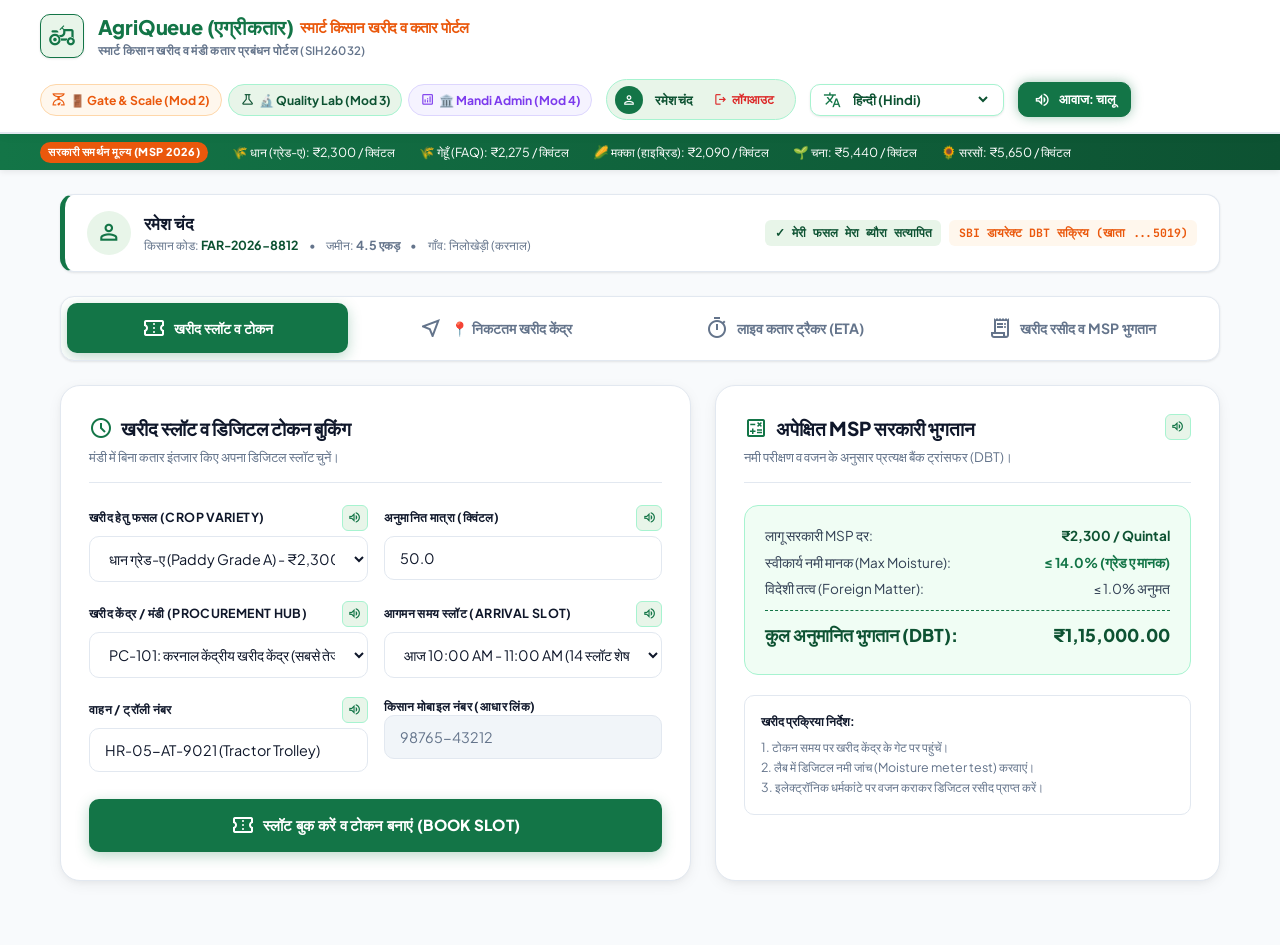
<file: public/index.html>
<!DOCTYPE html>
<html lang="en">
<head>
    <meta charset="UTF-8">
    <meta name="viewport" content="width=device-width, initial-scale=1.0">
    <title>AgriQueue | Smart Farmer Crop Procurement & Queue Management (SIH26032)</title>

    <!-- Google Fonts (Plus Jakarta Sans & JetBrains Mono) -->
    <link rel="preconnect" href="https://fonts.googleapis.com">
    <link rel="preconnect" href="https://fonts.gstatic.com" crossorigin>
    <link href="https://fonts.googleapis.com/css2?family=JetBrains+Mono:wght@500;600;700;800&family=Plus+Jakarta+Sans:wght@400;500;600;700;800&family=Material+Symbols+Outlined:wght,FILL@100..700,0..1&display=swap" rel="stylesheet">

    <!-- AgriQueue Procurement Vanilla CSS (White & Green Theme #137547) -->
    <link rel="stylesheet" href="farmer.css">
</head>
<body>

    <!-- 1. Top Header Navbar -->
    <header class="kisan-header">
        <div class="header-container">
            <div class="brand-wrap">
                <div class="brand-emblem">
                    <span class="material-symbols-outlined" style="font-size: 1.75rem;">agriculture</span>
                </div>
                <div class="brand-titles">
                    <h1>
                        <span data-i18n="portalTitle">AgriQueue</span>
                        <span class="hindi-sub" data-i18n="hindiSub">स्मार्ट किसान खरीद व कतार पोर्टल</span>
                    </h1>
                    <p data-i18n="portalSubtitle">Crop Procurement & Mandi Queue Management Platform (SIH26032)</p>
                </div>
            </div>

            <div class="header-actions">
                <!-- Stakeholder Portal Switchers -->
                <div style="display: flex; gap: 0.4rem; align-items: center; flex-wrap: wrap;">
                    <a href="gate_operator.html" style="text-decoration: none; display: flex; align-items: center; gap: 0.25rem; background: #fff7ed; border: 1px solid #fed7aa; padding: 0.35rem 0.65rem; border-radius: var(--radius-pill); font-size: 0.76rem; font-weight: 700; color: #ea580c;" title="Open Module 2: Gate Entry & Electronic Weighbridge">
                        <span class="material-symbols-outlined" style="font-size: 0.95rem;">scale</span>
                        <span>🚪 Gate & Scale (Mod 2)</span>
                    </a>
                    <a href="quality_inspector.html" style="text-decoration: none; display: flex; align-items: center; gap: 0.25rem; background: var(--color-primary-light); border: 1px solid var(--color-primary-border); padding: 0.35rem 0.65rem; border-radius: var(--radius-pill); font-size: 0.76rem; font-weight: 700; color: var(--color-primary-dark);" title="Open Module 3: Quality Lab & Moisture Testing">
                        <span class="material-symbols-outlined" style="font-size: 0.95rem;">science</span>
                        <span>🔬 Quality Lab (Mod 3)</span>
                    </a>
                    <a href="admin_dashboard.html" style="text-decoration: none; display: flex; align-items: center; gap: 0.25rem; background: #f5f3ff; border: 1px solid #ddd6fe; padding: 0.35rem 0.65rem; border-radius: var(--radius-pill); font-size: 0.76rem; font-weight: 700; color: #7c3aed;" title="Open Module 4: Mandi Admin & Live Queue Analytics">
                        <span class="material-symbols-outlined" style="font-size: 0.95rem;">analytics</span>
                        <span>🏛️ Mandi Admin (Mod 4)</span>
                    </a>
                </div>

                <!-- User Profile Session Badge & Logout -->
                <div class="user-nav-profile">
                    <div class="user-avatar-circle">
                        <span class="material-symbols-outlined" style="font-size: 1rem;">person</span>
                    </div>
                    <span style="font-size: 0.82rem; font-weight: 700; color: var(--color-primary-dark);" data-i18n="farmerName">रमेश चंद</span>
                    <button id="btn-logout-header" type="button" class="btn-logout" title="Sign Out">
                        <span class="material-symbols-outlined" style="font-size: 0.95rem;">logout</span>
                        <span data-i18n="logoutText">लॉगआउट</span>
                    </button>
                </div>

                <!-- Regional Language Dropdown -->
                <div class="lang-badge-box">
                    <span class="material-symbols-outlined" style="color: var(--color-primary); font-size: 1.15rem;">translate</span>
                    <select id="kisan-lang-select" aria-label="Select Regional Language">
                        <option value="en">English</option>
                        <option value="hi" selected>हिन्दी (Hindi)</option>
                        <option value="te">తెలుగు (Telugu)</option>
                        <option value="ta">தமிழ் (Tamil)</option>
                        <option value="pa">ਪੰਜਾਬੀ (Punjabi)</option>
                        <option value="mr">मराठी (Marathi)</option>
                        <option value="kn">ಕನ್ನಡ (Kannada)</option>
                        <option value="bn">বাংলা (Bengali)</option>
                        <option value="gu">ગુજરાતી (Gujarati)</option>
                    </select>
                </div>

                <!-- Master Voice Assistance Button -->
                <button id="master-voice-toggle" type="button" class="voice-master-btn active-voice" title="Toggle audio voice guidance">
                    <span class="material-symbols-outlined" style="font-size: 1.15rem;">volume_up</span>
                    <span data-i18n="voiceOn">आवाज: चालू</span>
                </button>
            </div>
        </div>
    </header>

    <!-- 2. Live Minimum Support Price (MSP) Ticker -->
    <div class="msp-ticker-strip">
        <div class="msp-ticker-content">
            <span class="ticker-tag" data-i18n="govMsp">सरकारी समर्थन मूल्य (MSP 2026)</span>
            <div class="ticker-crop-item" data-i18n="paddyTicker">🌾 धान (ग्रेड-ए): ₹2,300 / क्विंटल</div>
            <div class="ticker-crop-item" data-i18n="wheatTicker">🌾 गेहूँ (FAQ): ₹2,275 / क्विंटल</div>
            <div class="ticker-crop-item" data-i18n="maizeTicker">🌽 मक्का (हाइब्रिड): ₹2,090 / क्विंटल</div>
            <div class="ticker-crop-item" data-i18n="chanaTicker">🌱 चना: ₹5,440 / क्विंटल</div>
            <div class="ticker-crop-item" data-i18n="mustardTicker">🌻 सरसों: ₹5,650 / क्विंटल</div>
        </div>
    </div>

    <!-- 3. Main Application Layout -->
    <main class="main-layout">

        <!-- Farmer Profile Ribbon -->
        <section class="farmer-profile-ribbon">
            <div class="profile-info">
                <div class="profile-avatar">
                    <span class="material-symbols-outlined" style="font-size: 1.6rem;">person</span>
                </div>
                <div>
                    <div class="profile-name" data-i18n="farmerName">रमेश चंद</div>
                    <div class="profile-details">
                        <span><span data-i18n="farmerCode">किसान कोड</span>: <strong style="color: var(--color-primary-dark);">FAR-2026-8812</strong></span>
                        <span>•</span>
                        <span><span data-i18n="land">जमीन</span>: <strong data-i18n="landVal">4.5 एकड़</strong></span>
                        <span>•</span>
                        <span data-i18n="village">गाँव: निलोखेड़ी (करनाल)</span>
                    </div>
                </div>
            </div>
            <div style="display: flex; gap: 0.5rem; align-items: center; flex-wrap: wrap;">
                <span class="profile-badge" data-i18n="verifiedBadge">✓ मेरी फसल मेरा ब्यौरा सत्यापित</span>
                <span class="profile-badge" data-i18n="dbtBadge" style="background: var(--color-secondary-light); color: var(--color-secondary);">SBI डायरेक्ट DBT सक्रिय (खाता ...5019)</span>
            </div>
        </section>

        <!-- Navigation Tabs -->
        <nav class="portal-tabs">
            <button type="button" class="portal-tab-btn active" data-target="tab-proc-booking">
                <span class="material-symbols-outlined tab-icon">confirmation_number</span>
                <span data-i18n="tab1">खरीद स्लॉट व टोकन</span>
            </button>
            <button type="button" class="portal-tab-btn" data-target="tab-nearest-mandis">
                <span class="material-symbols-outlined tab-icon">near_me</span>
                <span data-i18n="tab2">📍 निकटतम खरीद केंद्र</span>
            </button>
            <button type="button" class="portal-tab-btn" data-target="tab-live-queue">
                <span class="material-symbols-outlined tab-icon">timer</span>
                <span data-i18n="tab3">लाइव कतार ट्रैकर (ETA)</span>
            </button>
            <button type="button" class="portal-tab-btn" data-target="tab-proc-records">
                <span class="material-symbols-outlined tab-icon">receipt_long</span>
                <span data-i18n="tab4">खरीद रसीद व MSP भुगतान</span>
            </button>
        </nav>

        <!-- ================================================================= -->
        <!-- TAB 1: MANDI PROCUREMENT SLOT & TOKEN BOOKING                    -->
        <!-- ================================================================= -->
        <section id="tab-proc-booking" class="tab-view active">
            <div class="grid-2-col">
                
                <!-- Left: Procurement Booking Form -->
                <div class="white-card">
                    <div class="card-header-clean">
                        <div>
                            <h2>
                                <span class="material-symbols-outlined">schedule</span>
                                <span data-i18n="bookingTitle">खरीद स्लॉट व डिजिटल टोकन बुकिंग</span>
                            </h2>
                            <p class="card-subtext" data-i18n="bookingSubtitle">मंडी में बिना कतार इंतजार किए अपना डिजिटल स्लॉट चुनें।</p>
                        </div>
                    </div>

                    <form id="kisan-procurement-form" class="form-layout">
                        
                        <!-- Crop Type & Quantity -->
                        <div class="form-row-2">
                            <div class="form-group-clean">
                                <div class="field-header-row">
                                    <label class="clean-label" for="proc-crop-select" data-i18n="cropLabel">खरीद हेतु फसल (Crop Variety)</label>
                                    <button type="button" class="voice-btn" data-voice-key="farmer.cropName" title="Listen / आवाज सुनें">
                                        <span class="material-symbols-outlined" style="font-size: 0.95rem;">volume_up</span>
                                    </button>
                                </div>
                                <select id="proc-crop-select" class="clean-select" required>
                                    <option value="paddy_a">धान ग्रेड-ए (Paddy Grade A) - ₹2,300/q</option>
                                    <option value="wheat">गेहूँ (Wheat FAQ) - ₹2,275/q</option>
                                    <option value="maize">मक्का (Maize Hybrid) - ₹2,090/q</option>
                                    <option value="chana">चना (Gram) - ₹5,440/q</option>
                                    <option value="mustard">सरसों (Mustard) - ₹5,650/q</option>
                                </select>
                            </div>

                            <div class="form-group-clean">
                                <div class="field-header-row">
                                    <label class="clean-label" for="proc-qty-input" data-i18n="qtyLabel">अनुमानित मात्रा (क्विंटल)</label>
                                    <button type="button" class="voice-btn" data-voice-key="farmer.quantity" title="Listen / आवाज सुनें">
                                        <span class="material-symbols-outlined" style="font-size: 0.95rem;">volume_up</span>
                                    </button>
                                </div>
                                <input type="number" id="proc-qty-input" class="clean-input" data-i18n="qtyPlaceholder" placeholder="उदा. 50" min="1" step="0.5" value="50.0" required>
                            </div>
                        </div>

                        <!-- Procurement Hub & Slot Selection -->
                        <div class="form-row-2">
                            <div class="form-group-clean">
                                <div class="field-header-row">
                                    <label class="clean-label" for="proc-hub-select" data-i18n="hubLabel">खरीद केंद्र / मंडी (Procurement Hub)</label>
                                    <button type="button" class="voice-btn" data-voice-key="farmer.hubSelect" title="Listen / आवाज सुनें">
                                        <span class="material-symbols-outlined" style="font-size: 0.95rem;">volume_up</span>
                                    </button>
                                </div>
                                <select id="proc-hub-select" class="clean-select" required>
                                    <option value="Karnal Central Procurement Hub">PC-101: करनाल केंद्रीय खरीद केंद्र (सबसे तेज)</option>
                                    <option value="Gharaunda Agri Mandi Centre">PC-102: घरौंडा अनाज मंडी केंद्र</option>
                                    <option value="Taraori Grain Market Hub">PC-103: तरावड़ी ग्रेन मार्केट हब</option>
                                </select>
                            </div>

                            <div class="form-group-clean">
                                <div class="field-header-row">
                                    <label class="clean-label" for="proc-slot-select" data-i18n="slotLabel">आगमन समय स्लॉट (Arrival Slot)</label>
                                    <button type="button" class="voice-btn" data-voice-key="farmer.sowingDate" title="Listen / आवाज सुनें">
                                        <span class="material-symbols-outlined" style="font-size: 0.95rem;">volume_up</span>
                                    </button>
                                </div>
                                <select id="proc-slot-select" class="clean-select" required>
                                    <option value="Today 09:00 AM - 10:00 AM">आज 09:00 AM - 10:00 AM (8 स्लॉट शेष)</option>
                                    <option value="Today 10:00 AM - 11:00 AM" selected>आज 10:00 AM - 11:00 AM (14 स्लॉट शेष)</option>
                                    <option value="Today 11:00 AM - 12:00 PM">आज 11:00 AM - 12:00 PM (4 स्लॉट शेष)</option>
                                    <option value="Today 02:00 PM - 03:00 PM">आज 02:00 PM - 03:00 PM (18 स्लॉट शेष)</option>
                                </select>
                            </div>
                        </div>

                        <!-- Vehicle & Driver info -->
                        <div class="form-row-2">
                            <div class="form-group-clean">
                                <div class="field-header-row">
                                    <label class="clean-label" for="proc-vehicle-input" data-i18n="vehicleLabel">वाहन / ट्रॉली नंबर</label>
                                    <button type="button" class="voice-btn" data-voice-key="farmer.fertilizers" title="Listen / आवाज सुनें">
                                        <span class="material-symbols-outlined" style="font-size: 0.95rem;">volume_up</span>
                                    </button>
                                </div>
                                <input type="text" id="proc-vehicle-input" class="clean-input" placeholder="HR-05-AT-9021" value="HR-05-AT-9021 (Tractor Trolley)">
                            </div>
                            <div class="form-group-clean">
                                <label class="clean-label" data-i18n="phoneLabel">किसान मोबाइल नंबर (आधार लिंक)</label>
                                <input type="text" id="proc-phone-input" class="clean-input" value="98765-43212" readonly style="background: var(--bg-surface-alt); color: var(--text-muted);">
                            </div>
                        </div>

                        <button type="submit" class="btn-kisan-primary" style="margin-top: 0.5rem;">
                            <span class="material-symbols-outlined">confirmation_number</span>
                            <span data-i18n="bookBtn">स्लॉट बुक करें व टोकन बनाएं (BOOK SLOT)</span>
                        </button>
                    </form>
                </div>

                <!-- Right: Expected MSP Payout & FCI Moisture Standards -->
                <div class="white-card">
                    <div class="card-header-clean">
                        <div style="display: flex; justify-content: space-between; align-items: flex-start; width: 100%;">
                            <div>
                                <h2>
                                    <span class="material-symbols-outlined">calculate</span>
                                    <span data-i18n="calcTitle">अपेक्षित MSP सरकारी भुगतान</span>
                                </h2>
                                <p class="card-subtext" data-i18n="calcSubtitle">नमी परीक्षण व वजन के अनुसार प्रत्यक्ष बैंक ट्रांसफर (DBT)।</p>
                            </div>
                            <button type="button" class="voice-btn" data-voice-key="farmer.cropImage" title="Listen / आवाज सुनें">
                                <span class="material-symbols-outlined" style="font-size: 0.95rem;">volume_up</span>
                            </button>
                        </div>
                    </div>

                    <div class="payout-calc-box">
                        <div class="calc-row">
                            <span data-i18n="mspRateLabel">लागू सरकारी MSP दर:</span>
                            <strong id="calc-rate-display" style="color: var(--color-primary-dark);">₹2,300 / Quintal</strong>
                        </div>
                        <div class="calc-row">
                            <span data-i18n="moistureNormLabel">स्वीकार्य नमी मानक (Max Moisture):</span>
                            <span style="font-weight: 700; color: var(--color-primary);" data-i18n="moistureNormVal">≤ 14.0% (ग्रेड ए मानक)</span>
                        </div>
                        <div class="calc-row">
                            <span data-i18n="foreignMatterLabel">विदेशी तत्व (Foreign Matter):</span>
                            <span data-i18n="foreignMatterVal">≤ 1.0% अनुमत</span>
                        </div>
                        <div class="calc-row total-payout">
                            <span data-i18n="totalPayoutLabel">कुल अनुमानित भुगतान (DBT):</span>
                            <span id="calc-total-display">₹1,15,000.00</span>
                        </div>
                    </div>

                    <div style="margin-top: 1.25rem; padding: 1rem; background: #ffffff; border: 1.5px solid var(--border-subtle); border-radius: var(--radius-md); font-size: 0.78rem; color: var(--text-muted); line-height: 1.6;">
                        <strong style="color: var(--text-main); display: block; margin-bottom: 0.35rem;" data-i18n="instructionTitle">खरीद प्रक्रिया निर्देश:</strong>
                        <div data-i18n="instruction1">1. टोकन समय पर खरीद केंद्र के गेट पर पहुंचें।</div>
                        <div data-i18n="instruction2">2. लैब में डिजिटल नमी जांच (Moisture meter test) करवाएं।</div>
                        <div data-i18n="instruction3">3. इलेक्ट्रॉनिक धर्मकांटे पर वजन कराकर डिजिटल रसीद प्राप्त करें।</div>
                    </div>
                </div>

            </div>
        </section>

        <!-- ================================================================= -->
        <!-- TAB 2: GEOLOCATION-BASED NEAREST PROCUREMENT CENTRES              -->
        <!-- ================================================================= -->
        <section id="tab-nearest-mandis" class="tab-view">
            
            <!-- GPS Location Bar -->
            <div class="gps-banner-card">
                <div class="gps-info-wrap">
                    <div class="gps-radar-icon">
                        <span class="material-symbols-outlined" style="font-size: 1.6rem;">radar</span>
                    </div>
                    <div>
                        <div class="gps-title" data-i18n="gpsBannerTitle">खेत की लोकेशन व निकटतम सरकारी खरीद केंद्र</div>
                        <div id="gps-coords-display" class="gps-subtitle" data-i18n="gpsBannerSubtitle">
                            Farm Location: 29.6857° N, 76.9905° E (Nilokheri, Karnal)
                        </div>
                    </div>
                </div>
                <button type="button" id="btn-gps-detect" class="btn-gps-detect">
                    <span class="material-symbols-outlined" style="font-size: 1.15rem;">my_location</span>
                    <span data-i18n="btnGpsDetect">खेत की लोकेशन खोजें (GPS Detect)</span>
                </button>
            </div>

            <!-- List of Nearby Mandis -->
            <div class="white-card">
                <div class="card-header-clean">
                    <div>
                        <h2>
                            <span class="material-symbols-outlined">near_me</span>
                            <span data-i18n="nearestMandiTitle">आपके निकटतम खरीद केंद्र एवं मंडियां</span>
                        </h2>
                        <p class="card-subtext" data-i18n="nearestMandiSub">स्लॉट बुक करने के लिए किसी भी केंद्र का चयन करें।</p>
                    </div>
                </div>

                <div id="nearest-mandis-container" class="mandi-centres-grid">
                    <!-- Dynamically injected and sorted by distance in farmer_app.js -->
                </div>
            </div>

        </section>

        <!-- ================================================================= -->
        <!-- TAB 3: LIVE QUEUE TRACKER & STAGES                                -->
        <!-- ================================================================= -->
        <section id="tab-live-queue" class="tab-view">
            <div class="grid-2-col">
                
                <!-- Left: Active Queue Ticket -->
                <div class="white-card">
                    <div class="card-header-clean">
                        <div>
                            <h2>
                                <span class="material-symbols-outlined">timer</span>
                                <span data-i18n="ticketCardTitle">आपका डिजिटल कतार टोकन</span>
                            </h2>
                            <p class="card-subtext" data-i18n="ticketCardSubtitle">स्मार्ट AI M/M/c एल्गोरिदम द्वारा लाइव कतार स्थिति।</p>
                        </div>
                    </div>

                    <div id="live-ticket-card" class="queue-ticket">
                        <div class="ticket-header" data-i18n="ticketHeader">🏛️ करनाल केंद्रीय खरीद केंद्र • लेन 2</div>
                        <div id="active-token-hero" class="ticket-number-display">TK-1042</div>
                        <div class="ticket-lane-pill" data-i18n="assignedLane">आवंटित काउंटर: काउंटर 2 (Moisture Lab Ready)</div>

                        <div class="ticket-meta-grid">
                            <div class="ticket-meta-item">
                                <span data-i18n="currServing">वर्तमान सेवारत</span>
                                <strong id="lq-serving" style="color: var(--color-secondary);">TK-1039</strong>
                            </div>
                            <div class="ticket-meta-item">
                                <span data-i18n="estTime">अनुमानित समय</span>
                                <strong id="lq-eta" style="color: var(--color-primary-dark);">~9 मिनट</strong>
                            </div>
                            <div class="ticket-meta-item">
                                <span data-i18n="aheadCount">आगे किसान</span>
                                <strong data-i18n="aheadVal">3 किसान</strong>
                            </div>
                        </div>

                        <!-- Stepper -->
                        <div class="queue-stepper">
                            <div class="step-item step-done">
                                <div class="step-circle">✓</div>
                                <div class="step-label" data-i18n="step1">स्लॉट बुक</div>
                            </div>
                            <div class="step-item step-done">
                                <div class="step-circle">✓</div>
                                <div class="step-label" data-i18n="step2">गेट एंट्री</div>
                            </div>
                            <div class="step-item step-active">
                                <div class="step-circle">3</div>
                                <div class="step-label" data-i18n="step3">नमी परीक्षण</div>
                            </div>
                            <div class="step-item">
                                <div class="step-circle">4</div>
                                <div class="step-label" data-i18n="step4">धर्मकांटा वजन</div>
                            </div>
                            <div class="step-item">
                                <div class="step-circle">5</div>
                                <div class="step-label" data-i18n="step5">बैंक भुगतान</div>
                            </div>
                        </div>

                        <div style="font-size: 0.75rem; color: var(--text-muted); margin-top: 0.5rem;" data-i18n="voiceNotice">
                            📢 जब आपका टोकन काउंटर पर बुलाया जाएगा, लाउडस्पीकर व एसएमएस द्वारा आवाज में सूचना मिलेगी।
                        </div>
                    </div>
                </div>

                <!-- Right: Live Mandi Inspection & Moisture Result Card -->
                <div class="white-card">
                    <div class="card-header-clean">
                        <div style="display: flex; justify-content: space-between; align-items: flex-start; width: 100%;">
                            <div>
                                <h2>
                                    <span class="material-symbols-outlined">biotech</span>
                                    <span data-i18n="qualityTitle">लाइव गुणवत्ता व धर्मकांटा स्थिति</span>
                                </h2>
                                <p class="card-subtext" data-i18n="qualitySubtitle">लैब नमी व इलेक्ट्रॉनिक वेईब्रिज लाइव डेटा।</p>
                            </div>
                            <button type="button" class="voice-btn" data-voice-key="farmer.transferDistributor" title="Listen / आवाज सुनें">
                                <span class="material-symbols-outlined" style="font-size: 0.95rem;">volume_up</span>
                            </button>
                        </div>
                    </div>

                    <div style="display: flex; flex-direction: column; gap: 1rem;">
                        <div style="background: var(--bg-surface-alt); border: 1.5px solid var(--border-subtle); border-radius: var(--radius-md); padding: 1rem;">
                            <div style="display: flex; justify-content: space-between; align-items: center;">
                                <span style="font-size: 0.82rem; font-weight: 700; color: var(--text-main);" data-i18n="moistureTestLabel">डिजिटल नमी मीटर (Moisture Test):</span>
                                <span class="crop-badge-status" data-i18n="gradePassBadge">11.8% (ग्रेड-ए पास)</span>
                            </div>
                            <p style="font-size: 0.75rem; color: var(--text-muted); margin-top: 0.35rem;" data-i18n="moistureDesc">
                                नमी की मात्रा 14.0% से कम है। 100% पूर्ण MSP दर (₹2,300/q) लागू। शून्य कटौती।
                            </p>
                        </div>

                        <div style="background: var(--bg-surface-alt); border: 1.5px solid var(--border-subtle); border-radius: var(--radius-md); padding: 1rem;">
                            <div style="display: flex; justify-content: space-between; align-items: center;">
                                <span style="font-size: 0.82rem; font-weight: 700; color: var(--text-main);" data-i18n="weighmentLabel">इलेक्ट्रॉनिक वेईब्रिज (Weighment):</span>
                                <span id="lq-net" style="font-family: var(--font-mono); font-weight: 800; color: var(--color-primary-dark);">50.00 Quintals</span>
                            </div>
                            <div style="font-size: 0.75rem; color: var(--text-muted); margin-top: 0.35rem; font-family: var(--font-mono);" data-i18n="weighmentDesc">
                                सकल वजन: 58.20 Qtl • खाली ट्रॉली: 8.20 Qtl = शुद्ध: 50.00 Qtl
                            </div>
                        </div>

                        <div style="background: #f0fdf4; border: 1.5px solid var(--color-primary-border); border-radius: var(--radius-md); padding: 1rem;">
                            <div style="display: flex; justify-content: space-between; align-items: center;">
                                <span style="font-size: 0.82rem; font-weight: 800; color: var(--color-primary-dark);" data-i18n="dbtAmountLabel">डीबीटी भुगतान राशि:</span>
                                <strong id="lq-amount" style="font-size: 1.1rem; color: #16a34a; font-family: var(--font-mono);">₹1,15,000.00</strong>
                            </div>
                            <p style="font-size: 0.72rem; color: var(--text-muted); margin-top: 0.25rem;" data-i18n="dbtTransferDesc">
                                पीएफएमएस (PFMS) द्वारा भारतीय स्टेट बैंक खाते (...5019) में अंतरित किया जा रहा है।
                            </p>
                        </div>
                    </div>
                </div>

            </div>
        </section>

        <!-- ================================================================= -->
        <!-- TAB 4: PROCUREMENT J-FORMS & PAYMENT RECEIPTS                     -->
        <!-- ================================================================= -->
        <section id="tab-proc-records" class="tab-view">
            <div class="white-card">
                <div class="card-header-clean">
                    <div>
                        <h2>
                            <span class="material-symbols-outlined">receipt_long</span>
                            <span data-i18n="recordsTitle">सरकारी खरीद जे-फॉर्म व भुगतान रसीदें</span>
                        </h2>
                        <p class="card-subtext" data-i18n="recordsSubtitle">खरीद केंद्र द्वारा प्रमाणित रसीदें व बैंक लेनदेन विवरण।</p>
                    </div>
                </div>

                <div id="procurement-list-container" class="crops-grid-list">
                    <!-- Dynamic Procurement Batches loaded via farmer_app.js -->
                </div>
            </div>
        </section>

    </main>

    <!-- Farmer Procurement Logic & Audio Voice Scripts -->
    <script src="queue_engine.js"></script>
    <script src="ops_store.js"></script>
    <script src="farmer_app.js"></script>

</body>
</html>
</file>
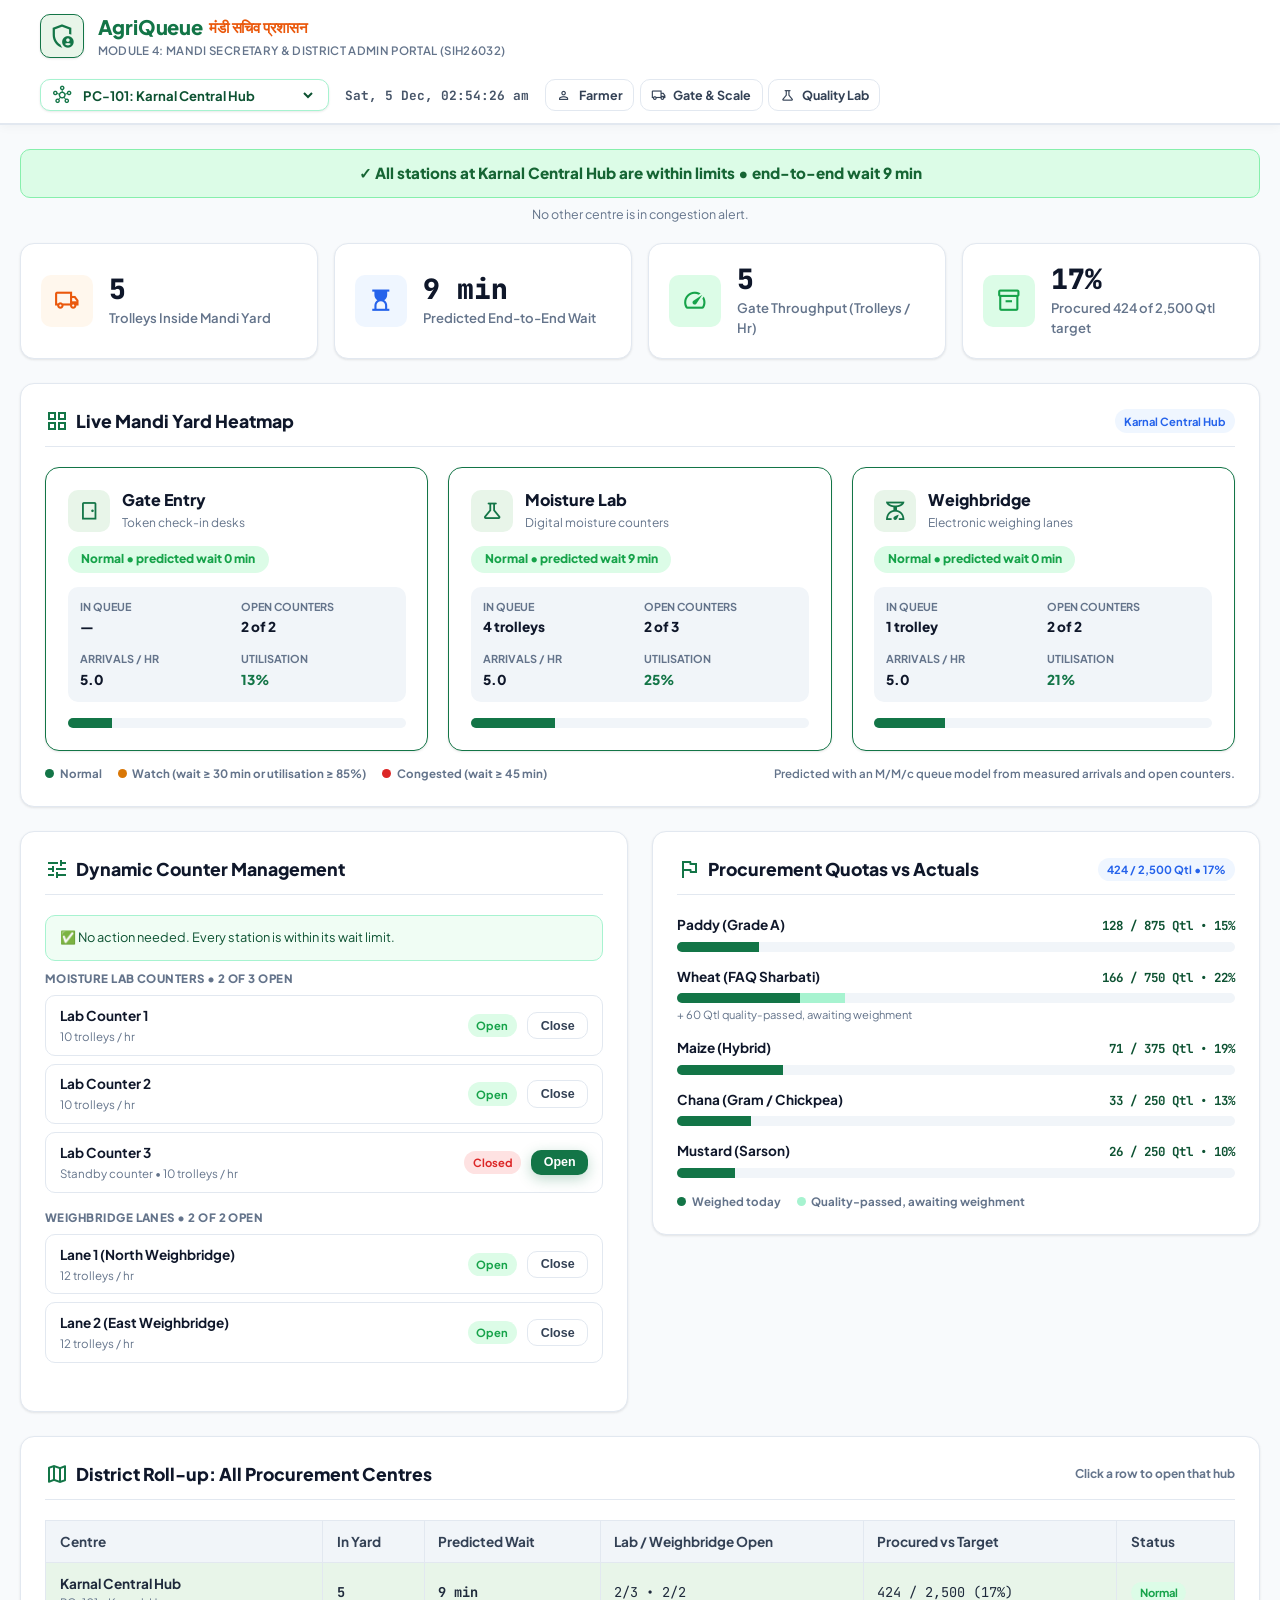
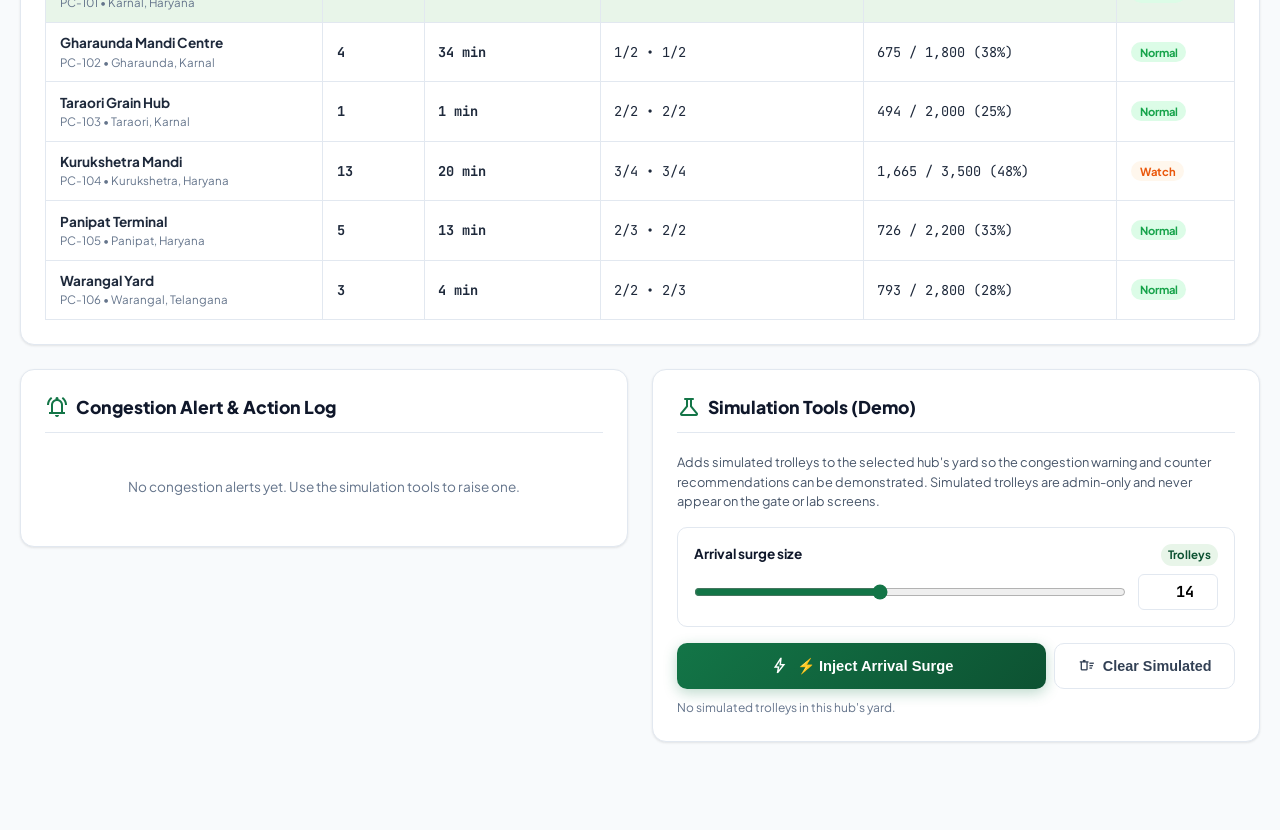
<file: public/admin_dashboard.html>
<!DOCTYPE html>
<html lang="en">
<head>
    <meta charset="UTF-8">
    <meta name="viewport" content="width=device-width, initial-scale=1.0">
    <title>Mandi Secretary Admin Portal | AgriQueue (SIH26032)</title>

    <!-- Google Fonts -->
    <link rel="preconnect" href="https://fonts.googleapis.com">
    <link rel="preconnect" href="https://fonts.gstatic.com" crossorigin>
    <link href="https://fonts.googleapis.com/css2?family=JetBrains+Mono:wght@500;600;700;800&family=Plus+Jakarta+Sans:wght@400;500;600;700;800&family=Material+Symbols+Outlined:wght,FILL@100..700,0..1&display=swap" rel="stylesheet">

    <!-- Shared AgriQueue Vanilla CSS Design System -->
    <link rel="stylesheet" href="farmer.css">

    <!-- Operations portal components (identical to the Quality Lab page styles) -->
    <link rel="stylesheet" href="ops_portal.css">

    <!-- Admin-only layout helpers (design tokens only: no new colours, sizes or radii) -->
    <style>
        .ad-two-col {
            display: grid;
            grid-template-columns: 1fr 1fr;
            gap: 1.5rem;
            margin-bottom: 1.5rem;
            align-items: start;
        }

        @media (max-width: 1024px) {
            .ad-two-col {
                grid-template-columns: 1fr;
            }
        }

        .ad-block {
            margin-bottom: 1.5rem;
        }

        .ad-bar-track {
            height: 10px;
            border-radius: var(--radius-pill);
            background: var(--bg-surface-alt);
            overflow: hidden;
            display: flex;
        }

        .ad-bar-fill {
            height: 100%;
            background: var(--color-primary);
            transition: width var(--transition-smooth);
        }

        .ad-bar-pipeline {
            height: 100%;
            background: var(--color-primary-border);
            transition: width var(--transition-smooth);
        }

        .ad-group-title {
            font-size: 0.72rem;
            font-weight: 800;
            color: var(--text-muted);
            text-transform: uppercase;
            letter-spacing: 0.04em;
            margin: 1rem 0 0.5rem;
        }

        .ad-group-title:first-child {
            margin-top: 0;
        }

        .ad-row {
            display: flex;
            justify-content: space-between;
            align-items: center;
            gap: 0.75rem;
            padding: 0.6rem 0.85rem;
            border: 1px solid var(--border-subtle);
            border-radius: var(--radius-md);
            background: #ffffff;
            margin-bottom: 0.5rem;
        }

        .ad-row-name {
            font-size: 0.85rem;
            font-weight: 700;
            color: var(--text-main);
        }

        .ad-row-sub {
            font-size: 0.72rem;
            color: var(--text-muted);
            margin-top: 0.1rem;
        }

        .ad-rec {
            display: flex;
            justify-content: space-between;
            align-items: center;
            gap: 0.75rem;
            padding: 0.75rem 0.9rem;
            border-radius: var(--radius-md);
            font-size: 0.8rem;
            margin-bottom: 0.6rem;
        }

        .ad-rec-alert { background: #fef2f2; border: 1.5px solid #fca5a5; color: #991b1b; }
        .ad-rec-watch { background: #fef3c7; border: 1.5px solid #fde68a; color: #92400e; }

        .ad-legend {
            display: flex;
            gap: 1rem;
            flex-wrap: wrap;
            font-size: 0.72rem;
            font-weight: 700;
            color: var(--text-muted);
            margin-top: 0.85rem;
        }

        .ad-dot {
            display: inline-block;
            width: 9px;
            height: 9px;
            border-radius: var(--radius-pill);
            margin-right: 0.35rem;
        }

        .ad-hub-row {
            cursor: pointer;
        }

        .ad-hub-row:hover td {
            background: #f8fafc;
        }

        .ad-hub-row.active td {
            background: var(--color-primary-light);
        }

        .ad-log-row {
            display: flex;
            align-items: flex-start;
            gap: 0.6rem;
            padding: 0.6rem 0;
            border-bottom: 1px dashed var(--border-subtle);
            font-size: 0.8rem;
            color: #334155;
        }

        .ad-log-row:last-child {
            border-bottom: none;
        }

        .ad-log-time {
            margin-left: auto;
            font-family: var(--font-mono);
            font-size: 0.72rem;
            color: var(--text-muted);
            white-space: nowrap;
        }
    </style>
</head>
<body>

    <!-- 1. Header Navigation -->
    <header class="kisan-header">
        <div class="header-container">
            <a href="farmer_dashboard.html" style="text-decoration: none; color: inherit;">
                <div class="brand-wrap">
                    <div class="brand-emblem">
                        <span class="material-symbols-outlined" style="font-size: 1.75rem;">admin_panel_settings</span>
                    </div>
                    <div class="brand-titles">
                        <h1>
                            <span>AgriQueue</span>
                            <span class="hindi-sub">मंडी सचिव प्रशासन</span>
                        </h1>
                        <p>Module 4: Mandi Secretary & District Admin Portal (SIH26032)</p>
                    </div>
                </div>
            </a>

            <div class="op-header-meta">
                <!-- Hub switcher -->
                <div class="lang-badge-box">
                    <span class="material-symbols-outlined" style="color: var(--color-primary); font-size: 1.15rem;">hub</span>
                    <select id="ad-hub-select" aria-label="Select procurement hub"></select>
                </div>

                <div style="font-family: var(--font-mono); font-size: 0.8rem; font-weight: 700; color: #475569;" id="ad-live-clock">
                    --:--:--
                </div>

                <div style="display: flex; gap: 0.35rem; align-items: center; flex-wrap: wrap;">
                    <a href="farmer_dashboard.html" class="btn-op-action btn-op-secondary" style="font-size: 0.78rem; padding: 0.35rem 0.65rem; text-decoration: none;">
                        <span class="material-symbols-outlined" style="font-size: 0.95rem;">person</span>
                        <span>Farmer</span>
                    </a>
                    <a href="gate_operator.html" class="btn-op-action btn-op-secondary" style="font-size: 0.78rem; padding: 0.35rem 0.65rem; text-decoration: none;">
                        <span class="material-symbols-outlined" style="font-size: 0.95rem;">local_shipping</span>
                        <span>Gate & Scale</span>
                    </a>
                    <a href="quality_inspector.html" class="btn-op-action btn-op-secondary" style="font-size: 0.78rem; padding: 0.35rem 0.65rem; text-decoration: none;">
                        <span class="material-symbols-outlined" style="font-size: 0.95rem;">science</span>
                        <span>Quality Lab</span>
                    </a>
                </div>
            </div>
        </div>
    </header>

    <div class="op-container">

        <!-- 2. Congestion Alert Banner -->
        <div class="ad-block" style="margin-bottom: 1.25rem;">
            <div id="ad-banner" class="op-decision-badge badge-grade-a" style="margin-bottom: 0.4rem;">—</div>
            <div id="ad-banner-sub" style="font-size: 0.78rem; color: #64748b; text-align: center;"></div>
        </div>

        <!-- 3. Top Metric KPI Row -->
        <div class="op-stats-grid">
            <div class="op-stat-card">
                <div class="op-stat-icon-box stat-icon-deduction">
                    <span class="material-symbols-outlined" style="font-size: 1.6rem;">local_shipping</span>
                </div>
                <div class="op-stat-info">
                    <h3 id="ad-kpi-yard">0</h3>
                    <p>Trolleys Inside Mandi Yard</p>
                </div>
            </div>

            <div class="op-stat-card">
                <div class="op-stat-icon-box stat-icon-pending">
                    <span class="material-symbols-outlined" style="font-size: 1.6rem;">hourglass_top</span>
                </div>
                <div class="op-stat-info">
                    <h3 id="ad-kpi-wait">0</h3>
                    <p>Predicted End-to-End Wait</p>
                </div>
            </div>

            <div class="op-stat-card">
                <div class="op-stat-icon-box stat-icon-passed">
                    <span class="material-symbols-outlined" style="font-size: 1.6rem;">speed</span>
                </div>
                <div class="op-stat-info">
                    <h3 id="ad-kpi-throughput">0</h3>
                    <p>Gate Throughput (Trolleys / Hr)</p>
                </div>
            </div>

            <div class="op-stat-card">
                <div class="op-stat-icon-box stat-icon-passed">
                    <span class="material-symbols-outlined" style="font-size: 1.6rem;">inventory_2</span>
                </div>
                <div class="op-stat-info">
                    <h3 id="ad-kpi-procured">0%</h3>
                    <p id="ad-kpi-procured-sub">Procured vs Daily Target</p>
                </div>
            </div>
        </div>

        <!-- 4. Live Mandi Yard Heatmap -->
        <div class="op-analyzer-card ad-block">
            <div class="op-card-title-row">
                <h3>
                    <span class="material-symbols-outlined" style="color: var(--color-primary);">grid_view</span>
                    <span>Live Mandi Yard Heatmap</span>
                </h3>
                <span id="ad-heat-hub" class="op-badge op-badge-pending">—</span>
            </div>

            <div class="mandi-centres-grid" id="ad-heat-grid" style="margin-top: 0;">
                <!-- Station tiles rendered by admin_app.js -->
            </div>

            <div class="ad-legend">
                <span><span class="ad-dot" style="background: var(--color-primary);"></span>Normal</span>
                <span><span class="ad-dot" style="background: var(--status-warning);"></span>Watch (wait ≥ 30 min or utilisation ≥ 85%)</span>
                <span><span class="ad-dot" style="background: var(--status-danger);"></span>Congested (wait ≥ 45 min)</span>
                <span style="margin-left: auto; font-weight: 600;">Predicted with an M/M/c queue model from measured arrivals and open counters.</span>
            </div>
        </div>

        <!-- 5. Counter Management + Quotas -->
        <div class="ad-two-col">
            <div class="op-analyzer-card">
                <div class="op-card-title-row">
                    <h3>
                        <span class="material-symbols-outlined" style="color: var(--color-primary);">tune</span>
                        <span>Dynamic Counter Management</span>
                    </h3>
                </div>

                <div id="ad-recs"></div>
                <div id="ad-counters"></div>
                <div id="ad-counter-msg" style="font-size: 0.78rem; color: #991b1b; margin-top: 0.5rem; min-height: 1rem;"></div>
            </div>

            <div class="op-analyzer-card">
                <div class="op-card-title-row">
                    <h3>
                        <span class="material-symbols-outlined" style="color: var(--color-primary);">flag</span>
                        <span>Procurement Quotas vs Actuals</span>
                    </h3>
                    <span id="ad-quota-total" class="op-badge op-badge-pending">—</span>
                </div>

                <div id="ad-quotas"></div>

                <div class="ad-legend" style="margin-top: 0.75rem;">
                    <span><span class="ad-dot" style="background: var(--color-primary);"></span>Weighed today</span>
                    <span><span class="ad-dot" style="background: var(--color-primary-border);"></span>Quality-passed, awaiting weighment</span>
                </div>
            </div>
        </div>

        <!-- 6. District Roll-up -->
        <div class="op-analyzer-card ad-block">
            <div class="op-card-title-row">
                <h3>
                    <span class="material-symbols-outlined" style="color: var(--color-primary);">map</span>
                    <span>District Roll-up: All Procurement Centres</span>
                </h3>
                <span style="font-size: 0.75rem; color: #64748b; font-weight: 700;">Click a row to open that hub</span>
            </div>

            <div style="overflow-x: auto;">
                <table class="cert-table" style="margin-bottom: 0;">
                    <thead>
                        <tr>
                            <th>Centre</th>
                            <th>In Yard</th>
                            <th>Predicted Wait</th>
                            <th>Lab / Weighbridge Open</th>
                            <th>Procured vs Target</th>
                            <th>Status</th>
                        </tr>
                    </thead>
                    <tbody id="ad-district-body"></tbody>
                </table>
            </div>
        </div>

        <!-- 7. Alert Log + Demo Tools -->
        <div class="ad-two-col">
            <div class="op-analyzer-card">
                <div class="op-card-title-row">
                    <h3>
                        <span class="material-symbols-outlined" style="color: var(--color-primary);">notifications_active</span>
                        <span>Congestion Alert & Action Log</span>
                    </h3>
                </div>
                <div id="ad-alert-log"></div>
            </div>

            <div class="op-analyzer-card">
                <div class="op-card-title-row">
                    <h3>
                        <span class="material-symbols-outlined" style="color: var(--color-primary);">science</span>
                        <span>Simulation Tools (Demo)</span>
                    </h3>
                </div>

                <p style="font-size: 0.8rem; color: #475569; margin-bottom: 1rem;">
                    Adds simulated trolleys to the selected hub's yard so the congestion warning and counter recommendations can be demonstrated.
                    Simulated trolleys are admin-only and never appear on the gate or lab screens.
                </p>

                <div class="op-input-group" style="margin-bottom: 1rem;">
                    <label>
                        <span>Arrival surge size</span>
                        <span class="norm-tag">Trolleys</span>
                    </label>
                    <div class="slider-with-number">
                        <input type="range" id="ad-surge-slider" min="2" max="30" step="1" value="14">
                        <input type="number" id="ad-surge-input" min="1" max="60" step="1" value="14">
                    </div>
                </div>

                <div style="display: flex; gap: 0.5rem; flex-wrap: wrap;">
                    <button type="button" id="btn-surge" class="btn-probe-scan" style="flex: 1 1 auto; white-space: nowrap;">
                        <span class="material-symbols-outlined" style="font-size: 1.2rem;">bolt</span>
                        <span>⚡ Inject Arrival Surge</span>
                    </button>
                    <button type="button" id="btn-clear-sim" class="btn-op-action btn-op-secondary" style="white-space: nowrap;">
                        <span class="material-symbols-outlined" style="font-size: 1.1rem;">delete_sweep</span>
                        <span>Clear Simulated</span>
                    </button>
                </div>
                <div id="ad-sim-note" style="font-size: 0.75rem; color: #64748b; margin-top: 0.6rem;"></div>
            </div>
        </div>

    </div>

    <!-- Mandi Admin Controller Scripts -->
    <script src="queue_engine.js"></script>
    <script src="ops_store.js"></script>
    <script src="admin_app.js"></script>
</body>
</html>
</file>
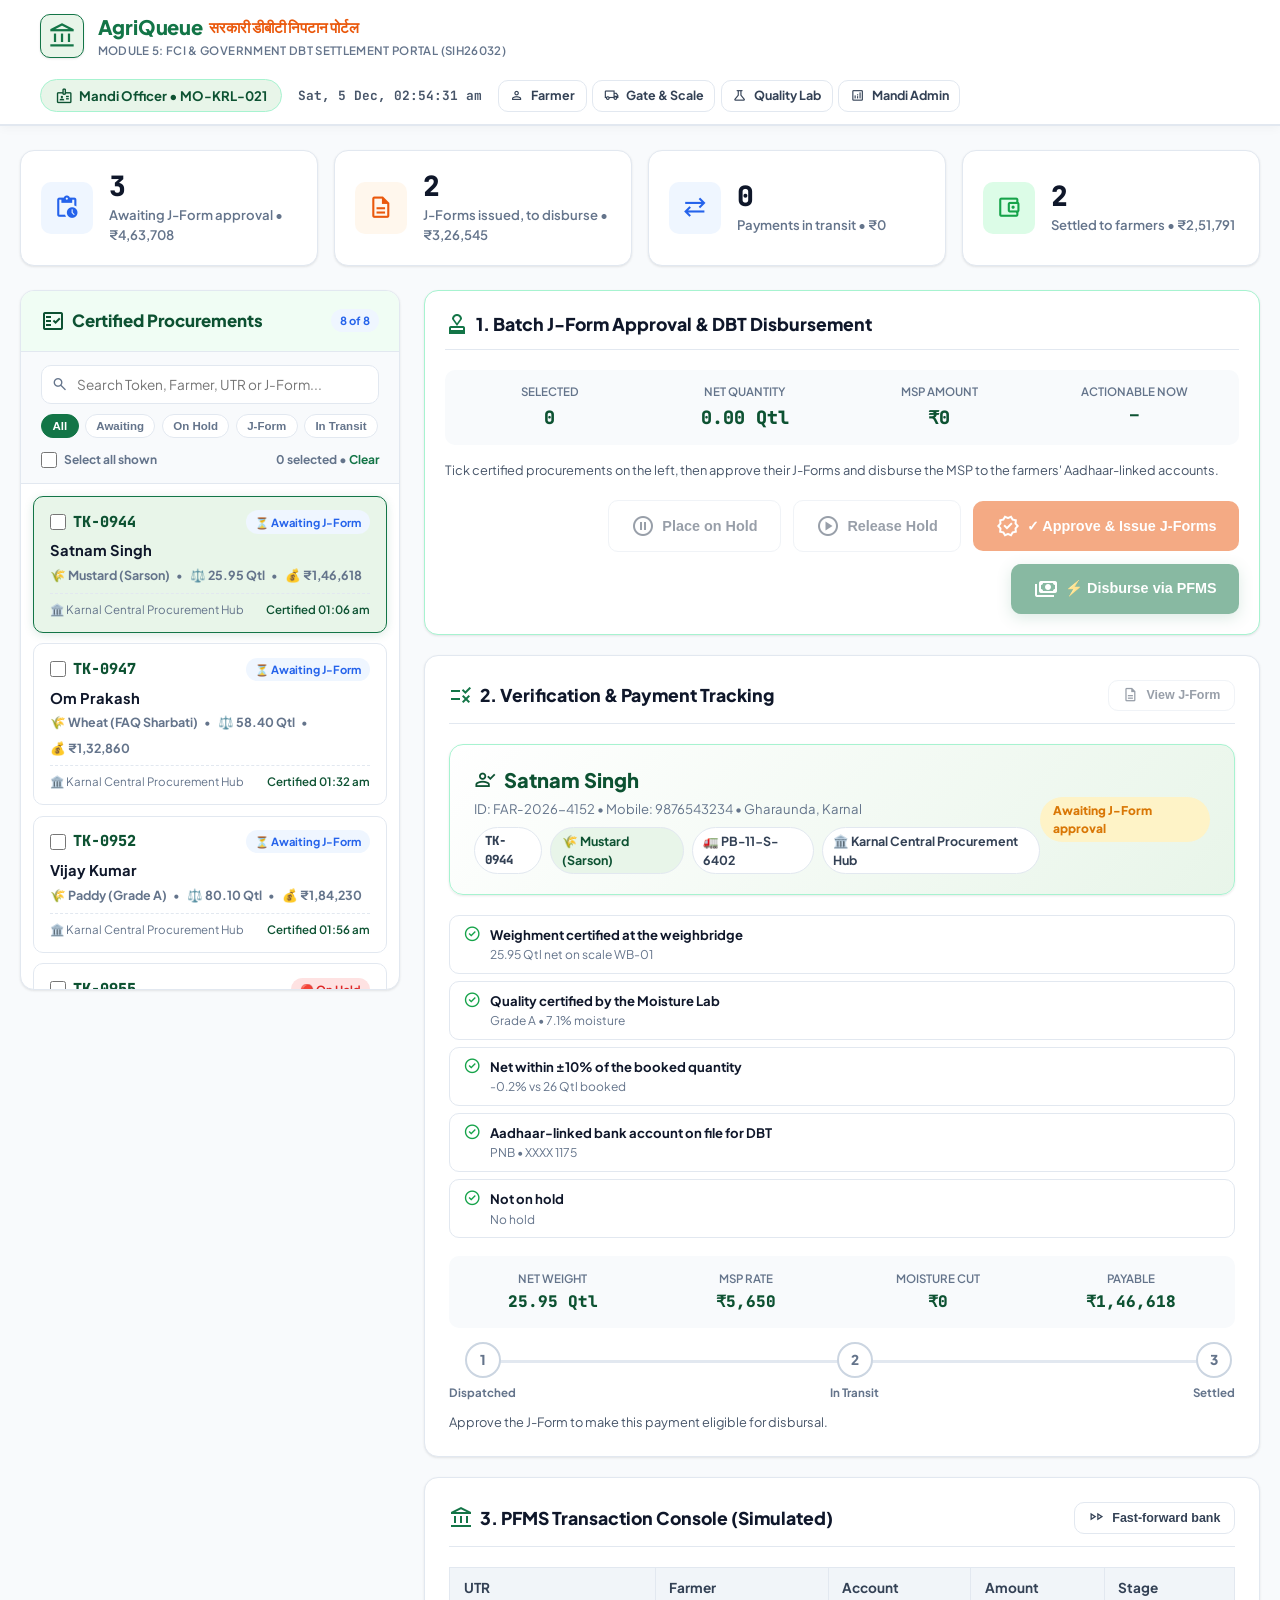
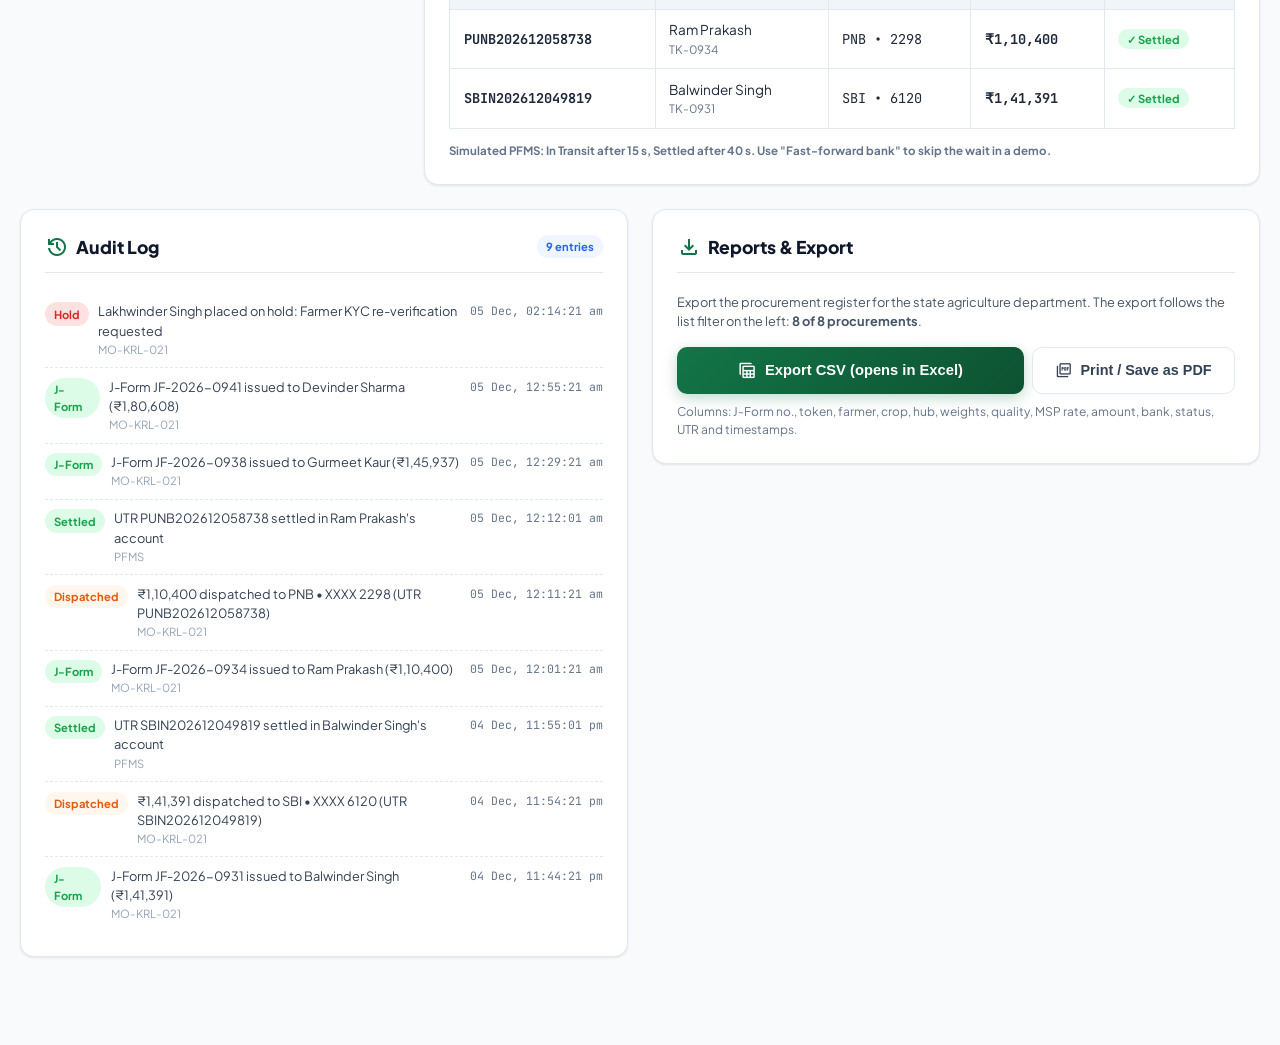
<file: public/dbt_portal.html>
<!DOCTYPE html>
<html lang="en">
<head>
    <meta charset="UTF-8">
    <meta name="viewport" content="width=device-width, initial-scale=1.0">
    <title>DBT Settlement Portal | AgriQueue (SIH26032)</title>

    <!-- Google Fonts -->
    <link rel="preconnect" href="https://fonts.googleapis.com">
    <link rel="preconnect" href="https://fonts.gstatic.com" crossorigin>
    <link href="https://fonts.googleapis.com/css2?family=JetBrains+Mono:wght@500;600;700;800&family=Plus+Jakarta+Sans:wght@400;500;600;700;800&family=Material+Symbols+Outlined:wght,FILL@100..700,0..1&display=swap" rel="stylesheet">

    <!-- Shared AgriQueue Vanilla CSS Design System -->
    <link rel="stylesheet" href="farmer.css">

    <!-- Operations portal components (identical to the Quality Lab page styles) -->
    <link rel="stylesheet" href="ops_portal.css">

    <!-- DBT-only layout helpers (design tokens only: no new colours, sizes or radii) -->
    <style>
        .db-two-col {
            display: grid;
            grid-template-columns: 1fr 1fr;
            gap: 1.5rem;
            margin-bottom: 1.5rem;
            align-items: start;
        }

        @media (max-width: 1024px) {
            .db-two-col {
                grid-template-columns: 1fr;
            }
        }

        .db-block {
            margin-bottom: 1.5rem;
        }

        .btn-op-action:disabled {
            opacity: 0.5;
            cursor: not-allowed;
            transform: none;
        }

        .db-bar-track {
            height: 10px;
            border-radius: var(--radius-pill);
            background: var(--bg-surface-alt);
            overflow: hidden;
            display: flex;
        }

        .db-bar-fill {
            height: 100%;
            background: var(--color-primary);
            transition: width var(--transition-smooth);
        }

        .db-sel {
            display: flex;
            align-items: center;
            gap: 0.45rem;
            cursor: pointer;
        }

        .db-sel input {
            accent-color: var(--color-primary);
            width: 16px;
            height: 16px;
            cursor: pointer;
        }

        .db-check {
            display: flex;
            align-items: flex-start;
            gap: 0.6rem;
            padding: 0.55rem 0.8rem;
            border: 1px solid var(--border-subtle);
            border-radius: var(--radius-md);
            background: #ffffff;
            margin-bottom: 0.45rem;
            font-size: 0.82rem;
            color: var(--text-main);
        }

        .db-check-warn { background: #fef3c7; border-color: #fde68a; color: #92400e; }
        .db-check-fail { background: #fef2f2; border-color: #fca5a5; color: #991b1b; }
        .db-check-ok .material-symbols-outlined { color: var(--status-success); }

        .db-check-sub {
            font-size: 0.75rem;
            color: var(--text-muted);
            margin-top: 0.1rem;
        }

        .db-check-warn .db-check-sub { color: #92400e; }
        .db-check-fail .db-check-sub { color: #991b1b; }

        .db-legend {
            display: flex;
            gap: 1rem;
            flex-wrap: wrap;
            font-size: 0.72rem;
            font-weight: 700;
            color: var(--text-muted);
            margin-top: 0.85rem;
        }

        .db-tx-row {
            cursor: pointer;
        }

        .db-tx-row:hover td {
            background: #f8fafc;
        }

        .db-log-row {
            display: flex;
            align-items: flex-start;
            gap: 0.6rem;
            padding: 0.6rem 0;
            border-bottom: 1px dashed var(--border-subtle);
            font-size: 0.8rem;
            color: #334155;
        }

        .db-log-row:last-child {
            border-bottom: none;
        }

        .db-log-time {
            margin-left: auto;
            font-family: var(--font-mono);
            font-size: 0.72rem;
            color: var(--text-muted);
            white-space: nowrap;
        }
    </style>
</head>
<body>

    <!-- 1. Header Navigation -->
    <header class="kisan-header">
        <div class="header-container">
            <a href="farmer_dashboard.html" style="text-decoration: none; color: inherit;">
                <div class="brand-wrap">
                    <div class="brand-emblem">
                        <span class="material-symbols-outlined" style="font-size: 1.75rem;">account_balance</span>
                    </div>
                    <div class="brand-titles">
                        <h1>
                            <span>AgriQueue</span>
                            <span class="hindi-sub">सरकारी डीबीटी निपटान पोर्टल</span>
                        </h1>
                        <p>Module 5: FCI & Government DBT Settlement Portal (SIH26032)</p>
                    </div>
                </div>
            </a>

            <div class="op-header-meta">
                <div class="op-counter-pill">
                    <span class="material-symbols-outlined" style="font-size: 1.15rem;">badge</span>
                    <span id="db-officer">Mandi Officer • —</span>
                </div>

                <div style="font-family: var(--font-mono); font-size: 0.8rem; font-weight: 700; color: #475569;" id="db-live-clock">
                    --:--:--
                </div>

                <div style="display: flex; gap: 0.35rem; align-items: center; flex-wrap: wrap;">
                    <a href="farmer_dashboard.html" class="btn-op-action btn-op-secondary" style="font-size: 0.78rem; padding: 0.35rem 0.65rem; text-decoration: none;">
                        <span class="material-symbols-outlined" style="font-size: 0.95rem;">person</span>
                        <span>Farmer</span>
                    </a>
                    <a href="gate_operator.html" class="btn-op-action btn-op-secondary" style="font-size: 0.78rem; padding: 0.35rem 0.65rem; text-decoration: none;">
                        <span class="material-symbols-outlined" style="font-size: 0.95rem;">local_shipping</span>
                        <span>Gate & Scale</span>
                    </a>
                    <a href="quality_inspector.html" class="btn-op-action btn-op-secondary" style="font-size: 0.78rem; padding: 0.35rem 0.65rem; text-decoration: none;">
                        <span class="material-symbols-outlined" style="font-size: 0.95rem;">science</span>
                        <span>Quality Lab</span>
                    </a>
                    <a href="admin_dashboard.html" class="btn-op-action btn-op-secondary" style="font-size: 0.78rem; padding: 0.35rem 0.65rem; text-decoration: none;">
                        <span class="material-symbols-outlined" style="font-size: 0.95rem;">analytics</span>
                        <span>Mandi Admin</span>
                    </a>
                </div>
            </div>
        </div>
    </header>

    <div class="op-container">

        <!-- 2. Top Metric KPI Row -->
        <div class="op-stats-grid">
            <div class="op-stat-card">
                <div class="op-stat-icon-box stat-icon-pending">
                    <span class="material-symbols-outlined" style="font-size: 1.6rem;">pending_actions</span>
                </div>
                <div class="op-stat-info">
                    <h3 id="db-kpi-awaiting">0</h3>
                    <p id="db-kpi-awaiting-sub">Awaiting J-Form approval</p>
                </div>
            </div>

            <div class="op-stat-card">
                <div class="op-stat-icon-box stat-icon-deduction">
                    <span class="material-symbols-outlined" style="font-size: 1.6rem;">description</span>
                </div>
                <div class="op-stat-info">
                    <h3 id="db-kpi-issued">0</h3>
                    <p id="db-kpi-issued-sub">J-Forms issued • awaiting disbursal</p>
                </div>
            </div>

            <div class="op-stat-card">
                <div class="op-stat-icon-box stat-icon-pending">
                    <span class="material-symbols-outlined" style="font-size: 1.6rem;">sync_alt</span>
                </div>
                <div class="op-stat-info">
                    <h3 id="db-kpi-transit">0</h3>
                    <p id="db-kpi-transit-sub">Payments in transit</p>
                </div>
            </div>

            <div class="op-stat-card">
                <div class="op-stat-icon-box stat-icon-passed">
                    <span class="material-symbols-outlined" style="font-size: 1.6rem;">account_balance_wallet</span>
                </div>
                <div class="op-stat-info">
                    <h3 id="db-kpi-settled">0</h3>
                    <p id="db-kpi-settled-sub">Settled to farmers</p>
                </div>
            </div>
        </div>

        <!-- 3. Main Workbench 2-Column Grid -->
        <div class="op-workbench-grid db-block">

            <!-- LEFT COLUMN: Certified procurements -->
            <div class="op-queue-panel">
                <div class="op-panel-header">
                    <h2>
                        <span class="material-symbols-outlined">fact_check</span>
                        <span>Certified Procurements</span>
                    </h2>
                    <span id="db-queue-count" class="op-badge op-badge-pending">0</span>
                </div>

                <div class="op-search-filter-box">
                    <div class="op-search-input-wrap">
                        <span class="material-symbols-outlined">search</span>
                        <input type="text" id="db-search-input" placeholder="Search Token, Farmer, UTR or J-Form...">
                    </div>
                    <div class="op-filter-chips-row">
                        <button type="button" class="op-filter-chip active" data-filter="ALL">All</button>
                        <button type="button" class="op-filter-chip" data-filter="AWAITING">Awaiting</button>
                        <button type="button" class="op-filter-chip" data-filter="HELD">On Hold</button>
                        <button type="button" class="op-filter-chip" data-filter="ISSUED">J-Form</button>
                        <button type="button" class="op-filter-chip" data-filter="TRANSIT">In Transit</button>
                        <button type="button" class="op-filter-chip" data-filter="SETTLED">Settled</button>
                    </div>
                    <div style="display: flex; align-items: center; justify-content: space-between; margin-top: 0.65rem; font-size: 0.75rem; font-weight: 700; color: #64748b;">
                        <label class="db-sel">
                            <input type="checkbox" id="db-select-all">
                            <span>Select all shown</span>
                        </label>
                        <span><span id="db-sel-count">0 selected</span> •
                            <a href="#" id="db-clear-sel" style="color: var(--color-primary); text-decoration: none;">Clear</a>
                        </span>
                    </div>
                </div>

                <div class="op-samples-list" id="db-list">
                    <!-- Populated dynamically via dbt_app.js -->
                </div>
            </div>

            <!-- RIGHT COLUMN: Batch actions, verification, PFMS -->
            <div class="op-testing-terminal">

                <!-- Batch approval & disbursal -->
                <div class="op-decision-summary-card">
                    <div class="op-card-title-row">
                        <h3>
                            <span class="material-symbols-outlined" style="color: var(--color-primary);">approval</span>
                            <span>1. Batch J-Form Approval & DBT Disbursement</span>
                        </h3>
                    </div>

                    <div class="op-calc-grid">
                        <div class="op-calc-item">
                            <div class="lbl">Selected</div>
                            <div class="val" id="db-batch-count">0</div>
                        </div>
                        <div class="op-calc-item">
                            <div class="lbl">Net Quantity</div>
                            <div class="val" id="db-batch-qty">0 Qtl</div>
                        </div>
                        <div class="op-calc-item">
                            <div class="lbl">MSP Amount</div>
                            <div class="val" id="db-batch-amount" style="color: var(--color-primary-dark);">₹0</div>
                        </div>
                        <div class="op-calc-item">
                            <div class="lbl">Actionable Now</div>
                            <div class="val" id="db-batch-actionable" style="font-size: 0.9rem;">—</div>
                        </div>
                    </div>

                    <p id="db-batch-notice" style="font-size: 0.8rem; color: #475569; margin-bottom: 1.25rem;">
                        Tick certified procurements on the left, then approve their J-Forms and disburse the MSP to the farmers' Aadhaar-linked accounts.
                    </p>

                    <div class="op-actions-row" style="flex-wrap: wrap;">
                        <button type="button" id="btn-hold" class="btn-op-action btn-op-secondary" disabled>
                            <span class="material-symbols-outlined">pause_circle</span>
                            <span>Place on Hold</span>
                        </button>
                        <button type="button" id="btn-release" class="btn-op-action btn-op-secondary" disabled>
                            <span class="material-symbols-outlined">play_circle</span>
                            <span>Release Hold</span>
                        </button>
                        <button type="button" id="btn-approve" class="btn-op-action btn-op-deduction" disabled>
                            <span class="material-symbols-outlined">verified</span>
                            <span>✓ Approve & Issue J-Forms</span>
                        </button>
                        <button type="button" id="btn-disburse" class="btn-op-action btn-op-pass" disabled>
                            <span class="material-symbols-outlined">payments</span>
                            <span>⚡ Disburse via PFMS</span>
                        </button>
                    </div>
                </div>

                <!-- Selected procurement: verification + payment tracking -->
                <div class="op-analyzer-card">
                    <div class="op-card-title-row">
                        <h3>
                            <span class="material-symbols-outlined" style="color: var(--color-primary);">rule</span>
                            <span>2. Verification & Payment Tracking</span>
                        </h3>
                        <button type="button" id="btn-view-jform" class="btn-op-action btn-op-secondary" style="font-size: 0.78rem; padding: 0.4rem 0.85rem;" disabled>
                            <span class="material-symbols-outlined" style="font-size: 1.05rem;">description</span>
                            <span>View J-Form</span>
                        </button>
                    </div>

                    <div class="op-active-banner" style="margin-bottom: 1.25rem;">
                        <div class="op-banner-left">
                            <h3>
                                <span class="material-symbols-outlined" style="font-size: 1.4rem;">person_check</span>
                                <span id="db-farmer-name">Select a procurement</span>
                            </h3>
                            <p id="db-farmer-meta">Choose a certified procurement from the list to verify it and track its payment.</p>
                            <div class="op-banner-tags">
                                <span class="tag-pill" style="font-family: var(--font-mono); font-weight: 800;" id="db-token-tag">TK-—</span>
                                <span class="tag-pill" style="color: var(--color-primary-dark); background: var(--color-primary-light);" id="db-crop-tag">🌾 —</span>
                                <span class="tag-pill">🚛 <span id="db-vehicle-tag">—</span></span>
                                <span class="tag-pill">🏛️ <span id="db-hub-tag">—</span></span>
                            </div>
                        </div>
                        <div>
                            <span id="db-stage-pill" class="gauge-pill status-pill-warning" style="margin-top: 0;">—</span>
                        </div>
                    </div>

                    <div id="db-checklist"></div>

                    <div id="db-tracker" style="margin-top: 1.1rem;"></div>
                </div>

                <!-- PFMS console -->
                <div class="op-analyzer-card">
                    <div class="op-card-title-row">
                        <h3>
                            <span class="material-symbols-outlined" style="color: var(--color-primary);">account_balance</span>
                            <span>3. PFMS Transaction Console (Simulated)</span>
                        </h3>
                        <button type="button" id="btn-fast-forward" class="btn-op-action btn-op-secondary" style="font-size: 0.78rem; padding: 0.4rem 0.85rem;">
                            <span class="material-symbols-outlined" style="font-size: 1.05rem;">fast_forward</span>
                            <span>Fast-forward bank</span>
                        </button>
                    </div>

                    <div style="overflow-x: auto;">
                        <table class="cert-table" style="margin-bottom: 0;">
                            <thead>
                                <tr>
                                    <th>UTR</th>
                                    <th>Farmer</th>
                                    <th>Account</th>
                                    <th>Amount</th>
                                    <th>Stage</th>
                                </tr>
                            </thead>
                            <tbody id="db-tx-body"></tbody>
                        </table>
                    </div>

                    <div class="db-legend">
                        <span id="db-timing-note">Simulated bank processing.</span>
                    </div>
                </div>

            </div>
        </div>

        <!-- 4. Audit log + export -->
        <div class="db-two-col">
            <div class="op-analyzer-card">
                <div class="op-card-title-row">
                    <h3>
                        <span class="material-symbols-outlined" style="color: var(--color-primary);">history</span>
                        <span>Audit Log</span>
                    </h3>
                    <span id="db-audit-count" class="op-badge op-badge-pending">0 entries</span>
                </div>
                <div id="db-audit-log"></div>
            </div>

            <div class="op-analyzer-card">
                <div class="op-card-title-row">
                    <h3>
                        <span class="material-symbols-outlined" style="color: var(--color-primary);">download</span>
                        <span>Reports & Export</span>
                    </h3>
                </div>

                <p style="font-size: 0.8rem; color: #475569; margin-bottom: 1rem;">
                    Export the procurement register for the state agriculture department. The export follows the list filter on the left:
                    <strong id="db-export-scope">all procurements</strong>.
                </p>

                <div style="display: flex; gap: 0.5rem; flex-wrap: wrap;">
                    <button type="button" id="btn-export-csv" class="btn-probe-scan" style="flex: 1 1 auto; white-space: nowrap;">
                        <span class="material-symbols-outlined" style="font-size: 1.2rem;">table_view</span>
                        <span>Export CSV (opens in Excel)</span>
                    </button>
                    <button type="button" id="btn-export-pdf" class="btn-op-action btn-op-secondary" style="white-space: nowrap;">
                        <span class="material-symbols-outlined" style="font-size: 1.1rem;">picture_as_pdf</span>
                        <span>Print / Save as PDF</span>
                    </button>
                </div>
                <div id="db-export-note" style="font-size: 0.75rem; color: #64748b; margin-top: 0.6rem;">
                    Columns: J-Form no., token, farmer, crop, hub, weights, quality, MSP rate, amount, bank, status, UTR and timestamps.
                </div>
            </div>
        </div>

    </div>

    <!-- 5. J-Form / report modal -->
    <div id="db-doc-modal" class="modal-overlay">
        <div class="cert-modal-box">
            <div class="cert-modal-top">
                <div style="font-weight: 800; color: var(--color-primary-dark); display: flex; align-items: center; gap: 0.45rem;">
                    <span class="material-symbols-outlined">description</span>
                    <span id="db-doc-title">Document</span>
                </div>
                <button type="button" id="db-doc-close" class="btn-op-action btn-op-secondary" style="padding: 0.3rem 0.6rem; font-size: 0.8rem;">
                    <span class="material-symbols-outlined">close</span>
                </button>
            </div>

            <div id="certificate-print-area">
                <!-- Document rendered dynamically -->
            </div>

            <div style="padding: 1rem 1.5rem; background: #f8fafc; border-top: 1px solid var(--border-subtle); display: flex; justify-content: space-between; align-items: center;">
                <span style="font-size: 0.78rem; color: #64748b;">Demo environment: PFMS and bank integration are simulated.</span>
                <div style="display: flex; gap: 0.5rem;">
                    <button type="button" id="db-doc-print" class="btn-op-action btn-op-pass" style="font-size: 0.85rem; padding: 0.5rem 1rem;">
                        <span class="material-symbols-outlined" style="font-size: 1.1rem;">print</span>
                        <span>Print / Save as PDF</span>
                    </button>
                </div>
            </div>
        </div>
    </div>

    <!-- DBT Settlement Controller Scripts -->
    <script src="ops_store.js"></script>
    <script src="dbt_app.js"></script>
</body>
</html>
</file>
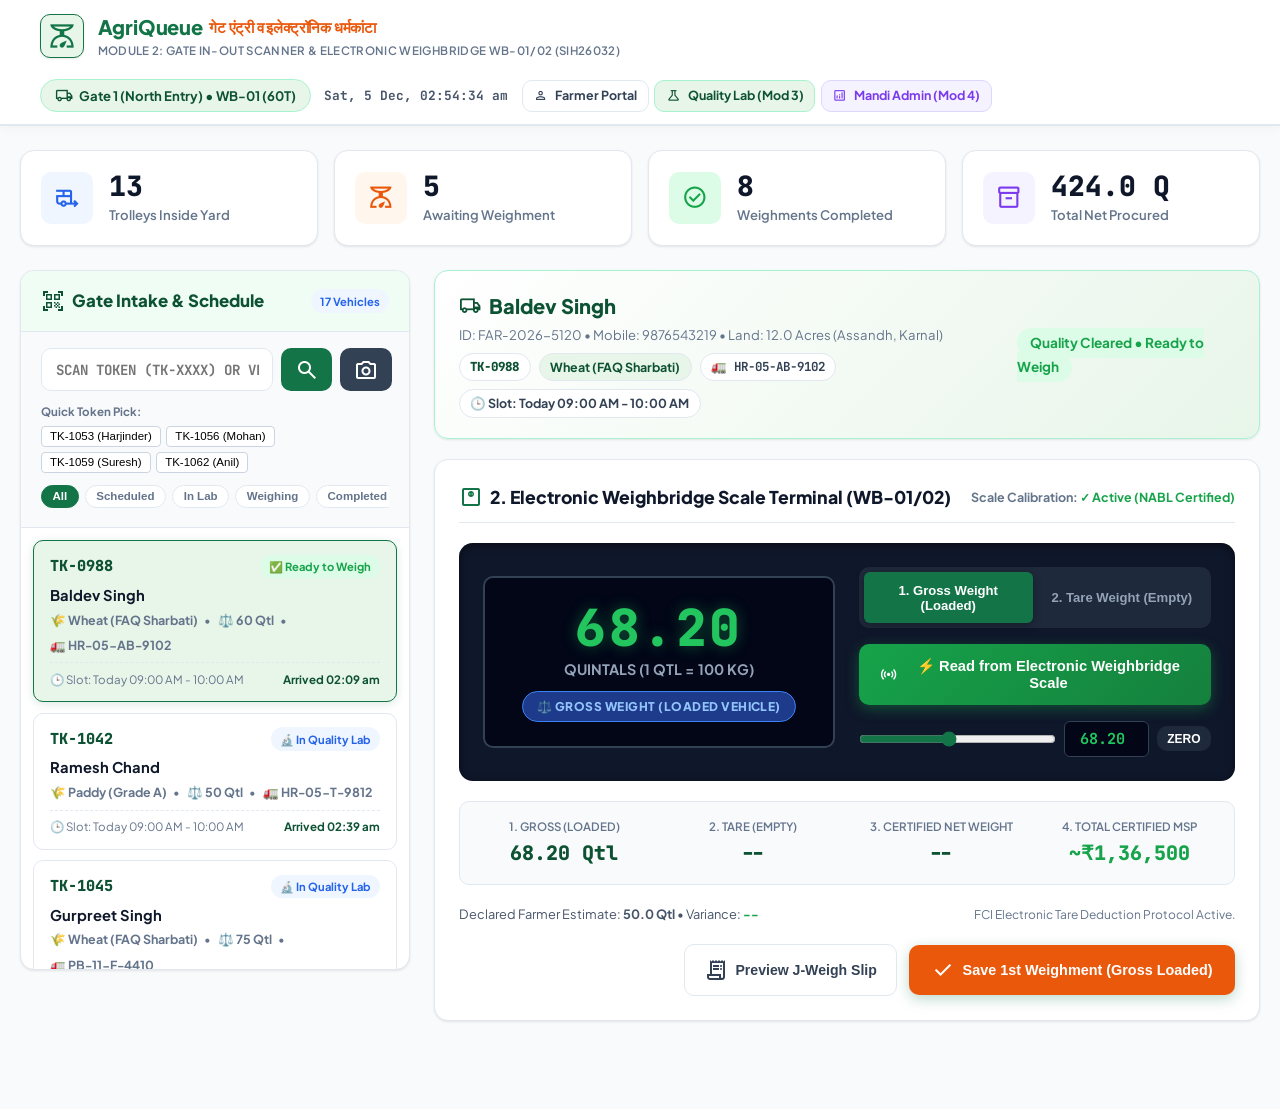
<file: public/gate_operator.html>
<!DOCTYPE html>
<html lang="en">
<head>
    <meta charset="UTF-8">
    <meta name="viewport" content="width=device-width, initial-scale=1.0">
    <title>Gate Entry & Electronic Weighbridge | AgriQueue (SIH26032)</title>

    <!-- Google Fonts -->
    <link rel="preconnect" href="https://fonts.googleapis.com">
    <link rel="preconnect" href="https://fonts.gstatic.com" crossorigin>
    <link href="https://fonts.googleapis.com/css2?family=JetBrains+Mono:wght@500;600;700;800&family=Plus+Jakarta+Sans:wght@400;500;600;700;800&family=Material+Symbols+Outlined:wght,FILL@100..700,0..1&display=swap" rel="stylesheet">

    <!-- Shared AgriQueue Vanilla CSS Design System -->
    <link rel="stylesheet" href="farmer.css">

    <!-- Gate Operator Module Styles -->
    <style>
        .gate-container {
            max-width: 1400px;
            margin: 1.5rem auto;
            padding: 0 1.25rem;
        }

        /* Top Header Meta */
        .gate-header-meta {
            display: flex;
            align-items: center;
            gap: 0.85rem;
        }

        .gate-counter-pill {
            background: var(--color-primary-light);
            border: 1px solid var(--color-primary-border);
            padding: 0.35rem 0.85rem;
            border-radius: var(--radius-pill);
            font-size: 0.82rem;
            font-weight: 700;
            color: var(--color-primary-dark);
            display: flex;
            align-items: center;
            gap: 0.4rem;
        }

        /* 4 Key Metric Stat Cards */
        .gate-stats-grid {
            display: grid;
            grid-template-columns: repeat(auto-fit, minmax(240px, 1fr));
            gap: 1rem;
            margin-bottom: 1.5rem;
        }

        .gate-stat-card {
            background: #ffffff;
            border-radius: var(--radius-lg);
            border: 1px solid var(--border-subtle);
            padding: 1.25rem;
            display: flex;
            align-items: center;
            gap: 1rem;
            box-shadow: var(--shadow-sm);
            transition: var(--transition-fast);
        }

        .gate-stat-card:hover {
            transform: translateY(-2px);
            box-shadow: var(--shadow-md);
        }

        .gate-stat-icon-box {
            width: 52px;
            height: 52px;
            border-radius: var(--radius-md);
            display: flex;
            align-items: center;
            justify-content: center;
            flex-shrink: 0;
        }

        .stat-icon-arrived { background: #eff6ff; color: #2563eb; }
        .stat-icon-weighing { background: #fff7ed; color: #ea580c; }
        .stat-icon-completed { background: #dcfce7; color: #16a34a; }
        .stat-icon-quintals { background: #f5f3ff; color: #7c3aed; }

        .gate-stat-info h3 {
            font-size: 1.75rem;
            font-family: var(--font-mono);
            font-weight: 800;
            line-height: 1.1;
            color: var(--text-main);
        }

        .gate-stat-info p {
            font-size: 0.82rem;
            color: var(--text-muted);
            font-weight: 600;
            margin-top: 0.2rem;
        }

        /* Main Workbench 2-Column Grid */
        .gate-workbench-grid {
            display: grid;
            grid-template-columns: 390px 1fr;
            gap: 1.5rem;
            align-items: start;
        }

        @media (max-width: 1024px) {
            .gate-workbench-grid {
                grid-template-columns: 1fr;
            }
        }

        /* Left Panel: QR Scanner & Vehicle Queue */
        .gate-queue-panel {
            background: #ffffff;
            border-radius: var(--radius-lg);
            border: 1px solid var(--border-subtle);
            box-shadow: var(--shadow-sm);
            overflow: hidden;
            display: flex;
            flex-direction: column;
            max-height: calc(100vh - 200px);
        }

        .gate-panel-header {
            padding: 1.1rem 1.25rem;
            background: var(--bg-card-header);
            border-bottom: 1px solid var(--border-subtle);
            display: flex;
            justify-content: space-between;
            align-items: center;
        }

        .gate-panel-header h2 {
            font-size: 1.05rem;
            font-weight: 800;
            color: var(--color-primary-dark);
            display: flex;
            align-items: center;
            gap: 0.45rem;
        }

        /* Scanner Station */
        .gate-scanner-box {
            padding: 1rem 1.25rem;
            background: #f8fafc;
            border-bottom: 1px solid var(--border-subtle);
        }

        .scanner-input-row {
            display: flex;
            gap: 0.5rem;
            margin-bottom: 0.75rem;
        }

        .scanner-input-row input {
            flex: 1;
            padding: 0.6rem 0.85rem;
            border-radius: var(--radius-md);
            border: 1px solid var(--border-subtle);
            font-size: 0.88rem;
            font-family: var(--font-mono);
            font-weight: 700;
            outline: none;
            text-transform: uppercase;
        }

        .scanner-input-row input:focus {
            border-color: var(--color-primary);
            box-shadow: 0 0 0 3px rgba(19, 117, 71, 0.12);
        }

        .btn-scan-action {
            background: var(--color-primary);
            color: #ffffff;
            border: none;
            border-radius: var(--radius-md);
            padding: 0.6rem 0.85rem;
            font-weight: 700;
            cursor: pointer;
            display: inline-flex;
            align-items: center;
            gap: 0.35rem;
            transition: var(--transition-fast);
        }

        .btn-scan-action:hover {
            background: var(--color-primary-hover);
        }

        /* Camera Viewfinder Simulation */
        .camera-viewfinder {
            position: relative;
            width: 100%;
            height: 140px;
            background: #0f172a;
            border-radius: var(--radius-md);
            margin-bottom: 0.75rem;
            display: none;
            overflow: hidden;
            border: 2px solid var(--color-primary);
        }

        .camera-laser-scanline {
            position: absolute;
            left: 0;
            right: 0;
            height: 2px;
            background: #22c55e;
            box-shadow: 0 0 12px 3px #22c55e;
            animation: scanAnimation 1.5s ease-in-out infinite alternate;
        }

        @keyframes scanAnimation {
            0% { top: 10%; }
            100% { top: 90%; }
        }

        .camera-overlay-text {
            position: absolute;
            bottom: 0.5rem;
            left: 0;
            right: 0;
            text-align: center;
            color: #86efac;
            font-size: 0.72rem;
            font-family: var(--font-mono);
            font-weight: 700;
        }

        .gate-filter-chips-row {
            display: flex;
            gap: 0.4rem;
            overflow-x: auto;
            padding-bottom: 0.2rem;
        }

        .gate-filter-chip {
            padding: 0.3rem 0.65rem;
            border-radius: var(--radius-pill);
            border: 1px solid var(--border-subtle);
            background: #ffffff;
            font-size: 0.72rem;
            font-weight: 700;
            color: var(--text-muted);
            cursor: pointer;
            white-space: nowrap;
            transition: var(--transition-fast);
        }

        .gate-filter-chip.active, .gate-filter-chip:hover {
            background: var(--color-primary);
            color: #ffffff;
            border-color: var(--color-primary);
        }

        .gate-queue-list {
            padding: 0.75rem;
            overflow-y: auto;
            flex: 1;
            display: flex;
            flex-direction: column;
            gap: 0.65rem;
        }

        .gate-queue-card {
            background: #ffffff;
            border: 1.5px solid var(--border-subtle);
            border-radius: var(--radius-md);
            padding: 0.85rem 1rem;
            cursor: pointer;
            transition: var(--transition-fast);
        }

        .gate-queue-card:hover {
            border-color: var(--color-primary-border);
            background: #f8fafc;
            transform: translateX(3px);
        }

        .gate-queue-card.active {
            border-color: var(--color-primary);
            background: var(--color-primary-light);
            box-shadow: 0 2px 10px rgba(19, 117, 71, 0.15);
        }

        .gate-card-top {
            display: flex;
            justify-content: space-between;
            align-items: center;
            margin-bottom: 0.35rem;
        }

        .gate-card-token {
            font-family: var(--font-mono);
            font-weight: 800;
            color: var(--color-primary-dark);
            font-size: 0.95rem;
        }

        .gate-badge {
            font-size: 0.7rem;
            font-weight: 700;
            padding: 0.2rem 0.55rem;
            border-radius: var(--radius-pill);
        }

        .badge-scheduled { background: #f1f5f9; color: #475569; }
        .badge-lab { background: #eff6ff; color: #2563eb; }
        .badge-weighing { background: #fff7ed; color: #ea580c; }
        .badge-pass { background: #dcfce7; color: #16a34a; }

        .gate-card-farmer {
            font-weight: 700;
            font-size: 0.92rem;
            color: var(--text-main);
        }

        .gate-card-details {
            font-size: 0.78rem;
            color: var(--text-muted);
            margin-top: 0.3rem;
            display: flex;
            flex-wrap: wrap;
            gap: 0.4rem;
        }

        .gate-card-footer {
            margin-top: 0.5rem;
            padding-top: 0.45rem;
            border-top: 1px dashed var(--border-subtle);
            font-size: 0.72rem;
            color: #64748b;
            display: flex;
            justify-content: space-between;
        }

        /* Right Panel: Active Vehicle & Weighbridge Terminal */
        .gate-terminal-panel {
            display: flex;
            flex-direction: column;
            gap: 1.25rem;
        }

        .gate-active-banner {
            background: #ffffff;
            border-radius: var(--radius-lg);
            border: 1.5px solid var(--color-primary-border);
            padding: 1.25rem 1.5rem;
            box-shadow: var(--shadow-sm);
            display: flex;
            justify-content: space-between;
            align-items: center;
            background: linear-gradient(135deg, #ffffff 0%, var(--color-primary-light) 100%);
        }

        .gate-banner-left h3 {
            font-size: 1.25rem;
            font-weight: 800;
            color: var(--color-primary-dark);
            display: flex;
            align-items: center;
            gap: 0.5rem;
        }

        .gate-banner-left p {
            font-size: 0.82rem;
            color: var(--text-muted);
            margin-top: 0.25rem;
        }

        .gate-banner-tags {
            display: flex;
            gap: 0.5rem;
            margin-top: 0.5rem;
            flex-wrap: wrap;
        }

        .tag-pill {
            background: #ffffff;
            border: 1px solid var(--border-subtle);
            padding: 0.25rem 0.65rem;
            border-radius: var(--radius-pill);
            font-size: 0.78rem;
            font-weight: 700;
            color: #334155;
        }

        /* Section Cards */
        .gate-card {
            background: #ffffff;
            border-radius: var(--radius-lg);
            border: 1px solid var(--border-subtle);
            padding: 1.5rem;
            box-shadow: var(--shadow-sm);
        }

        .gate-card-title-row {
            display: flex;
            justify-content: space-between;
            align-items: center;
            margin-bottom: 1.25rem;
            padding-bottom: 0.75rem;
            border-bottom: 1px solid var(--border-subtle);
        }

        .gate-card-title-row h3 {
            font-size: 1.1rem;
            font-weight: 800;
            color: var(--text-main);
            display: flex;
            align-items: center;
            gap: 0.45rem;
        }

        /* Electronic Weighbridge Terminal */
        .scale-terminal-box {
            background: #0f172a;
            border-radius: var(--radius-lg);
            padding: 1.5rem;
            color: #ffffff;
            box-shadow: inset 0 2px 10px rgba(0, 0, 0, 0.5);
            margin-bottom: 1.25rem;
            display: grid;
            grid-template-columns: 1fr 1fr;
            gap: 1.5rem;
            align-items: center;
        }

        @media (max-width: 768px) {
            .scale-terminal-box {
                grid-template-columns: 1fr;
            }
        }

        .scale-display-unit {
            text-align: center;
            background: #020617;
            padding: 1.5rem;
            border-radius: var(--radius-md);
            border: 2px solid #334155;
        }

        .scale-digital-number {
            font-family: var(--font-mono);
            font-size: 3.2rem;
            font-weight: 800;
            color: #22c55e;
            letter-spacing: 0.05em;
            text-shadow: 0 0 15px rgba(34, 197, 94, 0.4);
            line-height: 1;
        }

        .scale-digital-unit {
            font-size: 0.9rem;
            color: #94a3b8;
            font-weight: 700;
            text-transform: uppercase;
            margin-top: 0.4rem;
        }

        .scale-pill {
            display: inline-block;
            margin-top: 0.65rem;
            padding: 0.35rem 0.85rem;
            border-radius: var(--radius-pill);
            font-size: 0.75rem;
            font-weight: 800;
            letter-spacing: 0.04em;
        }

        .scale-pill-gross { background: #1e3a8a; color: #93c5fd; border: 1px solid #3b82f6; }
        .scale-pill-tare { background: #7c2d12; color: #fdba74; border: 1px solid #f97316; }

        .scale-controls-unit {
            display: flex;
            flex-direction: column;
            gap: 1rem;
        }

        .scale-mode-switch {
            display: flex;
            background: #1e293b;
            padding: 0.3rem;
            border-radius: var(--radius-md);
            gap: 0.3rem;
        }

        .btn-scale-mode {
            flex: 1;
            padding: 0.65rem;
            border: none;
            background: transparent;
            color: #94a3b8;
            font-weight: 700;
            border-radius: var(--radius-sm);
            cursor: pointer;
            transition: var(--transition-fast);
            font-size: 0.82rem;
        }

        .btn-scale-mode.active {
            background: var(--color-primary);
            color: #ffffff;
            box-shadow: 0 2px 8px rgba(0, 0, 0, 0.3);
        }

        .btn-sensor-capture {
            background: linear-gradient(135deg, #16a34a 0%, #15803d 100%);
            color: #ffffff;
            border: none;
            border-radius: var(--radius-md);
            padding: 0.85rem 1.25rem;
            font-size: 0.92rem;
            font-weight: 700;
            cursor: pointer;
            box-shadow: 0 4px 14px rgba(22, 163, 74, 0.4);
            display: inline-flex;
            align-items: center;
            justify-content: center;
            gap: 0.5rem;
            transition: var(--transition-fast);
        }

        .btn-sensor-capture:hover {
            transform: translateY(-2px);
            box-shadow: 0 6px 20px rgba(22, 163, 74, 0.55);
        }

        .btn-sensor-capture:disabled {
            opacity: 0.65;
            cursor: not-allowed;
        }

        /* Calculation 4-Box Summary */
        .gate-calc-grid {
            display: grid;
            grid-template-columns: repeat(4, 1fr);
            gap: 0.75rem;
            background: #f8fafc;
            border-radius: var(--radius-md);
            padding: 1rem;
            margin-bottom: 1.25rem;
            text-align: center;
            border: 1px solid var(--border-subtle);
        }

        @media (max-width: 640px) {
            .gate-calc-grid {
                grid-template-columns: repeat(2, 1fr);
            }
        }

        .gate-calc-item .lbl {
            font-size: 0.72rem;
            color: var(--text-muted);
            font-weight: 600;
            text-transform: uppercase;
        }

        .gate-calc-item .val {
            font-size: 1.25rem;
            font-family: var(--font-mono);
            font-weight: 800;
            color: var(--color-primary-dark);
            margin-top: 0.2rem;
        }

        /* Action Buttons */
        .gate-actions-row {
            display: flex;
            gap: 0.75rem;
            justify-content: flex-end;
            align-items: center;
            flex-wrap: wrap;
        }

        .btn-gate-primary {
            background: var(--color-primary);
            color: #ffffff;
            border: none;
            border-radius: var(--radius-md);
            padding: 0.8rem 1.4rem;
            font-size: 0.9rem;
            font-weight: 700;
            cursor: pointer;
            display: inline-flex;
            align-items: center;
            gap: 0.45rem;
            box-shadow: var(--shadow-btn);
            transition: var(--transition-fast);
        }

        .btn-gate-primary:hover {
            background: var(--color-primary-hover);
            transform: translateY(-2px);
        }

        .btn-gate-secondary {
            background: #ffffff;
            border: 1px solid var(--border-subtle);
            color: #334155;
            border-radius: var(--radius-md);
            padding: 0.8rem 1.2rem;
            font-size: 0.88rem;
            font-weight: 700;
            cursor: pointer;
            display: inline-flex;
            align-items: center;
            gap: 0.45rem;
            transition: var(--transition-fast);
        }

        .btn-gate-secondary:hover {
            background: #f1f5f9;
        }

        /* Weight Slip Modal */
        .modal-overlay {
            position: fixed;
            top: 0;
            left: 0;
            right: 0;
            bottom: 0;
            background: rgba(15, 23, 42, 0.65);
            backdrop-filter: blur(4px);
            z-index: 999;
            display: none;
            align-items: center;
            justify-content: center;
            padding: 1rem;
        }

        .slip-modal-box {
            background: #ffffff;
            border-radius: var(--radius-xl);
            max-width: 780px;
            width: 100%;
            max-height: 90vh;
            overflow-y: auto;
            box-shadow: 0 25px 50px -12px rgba(0, 0, 0, 0.25);
            border: 2px solid var(--color-primary-border);
        }

        .slip-modal-top {
            padding: 1rem 1.5rem;
            background: var(--bg-card-header);
            border-bottom: 1px solid var(--border-subtle);
            display: flex;
            justify-content: space-between;
            align-items: center;
        }

        .slip-box {
            padding: 2rem;
            background: #ffffff;
        }

        .slip-header {
            text-align: center;
            padding-bottom: 1.25rem;
            border-bottom: 2px solid var(--color-primary);
            margin-bottom: 1.25rem;
        }

        .slip-meta-grid {
            display: grid;
            grid-template-columns: repeat(2, 1fr);
            gap: 0.85rem;
            background: #f8fafc;
            padding: 1rem;
            border-radius: var(--radius-md);
            margin-bottom: 1.25rem;
            font-size: 0.85rem;
        }

        .slip-label { color: #64748b; font-size: 0.8rem; }
        .slip-val { color: var(--text-main); font-weight: 700; margin-left: 0.35rem; }

        .slip-table {
            width: 100%;
            border-collapse: collapse;
            font-size: 0.85rem;
            margin-bottom: 1.25rem;
        }

        .slip-table th {
            background: #f1f5f9;
            padding: 0.65rem 0.85rem;
            text-align: left;
            font-weight: 700;
            color: #334155;
            border: 1px solid #e2e8f0;
        }

        .slip-table td {
            padding: 0.65rem 0.85rem;
            border: 1px solid #e2e8f0;
            color: #1e293b;
        }

        .slip-financial-box {
            background: #f0fdf4;
            border: 1.5px solid #86efac;
            padding: 1.15rem;
            border-radius: var(--radius-md);
            margin-bottom: 1.5rem;
        }

        .slip-footer {
            display: flex;
            justify-content: space-between;
            align-items: flex-end;
            padding-top: 1.25rem;
            border-top: 1px solid #e2e8f0;
        }

        .spin-animation {
            animation: spin 1s linear infinite;
        }
        @keyframes spin { 100% { transform: rotate(360deg); } }

        @media print {
            body * { visibility: hidden; }
            #weight-slip-print-area, #weight-slip-print-area * { visibility: visible; }
            #weight-slip-print-area { position: absolute; left: 0; top: 0; width: 100%; }
        }
    </style>
</head>
<body>

    <!-- 1. Top Header Navbar -->
    <header class="kisan-header">
        <div class="header-container">
            <a href="farmer_dashboard.html" style="text-decoration: none; color: inherit;">
                <div class="brand-wrap">
                    <div class="brand-emblem">
                        <span class="material-symbols-outlined" style="font-size: 1.75rem;">scale</span>
                    </div>
                    <div class="brand-titles">
                        <h1>
                            <span>AgriQueue</span>
                            <span class="hindi-sub">गेट एंट्री व इलेक्ट्रॉनिक धर्मकांटा</span>
                        </h1>
                        <p>Module 2: Gate In-Out Scanner & Electronic Weighbridge WB-01/02 (SIH26032)</p>
                    </div>
                </div>
            </a>

            <div class="gate-header-meta">
                <div class="gate-counter-pill">
                    <span class="material-symbols-outlined" style="font-size: 1.15rem;">local_shipping</span>
                    <span>Gate 1 (North Entry) • WB-01 (60T)</span>
                </div>

                <div style="font-family: var(--font-mono); font-size: 0.8rem; font-weight: 700; color: #475569;" id="gate-live-clock">
                    --:--:--
                </div>

                <!-- Navigation Switchers -->
                <div style="display: flex; gap: 0.35rem; align-items: center; flex-wrap: wrap;">
                    <a href="farmer_dashboard.html" class="btn-gate-secondary" style="font-size: 0.78rem; padding: 0.35rem 0.65rem; text-decoration: none;">
                        <span class="material-symbols-outlined" style="font-size: 0.95rem;">person</span>
                        <span>Farmer Portal</span>
                    </a>
                    <a href="quality_inspector.html" class="btn-gate-secondary" style="font-size: 0.78rem; padding: 0.35rem 0.65rem; text-decoration: none; color: var(--color-primary-dark); border-color: var(--color-primary-border); background: var(--color-primary-light);">
                        <span class="material-symbols-outlined" style="font-size: 0.95rem;">science</span>
                        <span>Quality Lab (Mod 3)</span>
                    </a>
                    <a href="admin_dashboard.html" class="btn-gate-secondary" style="font-size: 0.78rem; padding: 0.35rem 0.65rem; text-decoration: none; color: #7c3aed; border-color: #ddd6fe; background: #f5f3ff;">
                        <span class="material-symbols-outlined" style="font-size: 0.95rem;">analytics</span>
                        <span>Mandi Admin (Mod 4)</span>
                    </a>
                </div>
            </div>
        </div>
    </header>

    <div class="gate-container">

        <!-- 2. Top Metric KPI Row -->
        <div class="gate-stats-grid">
            <div class="gate-stat-card">
                <div class="gate-stat-icon-box stat-icon-arrived">
                    <span class="material-symbols-outlined" style="font-size: 1.6rem;">rv_hookup</span>
                </div>
                <div class="gate-stat-info">
                    <h3 id="stat-arrived-count">3</h3>
                    <p>Trolleys Inside Yard</p>
                </div>
            </div>

            <div class="gate-stat-card">
                <div class="gate-stat-icon-box stat-icon-weighing">
                    <span class="material-symbols-outlined" style="font-size: 1.6rem;">scale</span>
                </div>
                <div class="gate-stat-info">
                    <h3 id="stat-awaiting-weigh">2</h3>
                    <p>Awaiting Weighment</p>
                </div>
            </div>

            <div class="gate-stat-card">
                <div class="gate-stat-icon-box stat-icon-completed">
                    <span class="material-symbols-outlined" style="font-size: 1.6rem;">check_circle</span>
                </div>
                <div class="gate-stat-info">
                    <h3 id="stat-completed-weigh">1</h3>
                    <p>Weighments Completed</p>
                </div>
            </div>

            <div class="gate-stat-card">
                <div class="gate-stat-icon-box stat-icon-quintals">
                    <span class="material-symbols-outlined" style="font-size: 1.6rem;">inventory_2</span>
                </div>
                <div class="gate-stat-info">
                    <h3 id="stat-net-quintals">60.0 Q</h3>
                    <p>Total Net Procured</p>
                </div>
            </div>
        </div>

        <!-- 3. Main Workbench 2-Column Grid -->
        <div class="gate-workbench-grid">

            <!-- LEFT COLUMN: QR Scanner & Arrived Queue -->
            <div class="gate-queue-panel">
                <div class="gate-panel-header">
                    <h2>
                        <span class="material-symbols-outlined">qr_code_scanner</span>
                        <span>Gate Intake & Schedule</span>
                    </h2>
                    <span id="gate-queue-count" class="gate-badge badge-lab">5 Vehicles</span>
                </div>

                <!-- Scanner Station -->
                <div class="gate-scanner-box">
                    <div class="scanner-input-row">
                        <input type="text" id="scan-token-input" placeholder="Scan Token (TK-XXXX) or Vehicle Plate...">
                        <button type="button" id="btn-lookup-token" class="btn-scan-action">
                            <span class="material-symbols-outlined">search</span>
                        </button>
                        <button type="button" id="btn-toggle-camera" class="btn-scan-action" style="background: #334155;" title="Simulate Camera QR Scanner">
                            <span class="material-symbols-outlined">photo_camera</span>
                        </button>
                    </div>

                    <!-- Camera Viewfinder Box -->
                    <div class="camera-viewfinder" id="camera-viewfinder-box">
                        <div class="camera-laser-scanline"></div>
                        <div class="camera-overlay-text">📷 Scanning QR Code on Farmer Mobile...</div>
                    </div>

                    <!-- Quick 1-Click Test Presets -->
                    <div style="font-size: 0.72rem; color: #64748b; font-weight: 700; margin-bottom: 0.35rem;">Quick Token Pick:</div>
                    <div style="display: flex; gap: 0.35rem; flex-wrap: wrap;">
                        <button type="button" class="btn-filter-chip btn-quick-scan" data-token="TK-1042" style="font-size: 0.72rem; padding: 0.2rem 0.5rem; background: #ffffff; border: 1px solid #cbd5e1; border-radius: 4px; cursor: pointer;">TK-1042 (Ramesh)</button>
                        <button type="button" class="btn-filter-chip btn-quick-scan" data-token="TK-1045" style="font-size: 0.72rem; padding: 0.2rem 0.5rem; background: #ffffff; border: 1px solid #cbd5e1; border-radius: 4px; cursor: pointer;">TK-1045 (Gurpreet)</button>
                        <button type="button" class="btn-filter-chip btn-quick-scan" data-token="TK-1048" style="font-size: 0.72rem; padding: 0.2rem 0.5rem; background: #ffffff; border: 1px solid #cbd5e1; border-radius: 4px; cursor: pointer;">TK-1048 (Jagdish)</button>
                        <button type="button" class="btn-filter-chip btn-quick-scan" data-token="TK-1051" style="font-size: 0.72rem; padding: 0.2rem 0.5rem; background: #ffffff; border: 1px solid #cbd5e1; border-radius: 4px; cursor: pointer;">TK-1051 (Rajeshwar)</button>
                    </div>

                    <div class="gate-filter-chips-row" style="margin-top: 0.75rem;">
                        <button type="button" class="gate-filter-chip active" data-filter="ALL">All</button>
                        <button type="button" class="gate-filter-chip" data-filter="SCHEDULED">Scheduled</button>
                        <button type="button" class="gate-filter-chip" data-filter="IN_LAB">In Lab</button>
                        <button type="button" class="gate-filter-chip" data-filter="WEIGHING">Weighing</button>
                        <button type="button" class="gate-filter-chip" data-filter="COMPLETED">Completed</button>
                    </div>
                </div>

                <div class="gate-queue-list" id="gate-queue-list">
                    <!-- Populated dynamically via gate_app.js -->
                </div>
            </div>

            <!-- RIGHT COLUMN: Active Vehicle & Weighbridge Terminal -->
            <div class="gate-terminal-panel">

                <!-- Active Vehicle Banner -->
                <div class="gate-active-banner" id="active-vehicle-banner">
                    <div class="gate-banner-left">
                        <h3>
                            <span class="material-symbols-outlined" style="font-size: 1.4rem;">local_shipping</span>
                            <span id="gate-farmer-name">Ramesh Chand</span>
                        </h3>
                        <p id="gate-farmer-meta">ID: FAR-2026-8812 • Mobile: 9876543212 • Land: 4.5 Acres (Nilokheri, Karnal)</p>
                        <div class="gate-banner-tags">
                            <span class="tag-pill" style="font-family: var(--font-mono); font-weight: 800; color: var(--color-primary-dark);" id="gate-token-tag">TK-1042</span>
                            <span class="tag-pill" style="color: var(--color-primary-dark); background: var(--color-primary-light);" id="gate-crop-tag">🌾 Paddy (Grade A)</span>
                            <span class="tag-pill" style="font-family: var(--font-mono); font-weight: 700;">🚛 <span id="gate-vehicle-tag">HR-05-T-9812</span></span>
                            <span class="tag-pill">🕒 Slot: <span id="gate-slot-display">Today 10:00 AM - 11:00 AM</span></span>
                        </div>
                    </div>

                    <div>
                        <span id="gate-status-badge" class="gate-badge badge-weighing" style="font-size: 0.85rem; padding: 0.4rem 0.85rem;">Inside Yard</span>
                    </div>
                </div>

                <!-- Gate-In Entry Check-in Form Card (If Scheduled) -->
                <div class="gate-card" id="gate-checkin-controls-card" style="display: none;">
                    <div class="gate-card-title-row">
                        <h3>
                            <span class="material-symbols-outlined" style="color: var(--color-primary);">sensor_door</span>
                            <span>1. Mandi Gate Intake & Arrival Verification</span>
                        </h3>
                    </div>

                    <div style="display: grid; grid-template-columns: 1fr 1fr; gap: 1rem; margin-bottom: 1rem;">
                        <div>
                            <label style="font-size: 0.82rem; font-weight: 700; color: var(--text-main); display: block; margin-bottom: 0.35rem;">Assigned Entry Gate</label>
                            <select id="select-entry-gate" style="width: 100%; padding: 0.6rem; border-radius: var(--radius-md); border: 1px solid var(--border-subtle); font-size: 0.85rem;">
                                <option value="Gate 1 (North Entrance)">Gate 1 (North Entrance - Fastest)</option>
                                <option value="Gate 2 (East Entrance)">Gate 2 (East Entrance - Heavy Vehicles)</option>
                            </select>
                        </div>
                        <div>
                            <label style="font-size: 0.82rem; font-weight: 700; color: var(--text-main); display: block; margin-bottom: 0.35rem;">Designated Weighbridge Scale</label>
                            <select id="select-weighbridge-scale" style="width: 100%; padding: 0.6rem; border-radius: var(--radius-md); border: 1px solid var(--border-subtle); font-size: 0.85rem;">
                                <option value="WB-01 (Electronic 60T Platform)">WB-01 (Electronic 60T Platform)</option>
                                <option value="WB-02 (Electronic 80T Platform)">WB-02 (Electronic 80T Platform)</option>
                            </select>
                        </div>
                    </div>

                    <div style="display: flex; justify-content: flex-end;">
                        <button type="button" id="btn-confirm-gate-in" class="btn-gate-primary">
                            <span class="material-symbols-outlined">check_circle</span>
                            <span>✓ Confirm Gate-In & Route to Quality Lab</span>
                        </button>
                    </div>
                </div>

                <!-- Electronic Weighbridge Terminal Card -->
                <div class="gate-card">
                    <div class="gate-card-title-row">
                        <h3>
                            <span class="material-symbols-outlined" style="color: var(--color-primary);">monitor_weight</span>
                            <span>2. Electronic Weighbridge Scale Terminal (WB-01/02)</span>
                        </h3>
                        <div style="font-size: 0.78rem; font-weight: 700; color: #64748b;">
                            Scale Calibration: <span style="color: #16a34a;">✓ Active (NABL Certified)</span>
                        </div>
                    </div>

                    <!-- Digital LED Scale Display & Controls -->
                    <div class="scale-terminal-box">
                        <div class="scale-display-unit">
                            <div class="scale-digital-number" id="scale-digital-display-val">58.20</div>
                            <div class="scale-digital-unit">QUINTALS (1 Qtl = 100 Kg)</div>
                            <div id="scale-status-pill" class="scale-pill scale-pill-gross">⚖️ GROSS WEIGHT (LOADED VEHICLE)</div>
                        </div>

                        <div class="scale-controls-unit">
                            <div class="scale-mode-switch">
                                <button type="button" id="btn-mode-gross" class="btn-scale-mode active">1. Gross Weight (Loaded)</button>
                                <button type="button" id="btn-mode-tare" class="btn-scale-mode">2. Tare Weight (Empty)</button>
                            </div>

                            <button type="button" id="btn-capture-scale-reading" class="btn-sensor-capture">
                                <span class="material-symbols-outlined" style="font-size: 1.2rem;">sensors</span>
                                <span>⚡ Read from Electronic Weighbridge Scale</span>
                            </button>

                            <div style="display: flex; gap: 0.5rem; align-items: center;">
                                <input type="range" id="scale-weight-slider" min="0.0" max="150.0" step="0.1" value="58.20" style="flex: 1; accent-color: var(--color-primary); cursor: pointer;">
                                <input type="number" id="scale-weight-input" min="0.0" max="150.0" step="0.1" value="58.20" style="width: 85px; padding: 0.4rem 0.5rem; font-family: var(--font-mono); font-weight: 700; font-size: 0.95rem; text-align: right; border-radius: var(--radius-sm); border: 1px solid #334155; background: #020617; color: #22c55e;">
                                <button type="button" id="btn-zero-scale" class="btn-gate-secondary" style="padding: 0.35rem 0.65rem; font-size: 0.75rem; background: #1e293b; color: #ffffff; border: none;">ZERO</button>
                            </div>
                        </div>
                    </div>

                    <!-- Weighment Calculation Summary 4-Box -->
                    <div class="gate-calc-grid">
                        <div class="gate-calc-item">
                            <div class="lbl">1. Gross (Loaded)</div>
                            <div class="val" id="calc-gross-weight">58.20 Qtl</div>
                        </div>
                        <div class="gate-calc-item">
                            <div class="lbl">2. Tare (Empty)</div>
                            <div class="val" id="calc-tare-weight">8.20 Qtl</div>
                        </div>
                        <div class="gate-calc-item">
                            <div class="lbl">3. Certified Net Weight</div>
                            <div class="val" id="calc-net-weight" style="color: var(--color-primary-dark);">50.00 Qtl</div>
                        </div>
                        <div class="gate-calc-item">
                            <div class="lbl">4. Total Certified MSP</div>
                            <div class="val" id="calc-total-payout-amount" style="color: #16a34a;">₹1,15,000</div>
                        </div>
                    </div>

                    <div style="display: flex; justify-content: space-between; align-items: center; font-size: 0.8rem; color: #475569; margin-bottom: 1.25rem;">
                        <span>Declared Farmer Estimate: <strong>50.0 Qtl</strong> • Variance: <strong id="calc-weight-variance" style="color: var(--status-success);">+0.00 Qtl (✓ Match)</strong></span>
                        <span style="font-size: 0.75rem; color: #64748b;">FCI Electronic Tare Deduction Protocol Active.</span>
                    </div>

                    <!-- Action Certification Buttons -->
                    <div class="gate-actions-row">
                        <button type="button" id="btn-view-weight-slip" class="btn-gate-secondary">
                            <span class="material-symbols-outlined">receipt_long</span>
                            <span>Preview J-Weigh Slip</span>
                        </button>

                        <button type="button" id="btn-save-gross-weighment" class="btn-gate-primary" style="background: #ea580c;">
                            <span class="material-symbols-outlined">done</span>
                            <span>Save 1st Weighment (Gross Loaded)</span>
                        </button>

                        <button type="button" id="btn-certify-tare-weighment" class="btn-gate-primary" style="display: none;">
                            <span class="material-symbols-outlined">verified</span>
                            <span>✓ Certify Final Net Weight & Issue Weight Slip</span>
                        </button>
                    </div>
                </div>

            </div>
        </div>

    </div>

    <!-- 4. Electronic Weighment Slip (J-Weigh Certificate) Modal -->
    <div id="weight-slip-modal" class="modal-overlay">
        <div class="slip-modal-box">
            <div class="slip-modal-top">
                <div style="font-weight: 800; color: var(--color-primary-dark); display: flex; align-items: center; gap: 0.45rem;">
                    <span class="material-symbols-outlined">verified</span>
                    <span>Official Electronic Weighment Certificate</span>
                </div>
                <button type="button" id="slip-modal-close-btn" class="btn-gate-secondary" style="padding: 0.3rem 0.6rem; font-size: 0.8rem;">
                    <span class="material-symbols-outlined">close</span>
                </button>
            </div>

            <div id="weight-slip-print-area">
                <!-- Weighment Slip dynamically populated -->
            </div>

            <div style="padding: 1rem 1.5rem; background: #f8fafc; border-top: 1px solid var(--border-subtle); display: flex; justify-content: space-between; align-items: center;">
                <span style="font-size: 0.78rem; color: #64748b;">Digitally synchronized with Mandi J-Form Ledger & PFMS DBT Portal.</span>
                <div style="display: flex; gap: 0.5rem;">
                    <button type="button" id="btn-print-weight-slip" class="btn-gate-primary" style="font-size: 0.85rem; padding: 0.5rem 1rem;">
                        <span class="material-symbols-outlined" style="font-size: 1.1rem;">print</span>
                        <span>Print Official Weight Slip</span>
                    </button>
                </div>
            </div>
        </div>
    </div>

    <!-- Gate & Shared Ops Controller Scripts -->
    <script src="ops_store.js"></script>
    <script src="gate_app.js"></script>
</body>
</html>
</file>
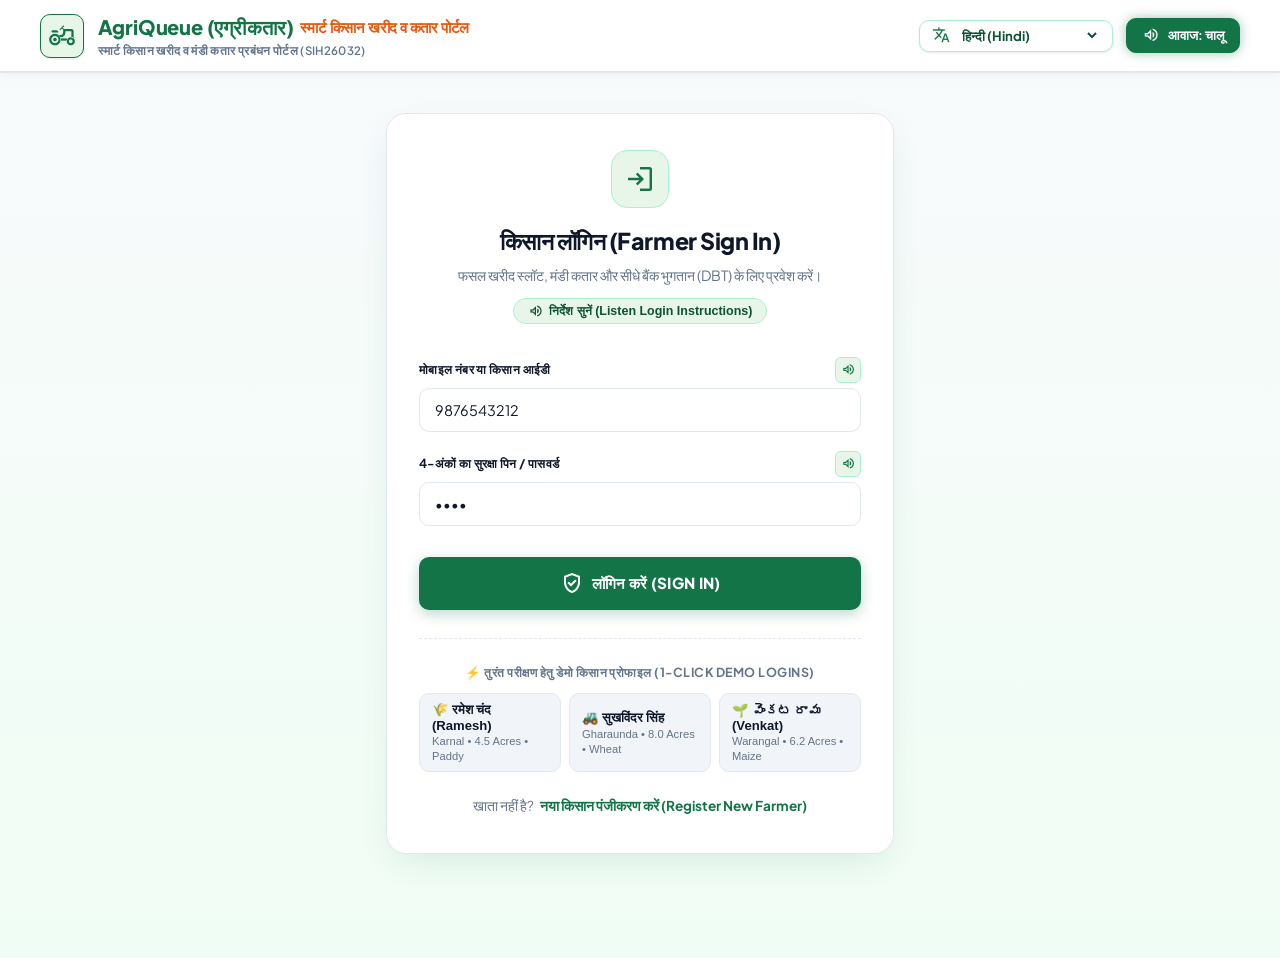
<file: public/login.html>
<!DOCTYPE html>
<html lang="en">
<head>
    <meta charset="UTF-8">
    <meta name="viewport" content="width=device-width, initial-scale=1.0">
    <title>Farmer Login | AgriQueue Smart Procurement Portal (SIH26032)</title>

    <!-- Google Fonts -->
    <link rel="preconnect" href="https://fonts.googleapis.com">
    <link rel="preconnect" href="https://fonts.gstatic.com" crossorigin>
    <link href="https://fonts.googleapis.com/css2?family=JetBrains+Mono:wght@500;600;700;800&family=Plus+Jakarta+Sans:wght@400;500;600;700;800&family=Material+Symbols+Outlined:wght,FILL@100..700,0..1&display=swap" rel="stylesheet">

    <!-- AgriQueue Vanilla CSS -->
    <link rel="stylesheet" href="farmer.css">
</head>
<body class="auth-page-wrapper">

    <!-- Top Navigation Header -->
    <header class="kisan-header">
        <div class="header-container">
            <a href="farmer_dashboard.html" style="text-decoration: none; color: inherit;">
                <div class="brand-wrap">
                    <div class="brand-emblem">
                        <span class="material-symbols-outlined" style="font-size: 1.75rem;">agriculture</span>
                    </div>
                    <div class="brand-titles">
                        <h1>
                            <span data-i18n="portalTitle">AgriQueue</span>
                            <span class="hindi-sub" data-i18n="hindiSub">स्मार्ट किसान खरीद व कतार पोर्टल</span>
                        </h1>
                        <p data-i18n="portalSubtitle">Crop Procurement & Mandi Queue Management Platform (SIH26032)</p>
                    </div>
                </div>
            </a>

            <div class="header-actions">
                <!-- Regional Language Dropdown -->
                <div class="lang-badge-box">
                    <span class="material-symbols-outlined" style="color: var(--color-primary); font-size: 1.15rem;">translate</span>
                    <select id="kisan-lang-select" aria-label="Select Regional Language">
                        <option value="en">English</option>
                        <option value="hi" selected>हिन्दी (Hindi)</option>
                        <option value="te">తెలుగు (Telugu)</option>
                        <option value="ta">தமிழ் (Tamil)</option>
                        <option value="pa">ਪੰਜਾਬੀ (Punjabi)</option>
                        <option value="mr">मराठी (Marathi)</option>
                        <option value="kn">ಕನ್ನಡ (Kannada)</option>
                        <option value="bn">বাংলা (Bengali)</option>
                        <option value="gu">ગુજરાતી (Gujarati)</option>
                    </select>
                </div>

                <!-- Master Voice Assistance Button -->
                <button id="master-voice-toggle" type="button" class="voice-master-btn active-voice" title="Toggle audio voice guidance">
                    <span class="material-symbols-outlined" style="font-size: 1.15rem;">volume_up</span>
                    <span data-i18n="voiceOn">आवाज: चालू</span>
                </button>
            </div>
        </div>
    </header>

    <!-- Main Auth Content -->
    <main class="auth-container">
        <div class="auth-card">
            <div class="auth-card-header">
                <div class="auth-icon-badge">
                    <span class="material-symbols-outlined" style="font-size: 2rem;">login</span>
                </div>
                <h2 data-i18n="loginTitle">किसान लॉगिन (Farmer Sign In)</h2>
                <p data-i18n="loginSubtitle">फसल खरीद स्लॉट, मंडी कतार और सीधे बैंक भुगतान (DBT) के लिए प्रवेश करें।</p>
                <div style="margin-top: 0.75rem;">
                    <button type="button" class="voice-btn" data-voice-key="auth.loginWelcome" style="display: inline-flex; align-items: center; gap: 0.35rem; width: auto; padding: 0.35rem 0.85rem; border-radius: var(--radius-pill); font-size: 0.78rem; font-weight: 700; color: var(--color-primary-dark); background: var(--color-primary-light); border: 1px solid var(--color-primary-border);" title="Listen instructions">
                        <span class="material-symbols-outlined" style="font-size: 1rem;">volume_up</span>
                        <span>निर्देश सुनें (Listen Login Instructions)</span>
                    </button>
                </div>
            </div>

            <!-- Login Form -->
            <form id="kisan-login-form" class="form-layout">
                <div class="form-group-clean">
                    <div class="field-header-row">
                        <label class="clean-label" for="login-identifier" data-i18n="loginUserLabel">मोबाइल नंबर या किसान आईडी (Farmer ID / Mobile)</label>
                        <button type="button" class="voice-btn" data-voice-key="auth.loginUser" title="Listen / आवाज सुनें">
                            <span class="material-symbols-outlined" style="font-size: 0.95rem;">volume_up</span>
                        </button>
                    </div>
                    <input type="text" id="login-identifier" data-voice-key="auth.loginUser" class="clean-input voice-interactive-input" placeholder="e.g. 9876543210 or FAR-2026-8812" value="9876543212" required>
                </div>

                <div class="form-group-clean">
                    <div class="field-header-row">
                        <label class="clean-label" for="login-pin" data-i18n="loginPinLabel">4-अंकों का सुरक्षा पिन (Security PIN / Password)</label>
                        <button type="button" class="voice-btn" data-voice-key="auth.loginPin" title="Listen / आवाज सुनें">
                            <span class="material-symbols-outlined" style="font-size: 0.95rem;">volume_up</span>
                        </button>
                    </div>
                    <input type="password" id="login-pin" data-voice-key="auth.loginPin" class="clean-input voice-interactive-input" placeholder="••••" maxlength="6" value="1234" required>
                </div>

                <button type="submit" class="btn-kisan-primary" style="margin-top: 0.75rem;">
                    <span class="material-symbols-outlined">verified_user</span>
                    <span data-i18n="loginBtn">लॉगिन करें (SIGN IN TO PORTAL)</span>
                </button>
            </form>

            <!-- Quick Demo Credentials for Evaluation -->
            <div class="demo-farmers-box">
                <div class="demo-title" data-i18n="demoTitle">⚡ तुरंत परीक्षण हेतु डेमो किसान प्रोफाइल (1-Click Demo Logins)</div>
                <div class="demo-chips-grid">
                    <button type="button" class="demo-chip-btn" data-demo-farmer="ramesh">
                        <span class="demo-chip-name">🌾 रमेश चंद (Ramesh)</span>
                        <span class="demo-chip-sub">Karnal • 4.5 Acres • Paddy</span>
                    </button>
                    <button type="button" class="demo-chip-btn" data-demo-farmer="sukhwinder">
                        <span class="demo-chip-name">🚜 सुखविंदर सिंह</span>
                        <span class="demo-chip-sub">Gharaunda • 8.0 Acres • Wheat</span>
                    </button>
                    <button type="button" class="demo-chip-btn" data-demo-farmer="venkat">
                        <span class="demo-chip-name">🌱 వెంకట రావు (Venkat)</span>
                        <span class="demo-chip-sub">Warangal • 6.2 Acres • Maize</span>
                    </button>
                </div>
            </div>

            <!-- Footer Switch -->
            <div class="auth-switch-footer">
                <span data-i18n="noAccountText">खाता नहीं है?</span>
                <a href="signup.html" class="auth-switch-link" data-i18n="registerLinkText">नया किसान पंजीकरण करें (Register New Farmer)</a>
            </div>
        </div>
    </main>

    <!-- Shared AgriQueue Logic & Multilingual Engine -->
    <script src="farmer_app.js"></script>
</body>
</html>
</file>
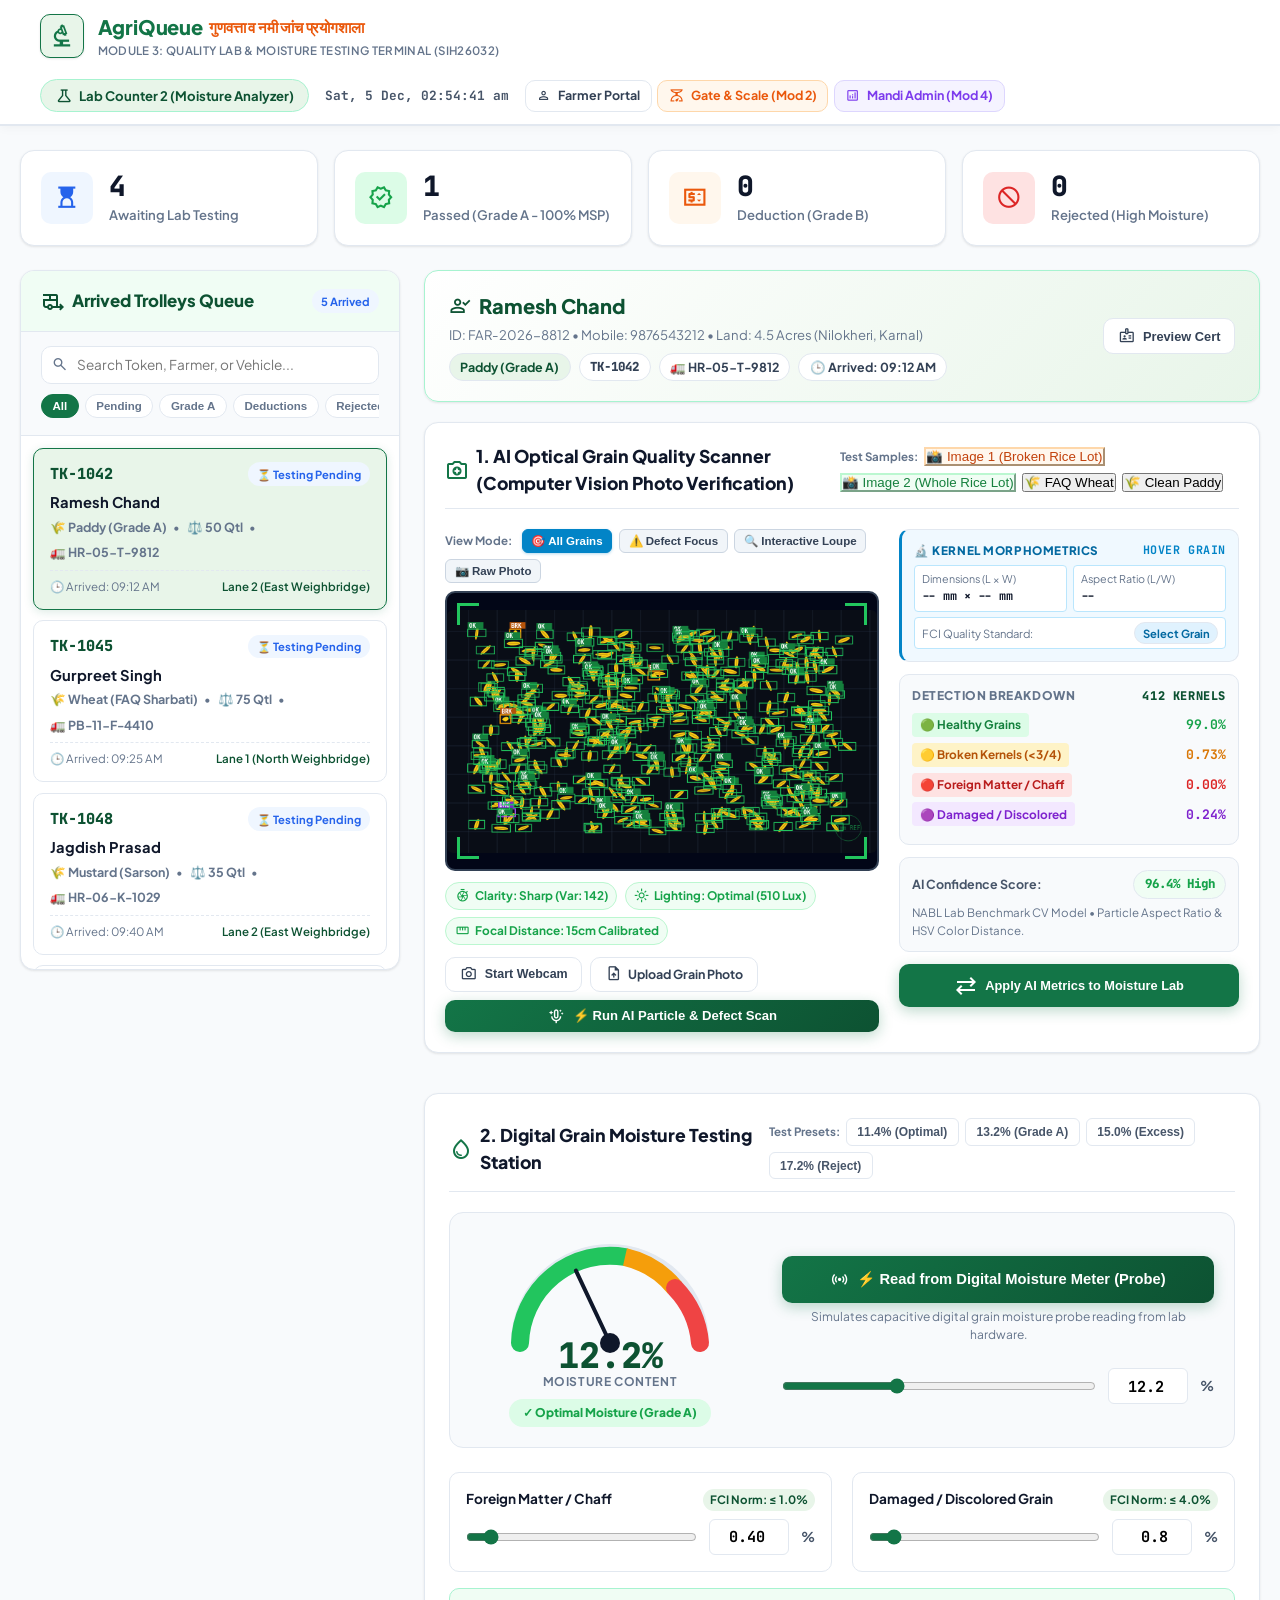
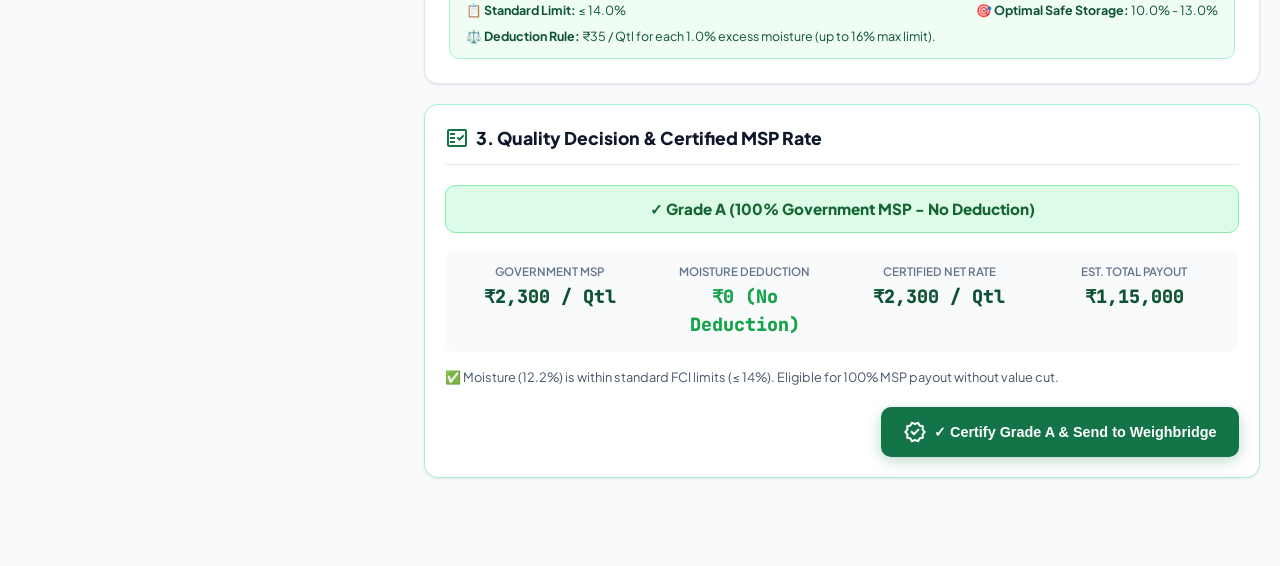
<file: public/quality_inspector.html>
<!DOCTYPE html>
<html lang="en">
<head>
    <meta charset="UTF-8">
    <meta name="viewport" content="width=device-width, initial-scale=1.0">
    <title>Quality Testing & Moisture Lab | AgriQueue (SIH26032)</title>

    <!-- Google Fonts -->
    <link rel="preconnect" href="https://fonts.googleapis.com">
    <link rel="preconnect" href="https://fonts.gstatic.com" crossorigin>
    <link href="https://fonts.googleapis.com/css2?family=JetBrains+Mono:wght@500;600;700;800&family=Plus+Jakarta+Sans:wght@400;500;600;700;800&family=Material+Symbols+Outlined:wght,FILL@100..700,0..1&display=swap" rel="stylesheet">

    <!-- Shared AgriQueue Vanilla CSS Design System -->
    <link rel="stylesheet" href="farmer.css">

    <!-- Quality Inspector Module Styles -->
    <style>
        .qc-container {
            max-width: 1400px;
            margin: 1.5rem auto;
            padding: 0 1.25rem;
        }

        /* Top Header Meta */
        .qc-header-meta {
            display: flex;
            align-items: center;
            gap: 1rem;
        }

        .qc-counter-pill {
            background: var(--color-primary-light);
            border: 1px solid var(--color-primary-border);
            padding: 0.35rem 0.85rem;
            border-radius: var(--radius-pill);
            font-size: 0.82rem;
            font-weight: 700;
            color: var(--color-primary-dark);
            display: flex;
            align-items: center;
            gap: 0.4rem;
        }

        /* 4 Key Metric Stat Cards */
        .qc-stats-grid {
            display: grid;
            grid-template-columns: repeat(auto-fit, minmax(240px, 1fr));
            gap: 1rem;
            margin-bottom: 1.5rem;
        }

        .qc-stat-card {
            background: #ffffff;
            border-radius: var(--radius-lg);
            border: 1px solid var(--border-subtle);
            padding: 1.25rem;
            display: flex;
            align-items: center;
            gap: 1rem;
            box-shadow: var(--shadow-sm);
            transition: var(--transition-fast);
        }

        .qc-stat-card:hover {
            transform: translateY(-2px);
            box-shadow: var(--shadow-md);
        }

        .qc-stat-icon-box {
            width: 52px;
            height: 52px;
            border-radius: var(--radius-md);
            display: flex;
            align-items: center;
            justify-content: center;
            flex-shrink: 0;
        }

        .stat-icon-pending { background: #eff6ff; color: #2563eb; }
        .stat-icon-passed { background: #dcfce7; color: #16a34a; }
        .stat-icon-deduction { background: #fff7ed; color: #ea580c; }
        .stat-icon-rejected { background: #fee2e2; color: #dc2626; }

        .qc-stat-info h3 {
            font-size: 1.75rem;
            font-family: var(--font-mono);
            font-weight: 800;
            line-height: 1.1;
            color: var(--text-main);
        }

        .qc-stat-info p {
            font-size: 0.82rem;
            color: var(--text-muted);
            font-weight: 600;
            margin-top: 0.2rem;
        }

        /* Main Workbench 2-Column Grid */
        .qc-workbench-grid {
            display: grid;
            grid-template-columns: 380px 1fr;
            gap: 1.5rem;
            align-items: start;
        }

        @media (max-width: 1024px) {
            .qc-workbench-grid {
                grid-template-columns: 1fr;
            }
        }

        /* Left Panel: Arrived Trolley Queue */
        .qc-queue-panel {
            background: #ffffff;
            border-radius: var(--radius-lg);
            border: 1px solid var(--border-subtle);
            box-shadow: var(--shadow-sm);
            overflow: hidden;
            display: flex;
            flex-direction: column;
            max-height: calc(100vh - 200px);
        }

        .qc-panel-header {
            padding: 1.1rem 1.25rem;
            background: var(--bg-card-header);
            border-bottom: 1px solid var(--border-subtle);
            display: flex;
            justify-content: space-between;
            align-items: center;
        }

        .qc-panel-header h2 {
            font-size: 1.05rem;
            font-weight: 800;
            color: var(--color-primary-dark);
            display: flex;
            align-items: center;
            gap: 0.45rem;
        }

        .qc-search-filter-box {
            padding: 0.85rem 1.25rem;
            background: #f8fafc;
            border-bottom: 1px solid var(--border-subtle);
        }

        .qc-search-input-wrap {
            position: relative;
            margin-bottom: 0.65rem;
        }

        .qc-search-input-wrap input {
            width: 100%;
            padding: 0.6rem 0.85rem 0.6rem 2.2rem;
            border-radius: var(--radius-md);
            border: 1px solid var(--border-subtle);
            font-size: 0.85rem;
            font-family: var(--font-sans);
            outline: none;
            transition: var(--transition-fast);
        }

        .qc-search-input-wrap input:focus {
            border-color: var(--color-primary);
            box-shadow: 0 0 0 3px rgba(19, 117, 71, 0.12);
        }

        .qc-search-input-wrap .material-symbols-outlined {
            position: absolute;
            left: 0.65rem;
            top: 50%;
            transform: translateY(-50%);
            color: var(--text-muted);
            font-size: 1.1rem;
        }

        .qc-filter-chips-row {
            display: flex;
            gap: 0.4rem;
            overflow-x: auto;
            padding-bottom: 0.2rem;
        }

        .qc-filter-chip {
            padding: 0.3rem 0.65rem;
            border-radius: var(--radius-pill);
            border: 1px solid var(--border-subtle);
            background: #ffffff;
            font-size: 0.72rem;
            font-weight: 700;
            color: var(--text-muted);
            cursor: pointer;
            white-space: nowrap;
            transition: var(--transition-fast);
        }

        .qc-filter-chip.active, .qc-filter-chip:hover {
            background: var(--color-primary);
            color: #ffffff;
            border-color: var(--color-primary);
        }

        .qc-samples-list {
            padding: 0.75rem;
            overflow-y: auto;
            flex: 1;
            display: flex;
            flex-direction: column;
            gap: 0.65rem;
        }

        .qc-queue-card {
            background: #ffffff;
            border: 1.5px solid var(--border-subtle);
            border-radius: var(--radius-md);
            padding: 0.85rem 1rem;
            cursor: pointer;
            transition: var(--transition-fast);
        }

        .qc-queue-card:hover {
            border-color: var(--color-primary-border);
            background: #f8fafc;
            transform: translateX(3px);
        }

        .qc-queue-card.active {
            border-color: var(--color-primary);
            background: var(--color-primary-light);
            box-shadow: 0 2px 10px rgba(19, 117, 71, 0.15);
        }

        .qc-card-top {
            display: flex;
            justify-content: space-between;
            align-items: center;
            margin-bottom: 0.35rem;
        }

        .qc-card-token {
            font-family: var(--font-mono);
            font-weight: 800;
            color: var(--color-primary-dark);
            font-size: 0.95rem;
        }

        .qc-badge {
            font-size: 0.7rem;
            font-weight: 700;
            padding: 0.2rem 0.55rem;
            border-radius: var(--radius-pill);
        }

        .qc-badge-pending { background: #eff6ff; color: #2563eb; }
        .qc-badge-pass { background: #dcfce7; color: #16a34a; }
        .qc-badge-deduction { background: #fff7ed; color: #ea580c; }
        .qc-badge-reject { background: #fee2e2; color: #dc2626; }

        .qc-card-farmer {
            font-weight: 700;
            font-size: 0.92rem;
            color: var(--text-main);
        }

        .qc-card-details {
            font-size: 0.78rem;
            color: var(--text-muted);
            margin-top: 0.3rem;
            display: flex;
            flex-wrap: wrap;
            gap: 0.4rem;
        }

        .qc-card-footer {
            margin-top: 0.5rem;
            padding-top: 0.45rem;
            border-top: 1px dashed var(--border-subtle);
            font-size: 0.72rem;
            color: #64748b;
            display: flex;
            justify-content: space-between;
        }

        /* Right Panel: Testing Terminal */
        .qc-testing-terminal {
            display: flex;
            flex-direction: column;
            gap: 1.25rem;
        }

        .qc-active-banner {
            background: #ffffff;
            border-radius: var(--radius-lg);
            border: 1.5px solid var(--color-primary-border);
            padding: 1.25rem 1.5rem;
            box-shadow: var(--shadow-sm);
            display: flex;
            justify-content: space-between;
            align-items: center;
            background: linear-gradient(135deg, #ffffff 0%, var(--color-primary-light) 100%);
        }

        .qc-banner-left h3 {
            font-size: 1.25rem;
            font-weight: 800;
            color: var(--color-primary-dark);
            display: flex;
            align-items: center;
            gap: 0.5rem;
        }

        .qc-banner-left p {
            font-size: 0.82rem;
            color: var(--text-muted);
            margin-top: 0.25rem;
        }

        .qc-banner-tags {
            display: flex;
            gap: 0.5rem;
            margin-top: 0.5rem;
        }

        .tag-pill {
            background: #ffffff;
            border: 1px solid var(--border-subtle);
            padding: 0.25rem 0.65rem;
            border-radius: var(--radius-pill);
            font-size: 0.78rem;
            font-weight: 700;
            color: #334155;
        }

        /* Analyzer Card */
        .qc-analyzer-card {
            background: #ffffff;
            border-radius: var(--radius-lg);
            border: 1px solid var(--border-subtle);
            padding: 1.5rem;
            box-shadow: var(--shadow-sm);
        }

        .qc-card-title-row {
            display: flex;
            justify-content: space-between;
            align-items: center;
            margin-bottom: 1.25rem;
            padding-bottom: 0.75rem;
            border-bottom: 1px solid var(--border-subtle);
        }

        .qc-card-title-row h3 {
            font-size: 1.1rem;
            font-weight: 800;
            color: var(--text-main);
            display: flex;
            align-items: center;
            gap: 0.45rem;
        }

        /* Visual Gauge Layout */
        .qc-gauge-section {
            display: grid;
            grid-template-columns: 280px 1fr;
            gap: 2rem;
            align-items: center;
            margin-bottom: 1.5rem;
            background: #f8fafc;
            border-radius: var(--radius-lg);
            padding: 1.25rem;
            border: 1px solid var(--border-subtle);
        }

        @media (max-width: 768px) {
            .qc-gauge-section {
                grid-template-columns: 1fr;
            }
        }

        .gauge-visual-wrap {
            display: flex;
            flex-direction: column;
            align-items: center;
            justify-content: center;
        }

        .gauge-svg-container {
            position: relative;
            width: 220px;
            height: 120px;
        }

        .gauge-reading-display {
            text-align: center;
            margin-top: -15px;
        }

        .gauge-reading-display .val {
            font-size: 2.2rem;
            font-family: var(--font-mono);
            font-weight: 800;
            color: var(--color-primary-dark);
            line-height: 1;
        }

        .gauge-reading-display .lbl {
            font-size: 0.75rem;
            color: var(--text-muted);
            font-weight: 700;
            text-transform: uppercase;
            letter-spacing: 0.05em;
        }

        .gauge-pill {
            display: inline-block;
            margin-top: 0.5rem;
            padding: 0.3rem 0.85rem;
            border-radius: var(--radius-pill);
            font-size: 0.75rem;
            font-weight: 800;
        }

        .status-pill-optimal { background: #dcfce7; color: #16a34a; }
        .status-pill-warning { background: #fef3c7; color: #d97706; }
        .status-pill-danger { background: #fee2e2; color: #dc2626; }

        .gauge-controls-box {
            display: flex;
            flex-direction: column;
            gap: 1rem;
        }

        .btn-probe-scan {
            background: linear-gradient(135deg, var(--color-primary) 0%, var(--color-primary-dark) 100%);
            color: #ffffff;
            border: none;
            border-radius: var(--radius-md);
            padding: 0.85rem 1.25rem;
            font-size: 0.92rem;
            font-weight: 700;
            cursor: pointer;
            box-shadow: var(--shadow-btn);
            transition: var(--transition-fast);
            display: inline-flex;
            align-items: center;
            justify-content: center;
            gap: 0.5rem;
        }

        .btn-probe-scan:hover {
            transform: translateY(-2px);
            box-shadow: 0 6px 18px rgba(19, 117, 71, 0.35);
        }

        .btn-probe-scan:disabled {
            opacity: 0.65;
            cursor: not-allowed;
        }

        .presets-row {
            display: flex;
            gap: 0.4rem;
            flex-wrap: wrap;
        }

        .btn-preset-moisture {
            background: #ffffff;
            border: 1px solid var(--border-subtle);
            padding: 0.35rem 0.65rem;
            border-radius: var(--radius-sm);
            font-size: 0.75rem;
            font-weight: 700;
            color: #475569;
            cursor: pointer;
            transition: var(--transition-fast);
        }

        .btn-preset-moisture:hover {
            border-color: var(--color-primary);
            color: var(--color-primary);
        }

        /* Sliders & Inputs Grid */
        .qc-inputs-grid {
            display: grid;
            grid-template-columns: repeat(auto-fit, minmax(240px, 1fr));
            gap: 1.25rem;
            margin-top: 1rem;
        }

        .qc-input-group {
            background: #ffffff;
            border: 1px solid var(--border-subtle);
            border-radius: var(--radius-md);
            padding: 1rem;
        }

        .qc-input-group label {
            display: flex;
            justify-content: space-between;
            font-size: 0.85rem;
            font-weight: 700;
            color: var(--text-main);
            margin-bottom: 0.5rem;
        }

        .qc-input-group label span.norm-tag {
            font-size: 0.72rem;
            color: var(--color-primary-dark);
            background: var(--color-primary-light);
            padding: 0.15rem 0.45rem;
            border-radius: var(--radius-pill);
        }

        .slider-with-number {
            display: flex;
            align-items: center;
            gap: 0.75rem;
        }

        .slider-with-number input[type="range"] {
            flex: 1;
            accent-color: var(--color-primary);
            cursor: pointer;
        }

        .slider-with-number input[type="number"] {
            width: 80px;
            padding: 0.4rem 0.5rem;
            border-radius: var(--radius-sm);
            border: 1px solid var(--border-subtle);
            font-family: var(--font-mono);
            font-size: 0.95rem;
            font-weight: 700;
            text-align: right;
            outline: none;
        }

        /* Decision Evaluation Box */
        .qc-decision-summary-card {
            background: #ffffff;
            border-radius: var(--radius-lg);
            border: 1.5px solid var(--color-primary-border);
            padding: 1.25rem;
            box-shadow: var(--shadow-sm);
        }

        .qc-decision-badge {
            display: block;
            padding: 0.75rem 1rem;
            border-radius: var(--radius-md);
            font-size: 0.95rem;
            font-weight: 800;
            text-align: center;
            margin-bottom: 1rem;
        }

        .badge-grade-a { background: #dcfce7; color: #166534; border: 1px solid #86efac; }
        .badge-grade-b { background: #fef3c7; color: #92400e; border: 1px solid #fde68a; }
        .badge-grade-reject { background: #fee2e2; color: #991b1b; border: 1px solid #fca5a5; }

        .qc-calc-grid {
            display: grid;
            grid-template-columns: repeat(4, 1fr);
            gap: 0.75rem;
            background: #f8fafc;
            border-radius: var(--radius-md);
            padding: 0.85rem;
            margin-bottom: 1rem;
            text-align: center;
        }

        @media (max-width: 640px) {
            .qc-calc-grid {
                grid-template-columns: repeat(2, 1fr);
            }
        }

        .qc-calc-item .lbl {
            font-size: 0.72rem;
            color: var(--text-muted);
            font-weight: 600;
            text-transform: uppercase;
        }

        .qc-calc-item .val {
            font-size: 1.15rem;
            font-family: var(--font-mono);
            font-weight: 800;
            color: var(--color-primary-dark);
            margin-top: 0.2rem;
        }

        .qc-actions-row {
            display: flex;
            gap: 0.75rem;
            justify-content: flex-end;
            align-items: center;
        }

        .btn-qc-action {
            padding: 0.8rem 1.4rem;
            border-radius: var(--radius-md);
            font-size: 0.9rem;
            font-weight: 700;
            border: none;
            cursor: pointer;
            display: inline-flex;
            align-items: center;
            gap: 0.45rem;
            transition: var(--transition-fast);
        }

        .btn-qc-pass {
            background: var(--color-primary);
            color: #ffffff;
            box-shadow: var(--shadow-btn);
        }

        .btn-qc-pass:hover {
            background: var(--color-primary-hover);
            transform: translateY(-2px);
        }

        .btn-qc-deduction {
            background: var(--color-secondary);
            color: #ffffff;
        }

        .btn-qc-deduction:hover {
            background: var(--color-secondary-hover);
        }

        .btn-qc-reject {
            background: #dc2626;
            color: #ffffff;
        }

        .btn-qc-reject:hover {
            background: #b91c1c;
        }

        .btn-qc-secondary {
            background: #ffffff;
            border: 1px solid var(--border-subtle);
            color: #334155;
        }

        .btn-qc-secondary:hover {
            background: #f1f5f9;
        }

        /* AI Optical Grain Scanner & Photo Verification Styles */
        .qc-vision-card {
            background: #ffffff;
            border-radius: var(--radius-lg);
            border: 1px solid var(--border-subtle);
            padding: 1.25rem;
            margin-bottom: 1.25rem;
            box-shadow: var(--shadow-sm);
        }

        .vision-workbench-layout {
            display: grid;
            grid-template-columns: 1fr 340px;
            gap: 1.25rem;
            margin-top: 1rem;
        }

        @media (max-width: 990px) {
            .vision-workbench-layout {
                grid-template-columns: 1fr;
            }
        }

        .vision-viewfinder-container {
            position: relative;
            background: #020617;
            border-radius: var(--radius-md);
            border: 2px solid #334155;
            overflow: hidden;
            min-height: 280px;
            display: flex;
            align-items: center;
            justify-content: center;
        }

        #grain-vision-canvas {
            max-width: 100%;
            height: auto;
            display: block;
            border-radius: var(--radius-sm);
        }

        #grain-camera-video {
            max-width: 100%;
            height: auto;
            display: none;
            border-radius: var(--radius-sm);
        }

        /* Laser scanning line */
        .vision-laser-line {
            position: absolute;
            top: 0;
            left: 0;
            right: 0;
            height: 3px;
            background: linear-gradient(90deg, transparent, #22c55e, #4ade80, transparent);
            box-shadow: 0 0 15px #22c55e, 0 0 8px #4ade80;
            z-index: 10;
            display: none;
            animation: laserScan 1.6s ease-in-out infinite alternate;
        }

        @keyframes laserScan {
            0% { top: 5%; }
            100% { top: 93%; }
        }

        /* Viewfinder target brackets */
        .vision-corner-bracket {
            position: absolute;
            width: 22px;
            height: 22px;
            border-color: #22c55e;
            pointer-events: none;
            z-index: 5;
        }
        .bracket-tl { top: 10px; left: 10px; border-top: 3px solid #22c55e; border-left: 3px solid #22c55e; }
        .bracket-tr { top: 10px; right: 10px; border-top: 3px solid #22c55e; border-right: 3px solid #22c55e; }
        .bracket-bl { bottom: 10px; left: 10px; border-bottom: 3px solid #22c55e; border-left: 3px solid #22c55e; }
        .bracket-br { bottom: 10px; right: 10px; border-bottom: 3px solid #22c55e; border-right: 3px solid #22c55e; }

        /* IQA Gatekeeper Badges */
        .vision-iqa-bar {
            display: flex;
            gap: 0.45rem;
            flex-wrap: wrap;
            margin-top: 0.65rem;
            font-size: 0.74rem;
        }

        .iqa-pill {
            display: flex;
            align-items: center;
            gap: 0.3rem;
            padding: 0.25rem 0.55rem;
            border-radius: var(--radius-pill);
            font-weight: 700;
        }
        .iqa-pill-ok { background: #f0fdf4; color: #16a34a; border: 1px solid #bbf7d0; }
        .iqa-pill-warn { background: #fffbeb; color: #d97706; border: 1px solid #fde68a; }

        /* Detection Legend & Metrics Panel */
        .vision-analytics-panel {
            display: flex;
            flex-direction: column;
            gap: 0.75rem;
        }

        .vision-metric-box {
            background: #f8fafc;
            border: 1px solid var(--border-subtle);
            border-radius: var(--radius-md);
            padding: 0.75rem;
        }

        .vision-stat-row {
            display: flex;
            justify-content: space-between;
            align-items: center;
            font-size: 0.82rem;
            margin-bottom: 0.35rem;
        }

        .vision-legend-pill {
            display: inline-flex;
            align-items: center;
            gap: 0.35rem;
            font-size: 0.74rem;
            font-weight: 700;
            padding: 0.2rem 0.5rem;
            border-radius: 4px;
        }
        .legend-healthy { background: #dcfce7; color: #15803d; }
        .legend-broken { background: #fef3c7; color: #b45309; }
        .legend-foreign { background: #fee2e2; color: #b91c1c; }
        .legend-discolored { background: #f3e8ff; color: #7e22ce; }

        /* Vision View Toolbar & Loupe */
        .vision-view-toolbar {
            display: flex;
            align-items: center;
            gap: 0.4rem;
            margin-bottom: 0.5rem;
            flex-wrap: wrap;
        }

        .btn-vision-view {
            background: #f1f5f9;
            border: 1px solid #cbd5e1;
            color: #334155;
            padding: 0.25rem 0.55rem;
            font-size: 0.72rem;
            font-weight: 600;
            border-radius: var(--radius-sm);
            cursor: pointer;
            transition: all 0.15s ease;
        }

        .btn-vision-view:hover {
            background: #e2e8f0;
            color: #0f172a;
        }

        .btn-vision-view.active {
            background: #0284c7;
            border-color: #0284c7;
            color: #ffffff;
            box-shadow: 0 1px 3px rgba(2, 132, 199, 0.3);
        }

        .grain-loupe-lens {
            position: absolute;
            width: 120px;
            height: 120px;
            border-radius: 50%;
            border: 3px solid #38bdf8;
            box-shadow: 0 0 20px rgba(56, 189, 248, 0.6), inset 0 0 10px rgba(0,0,0,0.5);
            pointer-events: none;
            overflow: hidden;
            z-index: 25;
            background: #000;
            transform: translate(-50%, -50%);
        }

        .grain-loupe-lens canvas {
            display: block;
            width: 100%;
            height: 100%;
        }

        .loupe-crosshair {
            position: absolute;
            top: 0;
            left: 0;
            right: 0;
            bottom: 0;
            pointer-events: none;
            background: 
                linear-gradient(to right, transparent 49%, rgba(56, 189, 248, 0.7) 49%, rgba(56, 189, 248, 0.7) 51%, transparent 51%),
                linear-gradient(to bottom, transparent 49%, rgba(56, 189, 248, 0.7) 49%, rgba(56, 189, 248, 0.7) 51%, transparent 51%);
        }

        /* Certificate Modal */
        .modal-overlay {
            position: fixed;
            top: 0;
            left: 0;
            right: 0;
            bottom: 0;
            background: rgba(15, 23, 42, 0.65);
            backdrop-filter: blur(4px);
            z-index: 999;
            display: none;
            align-items: center;
            justify-content: center;
            padding: 1rem;
        }

        .cert-modal-box {
            background: #ffffff;
            border-radius: var(--radius-xl);
            max-width: 780px;
            width: 100%;
            max-height: 90vh;
            overflow-y: auto;
            box-shadow: 0 25px 50px -12px rgba(0, 0, 0, 0.25);
            border: 2px solid var(--color-primary-border);
        }

        .cert-modal-top {
            padding: 1rem 1.5rem;
            background: var(--bg-card-header);
            border-bottom: 1px solid var(--border-subtle);
            display: flex;
            justify-content: space-between;
            align-items: center;
        }

        .cert-box {
            padding: 2rem;
            background: #ffffff;
        }

        .cert-header {
            text-align: center;
            padding-bottom: 1.25rem;
            border-bottom: 2px solid var(--color-primary);
            margin-bottom: 1.25rem;
        }

        .cert-meta-grid {
            display: grid;
            grid-template-columns: repeat(2, 1fr);
            gap: 0.85rem;
            background: #f8fafc;
            padding: 1rem;
            border-radius: var(--radius-md);
            margin-bottom: 1.25rem;
            font-size: 0.85rem;
        }

        .cert-label { color: #64748b; font-size: 0.8rem; }
        .cert-val { color: var(--text-main); font-weight: 700; margin-left: 0.35rem; }

        .cert-table {
            width: 100%;
            border-collapse: collapse;
            font-size: 0.85rem;
            margin-bottom: 1.25rem;
        }

        .cert-table th {
            background: #f1f5f9;
            padding: 0.65rem 0.85rem;
            text-align: left;
            font-weight: 700;
            color: #334155;
            border: 1px solid #e2e8f0;
        }

        .cert-table td {
            padding: 0.65rem 0.85rem;
            border: 1px solid #e2e8f0;
            color: #1e293b;
        }

        .cert-decision-box {
            padding: 1rem;
            border-radius: var(--radius-md);
            text-align: center;
            margin-bottom: 1.5rem;
        }

        .cert-box-pass { background: #f0fdf4; border: 1.5px solid #86efac; }
        .cert-box-reject { background: #fef2f2; border: 1.5px solid #fca5a5; }

        .cert-footer {
            display: flex;
            justify-content: space-between;
            align-items: flex-end;
            padding-top: 1.25rem;
            border-top: 1px solid #e2e8f0;
        }

        .spin-animation {
            animation: spin 1s linear infinite;
        }
        @keyframes spin { 100% { transform: rotate(360deg); } }

        @media print {
            body * { visibility: hidden; }
            #certificate-print-area, #certificate-print-area * { visibility: visible; }
            #certificate-print-area { position: absolute; left: 0; top: 0; width: 100%; }
        }
    </style>
</head>
<body>

    <!-- 1. Header Navigation -->
    <header class="kisan-header">
        <div class="header-container">
            <a href="farmer_dashboard.html" style="text-decoration: none; color: inherit;">
                <div class="brand-wrap">
                    <div class="brand-emblem">
                        <span class="material-symbols-outlined" style="font-size: 1.75rem;">biotech</span>
                    </div>
                    <div class="brand-titles">
                        <h1>
                            <span>AgriQueue</span>
                            <span class="hindi-sub">गुणवत्ता व नमी जांच प्रयोगशाला</span>
                        </h1>
                        <p>Module 3: Quality Lab & Moisture Testing Terminal (SIH26032)</p>
                    </div>
                </div>
            </a>

            <div class="qc-header-meta">
                <div class="qc-counter-pill">
                    <span class="material-symbols-outlined" style="font-size: 1.15rem;">science</span>
                    <span>Lab Counter 2 (Moisture Analyzer)</span>
                </div>

                <!-- Clock & Navigation Switcher -->
                <div style="font-family: var(--font-mono); font-size: 0.8rem; font-weight: 700; color: #475569;" id="qc-live-clock">
                    --:--:--
                </div>

                <!-- Navigation Switchers -->
                <div style="display: flex; gap: 0.35rem; align-items: center; flex-wrap: wrap;">
                    <a href="farmer_dashboard.html" class="btn-qc-action btn-qc-secondary" style="font-size: 0.78rem; padding: 0.35rem 0.65rem; text-decoration: none;">
                        <span class="material-symbols-outlined" style="font-size: 0.95rem;">person</span>
                        <span>Farmer Portal</span>
                    </a>
                    <a href="gate_operator.html" class="btn-qc-action btn-qc-secondary" style="font-size: 0.78rem; padding: 0.35rem 0.65rem; text-decoration: none; color: #ea580c; border-color: #fed7aa; background: #fff7ed;">
                        <span class="material-symbols-outlined" style="font-size: 0.95rem;">scale</span>
                        <span>Gate & Scale (Mod 2)</span>
                    </a>
                    <a href="admin_dashboard.html" class="btn-qc-action btn-qc-secondary" style="font-size: 0.78rem; padding: 0.35rem 0.65rem; text-decoration: none; color: #7c3aed; border-color: #ddd6fe; background: #f5f3ff;">
                        <span class="material-symbols-outlined" style="font-size: 0.95rem;">analytics</span>
                        <span>Mandi Admin (Mod 4)</span>
                    </a>
                </div>
            </div>
        </div>
    </header>

    <div class="qc-container">

        <!-- 2. Top Metric KPI Row -->
        <div class="qc-stats-grid">
            <div class="qc-stat-card">
                <div class="qc-stat-icon-box stat-icon-pending">
                    <span class="material-symbols-outlined" style="font-size: 1.6rem;">hourglass_top</span>
                </div>
                <div class="qc-stat-info">
                    <h3 id="stat-pending-tests">4</h3>
                    <p>Awaiting Lab Testing</p>
                </div>
            </div>

            <div class="qc-stat-card">
                <div class="qc-stat-icon-box stat-icon-passed">
                    <span class="material-symbols-outlined" style="font-size: 1.6rem;">verified</span>
                </div>
                <div class="qc-stat-info">
                    <h3 id="stat-passed-grade-a">1</h3>
                    <p>Passed (Grade A - 100% MSP)</p>
                </div>
            </div>

            <div class="qc-stat-card">
                <div class="qc-stat-icon-box stat-icon-deduction">
                    <span class="material-symbols-outlined" style="font-size: 1.6rem;">price_change</span>
                </div>
                <div class="qc-stat-info">
                    <h3 id="stat-deductions">0</h3>
                    <p>Deduction (Grade B)</p>
                </div>
            </div>

            <div class="qc-stat-card">
                <div class="qc-stat-icon-box stat-icon-rejected">
                    <span class="material-symbols-outlined" style="font-size: 1.6rem;">block</span>
                </div>
                <div class="qc-stat-info">
                    <h3 id="stat-rejected">0</h3>
                    <p>Rejected (High Moisture)</p>
                </div>
            </div>
        </div>

        <!-- 3. Main Workbench 2-Column Grid -->
        <div class="qc-workbench-grid">

            <!-- LEFT COLUMN: Arrived Trolley Queue -->
            <div class="qc-queue-panel">
                <div class="qc-panel-header">
                    <h2>
                        <span class="material-symbols-outlined">rv_hookup</span>
                        <span>Arrived Trolleys Queue</span>
                    </h2>
                    <span id="qc-queue-count" class="qc-badge qc-badge-pending">4 Arrived</span>
                </div>

                <div class="qc-search-filter-box">
                    <div class="qc-search-input-wrap">
                        <span class="material-symbols-outlined">search</span>
                        <input type="text" id="qc-search-input" placeholder="Search Token, Farmer, or Vehicle...">
                    </div>
                    <div class="qc-filter-chips-row">
                        <button type="button" class="qc-filter-chip active" data-filter="ALL">All</button>
                        <button type="button" class="qc-filter-chip" data-filter="PENDING">Pending</button>
                        <button type="button" class="qc-filter-chip" data-filter="PASSED">Grade A</button>
                        <button type="button" class="qc-filter-chip" data-filter="DEDUCTION">Deductions</button>
                        <button type="button" class="qc-filter-chip" data-filter="REJECTED">Rejected</button>
                    </div>
                </div>

                <div class="qc-samples-list" id="qc-samples-list">
                    <!-- Populated dynamically via quality_app.js -->
                </div>
            </div>

            <!-- RIGHT COLUMN: Active Inspection & Digital Moisture Analyzer Terminal -->
            <div class="qc-testing-terminal">

                <!-- Active Sample Banner -->
                <div class="qc-active-banner" id="active-sample-banner">
                    <div class="qc-banner-left">
                        <h3>
                            <span class="material-symbols-outlined" style="font-size: 1.4rem;">person_check</span>
                            <span id="qc-farmer-name">Ramesh Chand</span>
                        </h3>
                        <p id="qc-farmer-meta">ID: FAR-2026-8812 • Mobile: 9876543212 • Land: 4.5 Acres (Nilokheri, Karnal)</p>
                        <div class="qc-banner-tags">
                            <span class="tag-pill" style="color: var(--color-primary-dark); background: var(--color-primary-light);" id="qc-crop-tag">🌾 Paddy (Grade A)</span>
                            <span class="tag-pill" style="font-family: var(--font-mono); font-weight: 800;" id="qc-token-tag">TK-1042</span>
                            <span class="tag-pill">🚛 <span id="qc-vehicle-no">HR-05-T-9812</span></span>
                            <span class="tag-pill">🕒 Arrived: <span id="qc-arrived-at">09:12 AM</span></span>
                        </div>
                    </div>

                    <div>
                        <button id="btn-view-cert" type="button" class="btn-qc-action btn-qc-secondary" style="font-size: 0.8rem; padding: 0.5rem 0.85rem;">
                            <span class="material-symbols-outlined" style="font-size: 1.1rem;">badge</span>
                            <span>Preview Cert</span>
                        </button>
                    </div>
                </div>

                <!-- 1. AI Optical Grain Quality & Photo Verification Station -->
                <div class="qc-vision-card">
                    <div class="qc-card-title-row">
                        <h3>
                            <span class="material-symbols-outlined" style="color: var(--color-primary);">camera_enhance</span>
                            <span>1. AI Optical Grain Quality Scanner (Computer Vision Photo Verification)</span>
                        </h3>
                        <div class="presets-row">
                            <span style="font-size: 0.72rem; color: #64748b; font-weight: 700; align-self: center;">Test Samples:</span>
                            <button type="button" class="btn-preset-grain" data-preset="user_broken" style="background: #fff7ed; border-color: #fed7aa; color: #c2410c;">📸 Image 1 (Broken Rice Lot)</button>
                            <button type="button" class="btn-preset-grain" data-preset="user_whole" style="background: #f0fdf4; border-color: #bbf7d0; color: #15803d;">📸 Image 2 (Whole Rice Lot)</button>
                            <button type="button" class="btn-preset-grain active" data-preset="wheat_faq">🌾 FAQ Wheat</button>
                            <button type="button" class="btn-preset-grain" data-preset="paddy_clean">🌾 Clean Paddy</button>
                        </div>
                    </div>

                    <div class="vision-workbench-layout">
                        <!-- Left: Viewfinder / Canvas Stream -->
                        <div>
                            <!-- View mode toolbar -->
                            <div class="vision-view-toolbar">
                                <span style="font-size: 0.72rem; font-weight: 700; color: #64748b; margin-right: 0.2rem;">View Mode:</span>
                                <button type="button" class="btn-vision-view active" data-view="all">🎯 All Grains</button>
                                <button type="button" class="btn-vision-view" data-view="defects">⚠️ Defect Focus</button>
                                <button type="button" class="btn-vision-view" data-view="loupe">🔍 Interactive Loupe</button>
                                <button type="button" class="btn-vision-view" data-view="raw">📷 Raw Photo</button>
                            </div>

                            <div class="vision-viewfinder-container" id="vision-viewfinder" style="position: relative;">
                                <canvas id="grain-vision-canvas" width="600" height="340" style="cursor: crosshair;"></canvas>
                                <video id="grain-camera-video" playsinline autoplay></video>
                                <div class="vision-laser-line" id="vision-laser"></div>
                                <div class="vision-corner-bracket bracket-tl"></div>
                                <div class="vision-corner-bracket bracket-tr"></div>
                                <div class="vision-corner-bracket bracket-bl"></div>
                                <div class="vision-corner-bracket bracket-br"></div>

                                <!-- Floating Optical Magnifier Loupe Lens -->
                                <div id="grain-loupe-lens" class="grain-loupe-lens" style="display: none;">
                                    <canvas id="loupe-canvas" width="120" height="120"></canvas>
                                    <div class="loupe-crosshair"></div>
                                </div>
                            </div>

                            <!-- Image Quality Assessment (IQA) Indicators -->
                            <div class="vision-iqa-bar">
                                <span class="iqa-pill iqa-pill-ok" id="iqa-sharpness">
                                    <span class="material-symbols-outlined" style="font-size: 0.95rem;">shutter_speed</span>
                                    <span>Clarity: Sharp (Var: 142)</span>
                                </span>
                                <span class="iqa-pill iqa-pill-ok" id="iqa-lighting">
                                    <span class="material-symbols-outlined" style="font-size: 0.95rem;">light_mode</span>
                                    <span>Lighting: Optimal (510 Lux)</span>
                                </span>
                                <span class="iqa-pill iqa-pill-ok" id="iqa-calibration">
                                    <span class="material-symbols-outlined" style="font-size: 0.95rem;">straighten</span>
                                    <span>Focal Distance: 15cm Calibrated</span>
                                </span>
                            </div>

                            <!-- Camera & Upload Action Row -->
                            <div style="display: flex; gap: 0.5rem; margin-top: 0.75rem; flex-wrap: wrap;">
                                <button type="button" id="btn-toggle-camera" class="btn-qc-action btn-qc-secondary" style="font-size: 0.78rem; padding: 0.45rem 0.85rem;">
                                    <span class="material-symbols-outlined" style="font-size: 1.1rem;">photo_camera</span>
                                    <span id="btn-camera-label">Start Webcam</span>
                                </button>
                                
                                <label for="grain-photo-upload" class="btn-qc-action btn-qc-secondary" style="font-size: 0.78rem; padding: 0.45rem 0.85rem; cursor: pointer; display: inline-flex; align-items: center; gap: 0.35rem; margin: 0;">
                                    <span class="material-symbols-outlined" style="font-size: 1.1rem;">upload_file</span>
                                    <span>Upload Grain Photo</span>
                                    <input type="file" id="grain-photo-upload" accept="image/*" style="display: none;">
                                </label>

                                <button type="button" id="btn-run-vision-scan" class="btn-probe-scan" style="flex: 1 1 200px; padding: 0.45rem 1rem; font-size: 0.82rem;">
                                    <span class="material-symbols-outlined" style="font-size: 1.15rem;">auto_detect_voice</span>
                                    <span>⚡ Run AI Particle & Defect Scan</span>
                                </button>
                            </div>
                        </div>

                        <!-- Right: AI Metric Analysis Panel -->
                        <div class="vision-analytics-panel">
                            <!-- Selected Grain Live Morphometrics HUD -->
                            <div class="vision-metric-box" id="grain-inspector-hud" style="border-left: 3px solid #0284c7; background: #f0f9ff;">
                                <div style="font-size: 0.73rem; font-weight: 800; color: #0369a1; text-transform: uppercase; letter-spacing: 0.05em; display: flex; justify-content: space-between; align-items: center; margin-bottom: 0.35rem;">
                                    <span>🔬 Kernel Morphometrics</span>
                                    <span id="hud-grain-id" style="font-family: var(--font-mono); font-weight: 700; color: #0284c7;">Hover Grain</span>
                                </div>
                                <div style="display: grid; grid-template-columns: 1fr 1fr; gap: 0.35rem; font-size: 0.74rem;">
                                    <div style="background: #ffffff; padding: 0.3rem 0.45rem; border-radius: 4px; border: 1px solid #bae6fd;">
                                        <span style="color: #64748b; font-size: 0.67rem; display: block;">Dimensions (L × W)</span>
                                        <strong id="hud-grain-dims" style="font-family: var(--font-mono); color: #0f172a;">-- mm × -- mm</strong>
                                    </div>
                                    <div style="background: #ffffff; padding: 0.3rem 0.45rem; border-radius: 4px; border: 1px solid #bae6fd;">
                                        <span style="color: #64748b; font-size: 0.67rem; display: block;">Aspect Ratio (L/W)</span>
                                        <strong id="hud-grain-ar" style="font-family: var(--font-mono); color: #0f172a;">--</strong>
                                    </div>
                                </div>
                                <div style="margin-top: 0.35rem; padding: 0.25rem 0.45rem; background: #ffffff; border-radius: 4px; border: 1px solid #bae6fd; font-size: 0.72rem; display: flex; justify-content: space-between; align-items: center;">
                                    <span style="color: #64748b; font-size: 0.7rem;">FCI Quality Standard:</span>
                                    <span id="hud-grain-badge" class="tag-pill" style="font-size: 0.7rem; padding: 0.1rem 0.45rem; background: #e0f2fe; color: #0369a1; font-weight: 700;">Select Grain</span>
                                </div>
                            </div>

                            <div class="vision-metric-box">
                                <div style="font-size: 0.75rem; font-weight: 800; color: #64748b; text-transform: uppercase; letter-spacing: 0.05em; margin-bottom: 0.5rem; display: flex; justify-content: space-between;">
                                    <span>Detection Breakdown</span>
                                    <span id="vision-kernel-total" style="color: var(--color-primary-dark); font-family: var(--font-mono);">342 Kernels</span>
                                </div>

                                <div class="vision-stat-row">
                                    <span class="vision-legend-pill legend-healthy">🟢 Healthy Grains</span>
                                    <strong id="stat-vision-healthy" style="font-family: var(--font-mono); color: #16a34a;">98.2%</strong>
                                </div>
                                <div class="vision-stat-row">
                                    <span class="vision-legend-pill legend-broken">🟡 Broken Kernels (&lt;3/4)</span>
                                    <strong id="stat-vision-broken" style="font-family: var(--font-mono); color: #d97706;">1.20%</strong>
                                </div>
                                <div class="vision-stat-row">
                                    <span class="vision-legend-pill legend-foreign">🔴 Foreign Matter / Chaff</span>
                                    <strong id="stat-vision-foreign" style="font-family: var(--font-mono); color: #dc2626;">0.35%</strong>
                                </div>
                                <div class="vision-stat-row">
                                    <span class="vision-legend-pill legend-discolored">🟣 Damaged / Discolored</span>
                                    <strong id="stat-vision-damaged" style="font-family: var(--font-mono); color: #7e22ce;">0.25%</strong>
                                </div>
                            </div>

                            <div class="vision-metric-box">
                                <div style="display: flex; justify-content: space-between; align-items: center;">
                                    <span style="font-size: 0.78rem; font-weight: 700; color: #475569;">AI Confidence Score:</span>
                                    <span id="vision-confidence-badge" class="tag-pill" style="background: #f0fdf4; color: #16a34a; font-weight: 800; font-family: var(--font-mono);">96.8% High</span>
                                </div>
                                <div style="font-size: 0.72rem; color: #64748b; margin-top: 0.35rem;">
                                    NABL Lab Benchmark CV Model • Particle Aspect Ratio & HSV Color Distance.
                                </div>
                            </div>

                            <button type="button" id="btn-apply-vision-metrics" class="btn-qc-action btn-qc-pass" style="width: 100%; justify-content: center; font-size: 0.8rem; padding: 0.6rem;">
                                <span class="material-symbols-outlined">sync_alt</span>
                                <span>Apply AI Metrics to Moisture Lab</span>
                            </button>
                        </div>
                    </div>
                </div>

                <!-- Digital Moisture Analyzer & Sensor Probe -->
                <div class="qc-analyzer-card">
                    <div class="qc-card-title-row">
                        <h3>
                            <span class="material-symbols-outlined" style="color: var(--color-primary);">water_drop</span>
                            <span>2. Digital Grain Moisture Testing Station</span>
                        </h3>
                        <div class="presets-row">
                            <span style="font-size: 0.72rem; color: #64748b; font-weight: 700; align-self: center;">Test Presets:</span>
                            <button type="button" class="btn-preset-moisture" data-val="11.4">11.4% (Optimal)</button>
                            <button type="button" class="btn-preset-moisture" data-val="13.2">13.2% (Grade A)</button>
                            <button type="button" class="btn-preset-moisture" data-val="15.0">15.0% (Excess)</button>
                            <button type="button" class="btn-preset-moisture" data-val="17.2">17.2% (Reject)</button>
                        </div>
                    </div>

                    <!-- Gauge Section -->
                    <div class="qc-gauge-section">
                        <div class="gauge-visual-wrap">
                            <div class="gauge-svg-container">
                                <!-- Dynamic SVG Semi-Circular Gauge -->
                                <svg width="220" height="120" viewBox="0 0 220 120">
                                    <!-- Background Arc -->
                                    <path d="M 20 110 A 90 90 0 0 1 200 110" fill="none" stroke="#e2e8f0" stroke-width="18" stroke-linecap="round" />
                                    <!-- Optimal Green Zone (5% to 14%) -->
                                    <path d="M 20 110 A 90 90 0 0 1 125 24" fill="none" stroke="#22c55e" stroke-width="18" stroke-linecap="round" />
                                    <!-- Warning Amber Zone (14% to 16.5%) -->
                                    <path d="M 125 24 A 90 90 0 0 1 175 55" fill="none" stroke="#f59e0b" stroke-width="18" />
                                    <!-- Danger Red Zone (16.5% to 25%) -->
                                    <path d="M 175 55 A 90 90 0 0 1 200 110" fill="none" stroke="#ef4444" stroke-width="18" stroke-linecap="round" />
                                    
                                    <!-- Center Hub -->
                                    <circle cx="110" cy="110" r="10" fill="#0f172a" />
                                    <!-- Needle -->
                                    <line id="gauge-needle-arc" x1="110" y1="110" x2="110" y2="30" stroke="#0f172a" stroke-width="4" stroke-linecap="round" style="transform-origin: 110px 110px; transform: rotate(-35deg); transition: transform 0.4s cubic-bezier(0.34, 1.56, 0.64, 1);" />
                                </svg>
                            </div>

                            <div class="gauge-reading-display">
                                <div class="val" id="gauge-moisture-val">11.8%</div>
                                <div class="lbl">Moisture Content</div>
                                <div id="gauge-status-pill" class="gauge-pill status-pill-optimal">✓ Optimal Moisture (Grade A)</div>
                            </div>
                        </div>

                        <div class="gauge-controls-box">
                            <div>
                                <button type="button" id="btn-probe-scan" class="btn-probe-scan" style="width: 100%;">
                                    <span class="material-symbols-outlined" style="font-size: 1.2rem;">sensors</span>
                                    <span>⚡ Read from Digital Moisture Meter (Probe)</span>
                                </button>
                                <div style="font-size: 0.75rem; color: #64748b; margin-top: 0.35rem; text-align: center;">
                                    Simulates capacitive digital grain moisture probe reading from lab hardware.
                                </div>
                            </div>

                            <div class="slider-with-number" style="margin-top: 0.5rem;">
                                <input type="range" id="qc-moisture-slider" min="5.0" max="25.0" step="0.1" value="11.8">
                                <input type="number" id="qc-moisture-input" min="5.0" max="25.0" step="0.1" value="11.8">
                                <span style="font-size: 0.85rem; font-weight: 700; color: #475569;">%</span>
                            </div>
                        </div>
                    </div>

                    <!-- Physical Grain Purity Inputs Grid -->
                    <div class="qc-inputs-grid">
                        <div class="qc-input-group">
                            <label>
                                <span>Foreign Matter / Chaff</span>
                                <span class="norm-tag">FCI Norm: ≤ 1.0%</span>
                            </label>
                            <div class="slider-with-number">
                                <input type="range" id="qc-foreign-slider" min="0.0" max="5.0" step="0.05" value="0.4">
                                <input type="number" id="qc-foreign-input" min="0.0" max="5.0" step="0.05" value="0.40">
                                <span style="font-size: 0.85rem; font-weight: 700; color: #475569;">%</span>
                            </div>
                        </div>

                        <div class="qc-input-group">
                            <label>
                                <span>Damaged / Discolored Grain</span>
                                <span class="norm-tag">FCI Norm: ≤ 4.0%</span>
                            </label>
                            <div class="slider-with-number">
                                <input type="range" id="qc-damaged-slider" min="0.0" max="10.0" step="0.1" value="0.8">
                                <input type="number" id="qc-damaged-input" min="0.0" max="10.0" step="0.1" value="0.8">
                                <span style="font-size: 0.85rem; font-weight: 700; color: #475569;">%</span>
                            </div>
                        </div>
                    </div>

                    <!-- Government Standards Reference Strip -->
                    <div style="margin-top: 1rem; padding: 0.75rem 1rem; background: #f0fdf4; border-radius: var(--radius-md); border: 1px solid var(--color-primary-border); font-size: 0.78rem; color: var(--color-primary-dark); display: flex; justify-content: space-between; flex-wrap: wrap; gap: 0.5rem;">
                        <span>📋 <strong>Standard Limit:</strong> <span id="qc-standard-limit">≤ 14.0%</span></span>
                        <span>🎯 <strong>Optimal Safe Storage:</strong> <span id="qc-standard-optimal">10.0% - 13.0%</span></span>
                        <span>⚖️ <strong>Deduction Rule:</strong> <span id="qc-standard-deduction-rule">₹35 / Qtl for each 1.0% excess moisture (up to 16.0% max limit).</span></span>
                    </div>
                </div>

                <!-- Automated Decision & Financial Certification Summary -->
                <div class="qc-decision-summary-card">
                    <div class="qc-card-title-row">
                        <h3>
                            <span class="material-symbols-outlined" style="color: var(--color-primary);">fact_check</span>
                            <span>3. Quality Decision & Certified MSP Rate</span>
                        </h3>
                    </div>

                    <div id="qc-decision-badge">
                        <!-- Grade A / Grade B / Reject Badge -->
                        <span class="qc-decision-badge badge-grade-a">✓ Grade A (100% Government MSP - No Deduction)</span>
                    </div>

                    <div class="qc-calc-grid">
                        <div class="qc-calc-item">
                            <div class="lbl">Government MSP</div>
                            <div class="val" id="qc-calc-base-msp">₹2,300 / Qtl</div>
                        </div>
                        <div class="qc-calc-item">
                            <div class="lbl">Moisture Deduction</div>
                            <div class="val" id="qc-calc-deduction" style="color: var(--status-success);">₹0 (No Cut)</div>
                        </div>
                        <div class="qc-calc-item">
                            <div class="lbl">Certified Net Rate</div>
                            <div class="val" id="qc-calc-final-rate">₹2,300 / Qtl</div>
                        </div>
                        <div class="qc-calc-item">
                            <div class="lbl">Est. Total Payout</div>
                            <div class="val" id="qc-calc-total-payout" style="color: var(--color-primary-dark);">₹1,15,000</div>
                        </div>
                    </div>

                    <p id="qc-decision-notice" style="font-size: 0.8rem; color: #475569; margin-bottom: 1.25rem;">
                        ✅ Moisture (11.8%) is within standard FCI limits (≤ 14.0%). Eligible for 100% MSP payout without value cut.
                    </p>

                    <!-- Action Certification Buttons -->
                    <div class="qc-actions-row">
                        <button type="button" id="btn-certify-grade-a" class="btn-qc-action btn-qc-pass">
                            <span class="material-symbols-outlined">verified</span>
                            <span>✓ Certify Grade A & Send to Weighbridge</span>
                        </button>

                        <button type="button" id="btn-approve-deduction" class="btn-qc-action btn-qc-deduction" style="display: none;">
                            <span class="material-symbols-outlined">check_circle</span>
                            <span>⚠️ Approve Grade B with Moisture Deduction</span>
                        </button>

                        <button type="button" id="btn-reject-sample" class="btn-qc-action btn-qc-reject" style="display: none;">
                            <span class="material-symbols-outlined">cancel</span>
                            <span>⛔ Reject Lot & Issue Drying Advisory Slip</span>
                        </button>
                    </div>
                </div>

            </div>
        </div>

    </div>

    <!-- 4. Digital Quality Certificate Modal -->
    <div id="qc-cert-modal" class="modal-overlay">
        <div class="cert-modal-box">
            <div class="cert-modal-top">
                <div style="font-weight: 800; color: var(--color-primary-dark); display: flex; align-items: center; gap: 0.45rem;">
                    <span class="material-symbols-outlined">verified_user</span>
                    <span>Official Quality Inspection Certificate</span>
                </div>
                <button type="button" id="modal-close-btn" class="btn-qc-action btn-qc-secondary" style="padding: 0.3rem 0.6rem; font-size: 0.8rem;">
                    <span class="material-symbols-outlined">close</span>
                </button>
            </div>

            <div id="certificate-print-area">
                <!-- Certificate content rendered dynamically -->
            </div>

            <div style="padding: 1rem 1.5rem; background: #f8fafc; border-top: 1px solid var(--border-subtle); display: flex; justify-content: space-between; align-items: center;">
                <span style="font-size: 0.78rem; color: #64748b;">Cryptographically stored in Mandi Procurement Ledger.</span>
                <div style="display: flex; gap: 0.5rem;">
                    <button type="button" id="btn-print-certificate" class="btn-qc-action btn-qc-pass" style="font-size: 0.85rem; padding: 0.5rem 1rem;">
                        <span class="material-symbols-outlined" style="font-size: 1.1rem;">print</span>
                        <span>Print Official Certificate</span>
                    </button>
                </div>
            </div>
        </div>
    </div>

    <!-- Quality Inspection Controller Script -->
    <script src="ops_store.js"></script>
    <script src="samples/grain_groundtruth.js"></script>
    <script src="quality_app.js"></script>
</body>
</html>
</file>
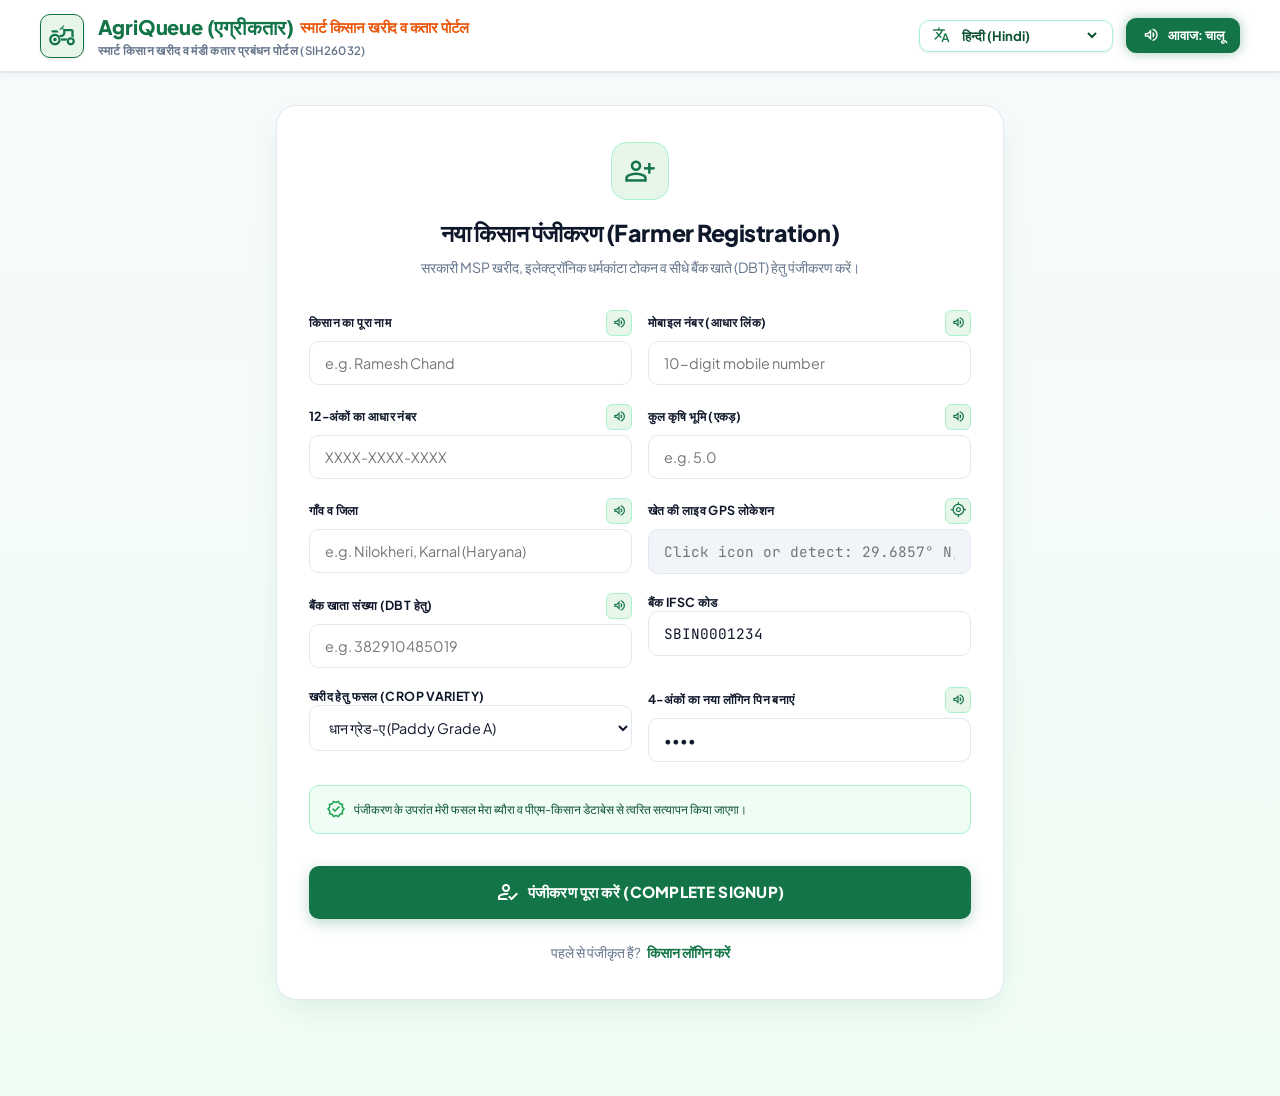
<file: public/signup.html>
<!DOCTYPE html>
<html lang="en">
<head>
    <meta charset="UTF-8">
    <meta name="viewport" content="width=device-width, initial-scale=1.0">
    <title>Farmer Registration | AgriQueue Smart Procurement Portal (SIH26032)</title>

    <!-- Google Fonts -->
    <link rel="preconnect" href="https://fonts.googleapis.com">
    <link rel="preconnect" href="https://fonts.gstatic.com" crossorigin>
    <link href="https://fonts.googleapis.com/css2?family=JetBrains+Mono:wght@500;600;700;800&family=Plus+Jakarta+Sans:wght@400;500;600;700;800&family=Material+Symbols+Outlined:wght,FILL@100..700,0..1&display=swap" rel="stylesheet">

    <!-- AgriQueue Vanilla CSS -->
    <link rel="stylesheet" href="farmer.css">
</head>
<body class="auth-page-wrapper">

    <!-- Top Navigation Header -->
    <header class="kisan-header">
        <div class="header-container">
            <a href="farmer_dashboard.html" style="text-decoration: none; color: inherit;">
                <div class="brand-wrap">
                    <div class="brand-emblem">
                        <span class="material-symbols-outlined" style="font-size: 1.75rem;">agriculture</span>
                    </div>
                    <div class="brand-titles">
                        <h1>
                            <span data-i18n="portalTitle">AgriQueue</span>
                            <span class="hindi-sub" data-i18n="hindiSub">स्मार्ट किसान खरीद व कतार पोर्टल</span>
                        </h1>
                        <p data-i18n="portalSubtitle">Crop Procurement & Mandi Queue Management Platform (SIH26032)</p>
                    </div>
                </div>
            </a>

            <div class="header-actions">
                <!-- Regional Language Dropdown -->
                <div class="lang-badge-box">
                    <span class="material-symbols-outlined" style="color: var(--color-primary); font-size: 1.15rem;">translate</span>
                    <select id="kisan-lang-select" aria-label="Select Regional Language">
                        <option value="en">English</option>
                        <option value="hi" selected>हिन्दी (Hindi)</option>
                        <option value="te">తెలుగు (Telugu)</option>
                        <option value="ta">தமிழ் (Tamil)</option>
                        <option value="pa">ਪੰਜਾਬੀ (Punjabi)</option>
                        <option value="mr">मराठी (Marathi)</option>
                        <option value="kn">ಕನ್ನಡ (Kannada)</option>
                        <option value="bn">বাংলা (Bengali)</option>
                        <option value="gu">ગુજરાતી (Gujarati)</option>
                    </select>
                </div>

                <!-- Master Voice Assistance Button -->
                <button id="master-voice-toggle" type="button" class="voice-master-btn active-voice" title="Toggle audio voice guidance">
                    <span class="material-symbols-outlined" style="font-size: 1.15rem;">volume_up</span>
                    <span data-i18n="voiceOn">आवाज: चालू</span>
                </button>
            </div>
        </div>
    </header>

    <!-- Main Signup Form Content -->
    <main class="auth-container-wide">
        <div class="auth-card">
            <div class="auth-card-header">
                <div class="auth-icon-badge">
                    <span class="material-symbols-outlined" style="font-size: 2rem;">person_add</span>
                </div>
                <h2 data-i18n="signupTitle">नया किसान पंजीकरण (Farmer KYC Registration)</h2>
                <p data-i18n="signupSubtitle">सरकारी MSP खरीद, इलेक्ट्रॉनिक धर्मकांटा टोकन व सीधे बैंक खाते (DBT) हेतु पंजीकरण करें।</p>
            </div>

            <!-- Registration Form -->
            <form id="kisan-signup-form" class="form-layout">
                
                <!-- Row 1: Name & Mobile -->
                <div class="form-row-2">
                    <div class="form-group-clean">
                        <div class="field-header-row">
                            <label class="clean-label" for="signup-name" data-i18n="signupNameLabel">किसान का पूरा नाम (Full Name)</label>
                            <button type="button" class="voice-btn" data-voice-key="auth.signupName" title="Listen / आवाज सुनें">
                                <span class="material-symbols-outlined" style="font-size: 0.95rem;">volume_up</span>
                            </button>
                        </div>
                        <input type="text" id="signup-name" data-voice-key="auth.signupName" class="clean-input voice-interactive-input" placeholder="e.g. Ramesh Chand" required>
                    </div>

                    <div class="form-group-clean">
                        <div class="field-header-row">
                            <label class="clean-label" for="signup-mobile" data-i18n="signupMobileLabel">मोबाइल नंबर (Aadhaar Registered Mobile)</label>
                            <button type="button" class="voice-btn" data-voice-key="auth.signupMobile" title="Listen / आवाज सुनें">
                                <span class="material-symbols-outlined" style="font-size: 0.95rem;">volume_up</span>
                            </button>
                        </div>
                        <input type="tel" id="signup-mobile" data-voice-key="auth.signupMobile" class="clean-input voice-interactive-input" placeholder="10-digit mobile number" maxlength="10" required>
                    </div>
                </div>

                <!-- Row 2: Aadhaar & Land Size -->
                <div class="form-row-2">
                    <div class="form-group-clean">
                        <div class="field-header-row">
                            <label class="clean-label" for="signup-aadhaar" data-i18n="signupAadhaarLabel">12-अंकों का आधार नंबर (UIDAI Aadhaar No.)</label>
                            <button type="button" class="voice-btn" data-voice-key="auth.signupAadhaar" title="Listen / आवाज सुनें">
                                <span class="material-symbols-outlined" style="font-size: 0.95rem;">volume_up</span>
                            </button>
                        </div>
                        <input type="text" id="signup-aadhaar" data-voice-key="auth.signupAadhaar" class="clean-input voice-interactive-input" placeholder="XXXX-XXXX-XXXX" maxlength="14" required>
                    </div>

                    <div class="form-group-clean">
                        <div class="field-header-row">
                            <label class="clean-label" for="signup-land" data-i18n="signupLandLabel">कुल कृषि भूमि (Total Land in Acres)</label>
                            <button type="button" class="voice-btn" data-voice-key="auth.signupLand" title="Listen / आवाज सुनें">
                                <span class="material-symbols-outlined" style="font-size: 0.95rem;">volume_up</span>
                            </button>
                        </div>
                        <input type="number" id="signup-land" data-voice-key="auth.signupLand" class="clean-input voice-interactive-input" placeholder="e.g. 5.0" step="0.1" min="0.5" required>
                    </div>
                </div>

                <!-- Row 3: Village & District / GPS Pin -->
                <div class="form-row-2">
                    <div class="form-group-clean">
                        <div class="field-header-row">
                            <label class="clean-label" for="signup-village" data-i18n="signupVillageLabel">गाँव व जिला (Village & District)</label>
                            <button type="button" class="voice-btn" data-voice-key="auth.signupVillage" title="Listen / आवाज सुनें">
                                <span class="material-symbols-outlined" style="font-size: 0.95rem;">volume_up</span>
                            </button>
                        </div>
                        <input type="text" id="signup-village" data-voice-key="auth.signupVillage" class="clean-input voice-interactive-input" placeholder="e.g. Nilokheri, Karnal (Haryana)" required>
                    </div>

                    <div class="form-group-clean">
                        <div class="field-header-row">
                            <label class="clean-label" data-i18n="gpsFieldLabel">खेत की लाइव GPS लोकेशन (Farm Coordinates)</label>
                            <button type="button" id="btn-signup-gps" class="voice-btn" title="Detect GPS Location" style="color: var(--color-primary);">
                                <span class="material-symbols-outlined" style="font-size: 1.05rem;">my_location</span>
                            </button>
                        </div>
                        <input type="text" id="signup-coordinates" class="clean-input" placeholder="Click icon or detect: 29.6857° N, 76.9905° E" readonly style="background: var(--bg-surface-alt); font-family: var(--font-mono);">
                    </div>
                </div>

                <!-- Row 4: Bank Account & IFSC (for DBT Transfer) -->
                <div class="form-row-2">
                    <div class="form-group-clean">
                        <div class="field-header-row">
                            <label class="clean-label" for="signup-bank-acc" data-i18n="bankAccLabel">बैंक खाता संख्या (Bank Account No. for DBT)</label>
                            <button type="button" class="voice-btn" data-voice-key="auth.signupBank" title="Listen / आवाज सुनें">
                                <span class="material-symbols-outlined" style="font-size: 0.95rem;">volume_up</span>
                            </button>
                        </div>
                        <input type="text" id="signup-bank-acc" data-voice-key="auth.signupBank" class="clean-input voice-interactive-input" placeholder="e.g. 382910485019" required>
                    </div>

                    <div class="form-group-clean">
                        <label class="clean-label" for="signup-ifsc" data-i18n="ifscLabel">बैंक IFSC कोड (Bank IFSC Code)</label>
                        <input type="text" id="signup-ifsc" class="clean-input" placeholder="e.g. SBIN0001234" value="SBIN0001234" required style="font-family: var(--font-mono);">
                    </div>
                </div>

                <!-- Row 5: Primary Crop & PIN -->
                <div class="form-row-2">
                    <div class="form-group-clean">
                        <label class="clean-label" for="signup-crop" data-i18n="cropLabel">मुख्य उपजाई जाने वाली फसल (Primary Crop)</label>
                        <select id="signup-crop" class="clean-select">
                            <option value="paddy_a">धान (Paddy Grade A)</option>
                            <option value="wheat">गेहूँ (Wheat FAQ)</option>
                            <option value="maize">मक्का (Maize Hybrid)</option>
                            <option value="chana">चना (Gram / Chickpea)</option>
                            <option value="mustard">सरसों (Mustard)</option>
                        </select>
                    </div>

                    <div class="form-group-clean">
                        <div class="field-header-row">
                            <label class="clean-label" for="signup-pin" data-i18n="createPinLabel">4-अंकों का नया लॉगिन पिन (Set 4-Digit Security PIN)</label>
                            <button type="button" class="voice-btn" data-voice-key="auth.signupPin" title="Listen / आवाज सुनें">
                                <span class="material-symbols-outlined" style="font-size: 0.95rem;">volume_up</span>
                            </button>
                        </div>
                        <input type="password" id="signup-pin" data-voice-key="auth.signupPin" class="clean-input voice-interactive-input" placeholder="4 digits" maxlength="4" value="1234" required>
                    </div>
                </div>

                <!-- Verification Notice -->
                <div style="padding: 0.85rem 1rem; background: #f0fdf4; border: 1.5px solid var(--color-primary-border); border-radius: var(--radius-md); font-size: 0.78rem; color: var(--color-primary-dark); display: flex; align-items: center; gap: 0.5rem; margin-top: 0.25rem;">
                    <span class="material-symbols-outlined" style="color: #16a34a; font-size: 1.25rem;">verified</span>
                    <span data-i18n="govVerificationNote">पंजीकरण के उपरांत मेरी फसल मेरा ब्यौरा व पीएम-किसान डेटाबेस से त्वरित सत्यापन किया जाएगा।</span>
                </div>

                <button type="submit" class="btn-kisan-primary" style="margin-top: 0.85rem;">
                    <span class="material-symbols-outlined">how_to_reg</span>
                    <span data-i18n="completeSignupBtn">पंजीकरण पूरा करें (COMPLETE REGISTRATION)</span>
                </button>
            </form>

            <!-- Footer Switch -->
            <div class="auth-switch-footer">
                <span data-i18n="alreadyAccountText">पहले से पंजीकृत हैं?</span>
                <a href="login.html" class="auth-switch-link" data-i18n="loginLinkText">किसान लॉगिन करें (Sign In Here)</a>
            </div>
        </div>
    </main>

    <!-- Shared AgriQueue Logic & Multilingual Engine -->
    <script src="farmer_app.js"></script>
</body>
</html>
</file>
<file: public/farmer.css>
/* ==========================================================================
   AgriQueue: Smart Farmer Procurement & Queue Management Platform (SIH26032)
   Vanilla CSS Design System - Clean White & Agricultural Forest Green (#137547)
   ========================================================================== */

/* 1. Design Tokens & CSS Variables */
:root {
  /* Brand Palette from AgriQueue Specifications */
  --color-primary: #137547;
  --color-primary-hover: #168a54;
  --color-primary-dark: #0d5232;
  --color-primary-light: #e8f5e9;
  --color-primary-border: #a7f3d0;
  
  --color-secondary: #ea580c;
  --color-secondary-hover: #c2410c;
  --color-secondary-light: #fff7ed;
  
  --color-tertiary: #064e3b;
  
  /* Backgrounds & Surfaces (Clean White Theme) */
  --bg-app: #f8fafc;
  --bg-surface: #ffffff;
  --bg-surface-alt: #f1f5f9;
  --bg-card-header: #f0fdf4;
  
  /* Text & Typography */
  --text-main: #0f172a;
  --text-body: #334155;
  --text-muted: #64748b;
  --text-dim: #94a3b8;
  --text-inverse: #ffffff;
  
  /* Status Colors */
  --status-success: #16a34a;
  --status-success-bg: #dcfce7;
  --status-warning: #d97706;
  --status-warning-bg: #fef3c7;
  --status-danger: #dc2626;
  --status-danger-bg: #fee2e2;
  --status-info: #0284c7;
  --status-info-bg: #e0f2fe;

  /* Borders & Dividers */
  --border-subtle: #e2e8f0;
  --border-green: #cbd5e1;
  --border-focus: #137547;
  
  /* Radii */
  --radius-sm: 6px;
  --radius-md: 10px;
  --radius-lg: 14px;
  --radius-xl: 20px;
  --radius-pill: 9999px;
  
  /* Shadows */
  --shadow-sm: 0 1px 3px rgba(0, 0, 0, 0.06), 0 1px 2px rgba(0, 0, 0, 0.04);
  --shadow-md: 0 4px 16px -2px rgba(0, 0, 0, 0.07), 0 2px 6px -1px rgba(0, 0, 0, 0.04);
  --shadow-lg: 0 12px 30px -4px rgba(19, 117, 71, 0.12), 0 4px 12px -2px rgba(0, 0, 0, 0.05);
  --shadow-btn: 0 4px 14px rgba(19, 117, 71, 0.28);
  
  /* Fonts */
  --font-sans: 'Plus Jakarta Sans', 'Outfit', -apple-system, BlinkMacSystemFont, 'Segoe UI', Roboto, sans-serif;
  --font-mono: 'JetBrains Mono', monospace;

  --transition-fast: 160ms cubic-bezier(0.4, 0, 0.2, 1);
  --transition-smooth: 240ms cubic-bezier(0.4, 0, 0.2, 1);
}

/* 2. Reset & Base Setup */
*, *::before, *::after {
  box-sizing: border-box;
  margin: 0;
  padding: 0;
}

html {
  font-size: 16px;
  scroll-behavior: smooth;
}

body {
  background-color: var(--bg-app);
  color: var(--text-body);
  font-family: var(--font-sans);
  line-height: 1.5;
  min-height: 100vh;
  padding-bottom: 4rem;
  -webkit-font-smoothing: antialiased;
}

/* 3. Top Navigation Header */
.kisan-header {
  position: sticky;
  top: 0;
  z-index: 100;
  background: #ffffff;
  border-bottom: 2px solid #e2e8f0;
  box-shadow: 0 2px 10px rgba(0, 0, 0, 0.04);
  padding: 0.75rem 1.5rem;
}

.header-container {
  max-width: 1200px;
  margin: 0 auto;
  display: flex;
  align-items: center;
  justify-content: space-between;
  gap: 1.25rem;
  flex-wrap: wrap;
}

.brand-wrap {
  display: flex;
  align-items: center;
  gap: 0.85rem;
  cursor: pointer;
}

.brand-emblem {
  width: 2.75rem;
  height: 2.75rem;
  background: var(--color-primary-light);
  border: 1.5px solid var(--color-primary);
  border-radius: var(--radius-md);
  display: flex;
  align-items: center;
  justify-content: center;
  color: var(--color-primary);
  box-shadow: var(--shadow-sm);
}

.brand-titles h1 {
  font-size: 1.25rem;
  font-weight: 800;
  color: var(--color-primary);
  letter-spacing: -0.01em;
  display: flex;
  align-items: center;
  gap: 0.4rem;
}

.brand-titles h1 .hindi-sub {
  font-size: 0.95rem;
  color: var(--color-secondary);
  font-weight: 700;
}

.brand-titles p {
  font-size: 0.72rem;
  color: var(--text-muted);
  font-weight: 600;
  letter-spacing: 0.03em;
  text-transform: uppercase;
}

.header-actions {
  display: flex;
  align-items: center;
  gap: 0.85rem;
  flex-wrap: wrap;
}

/* Language Switcher */
.lang-badge-box {
  display: flex;
  align-items: center;
  gap: 0.5rem;
  background: #ffffff;
  border: 1.5px solid var(--color-primary-border);
  border-radius: var(--radius-md);
  padding: 0.35rem 0.75rem;
  box-shadow: var(--shadow-sm);
}

.lang-badge-box select {
  border: none;
  background: transparent;
  font-family: var(--font-sans);
  font-weight: 700;
  font-size: 0.82rem;
  color: var(--color-primary-dark);
  outline: none;
  cursor: pointer;
}

/* Voice Assistance Button */
.voice-master-btn {
  display: flex;
  align-items: center;
  gap: 0.5rem;
  background: var(--color-primary-light);
  border: 1.5px solid var(--color-primary);
  color: var(--color-primary-dark);
  padding: 0.45rem 0.9rem;
  border-radius: var(--radius-md);
  font-family: var(--font-sans);
  font-size: 0.8rem;
  font-weight: 700;
  cursor: pointer;
  transition: all var(--transition-fast);
}

.voice-master-btn:hover {
  background: var(--color-primary);
  color: #ffffff;
  box-shadow: var(--shadow-btn);
}

.voice-master-btn.active-voice {
  background: var(--color-primary);
  color: #ffffff;
  box-shadow: 0 0 12px rgba(19, 117, 71, 0.4);
}

/* 4. Live MSP Banner */
.msp-ticker-strip {
  background: linear-gradient(90deg, #137547 0%, #0d5232 100%);
  color: #ffffff;
  padding: 0.45rem 1.5rem;
  font-size: 0.78rem;
  font-family: var(--font-sans);
  box-shadow: 0 2px 6px rgba(0, 0, 0, 0.08);
  overflow-x: auto;
  white-space: nowrap;
}

.msp-ticker-content {
  max-width: 1200px;
  margin: 0 auto;
  display: flex;
  align-items: center;
  gap: 1.5rem;
}

.ticker-tag {
  background: var(--color-secondary);
  color: #ffffff;
  padding: 0.15rem 0.5rem;
  border-radius: var(--radius-pill);
  font-size: 0.68rem;
  font-weight: 800;
  text-transform: uppercase;
  letter-spacing: 0.05em;
}

.ticker-crop-item strong {
  color: #fef08a;
  font-weight: 800;
}

/* 5. Main App Container */
.main-layout {
  max-width: 1200px;
  margin: 1.5rem auto 0;
  padding: 0 1.25rem;
  display: flex;
  flex-direction: column;
  gap: 1.5rem;
}

/* Farmer Profile Ribbon */
.farmer-profile-ribbon {
  background: #ffffff;
  border: 1.5px solid var(--border-subtle);
  border-left: 5px solid var(--color-primary);
  border-radius: var(--radius-lg);
  padding: 1rem 1.35rem;
  display: flex;
  align-items: center;
  justify-content: space-between;
  gap: 1rem;
  flex-wrap: wrap;
  box-shadow: var(--shadow-sm);
}

.profile-info {
  display: flex;
  align-items: center;
  gap: 0.85rem;
}

.profile-avatar {
  width: 2.75rem;
  height: 2.75rem;
  background: var(--color-primary-light);
  border-radius: var(--radius-pill);
  display: flex;
  align-items: center;
  justify-content: center;
  color: var(--color-primary);
}

.profile-name {
  font-size: 1.05rem;
  font-weight: 800;
  color: var(--text-main);
}

.profile-details {
  font-size: 0.78rem;
  color: var(--text-muted);
  display: flex;
  gap: 0.65rem;
  flex-wrap: wrap;
}

.profile-badge {
  background: var(--color-primary-light);
  color: var(--color-primary-dark);
  font-family: var(--font-mono);
  font-size: 0.72rem;
  font-weight: 700;
  padding: 0.25rem 0.6rem;
  border-radius: var(--radius-sm);
}

/* 6. Navigation Tabs */
.portal-tabs {
  display: flex;
  align-items: center;
  gap: 0.5rem;
  background: #ffffff;
  padding: 0.4rem;
  border-radius: var(--radius-lg);
  border: 1.5px solid var(--border-subtle);
  box-shadow: var(--shadow-sm);
  overflow-x: auto;
}

.portal-tab-btn {
  flex: 1;
  min-width: 170px;
  padding: 0.75rem 1.15rem;
  border-radius: var(--radius-md);
  border: 1.5px solid transparent;
  background: transparent;
  color: var(--text-muted);
  font-family: var(--font-sans);
  font-size: 0.88rem;
  font-weight: 700;
  cursor: pointer;
  display: flex;
  align-items: center;
  justify-content: center;
  gap: 0.5rem;
  transition: all var(--transition-fast);
}

.portal-tab-btn:hover {
  color: var(--color-primary);
  background: var(--color-primary-light);
}

.portal-tab-btn.active {
  background: var(--color-primary);
  color: #ffffff;
  box-shadow: var(--shadow-btn);
}

.portal-tab-btn.active .tab-icon {
  color: #ffffff;
}

/* 7. Tab View Panels */
.tab-view {
  display: none;
  animation: fadeIn 200ms ease;
}

.tab-view.active {
  display: block;
}

@keyframes fadeIn {
  from { opacity: 0; transform: translateY(4px); }
  to { opacity: 1; transform: translateY(0); }
}

/* 8. Card Layouts & Grid */
.grid-2-col {
  display: grid;
  grid-template-columns: 1.25fr 1fr;
  gap: 1.5rem;
}

.white-card {
  background: #ffffff;
  border: 1.5px solid var(--border-subtle);
  border-radius: var(--radius-xl);
  padding: 1.75rem;
  box-shadow: var(--shadow-md);
  position: relative;
}

.card-header-clean {
  border-bottom: 1.5px solid var(--border-subtle);
  padding-bottom: 1rem;
  margin-bottom: 1.35rem;
  display: flex;
  align-items: center;
  justify-content: space-between;
}

.card-header-clean h2 {
  font-size: 1.2rem;
  font-weight: 800;
  color: var(--text-main);
  display: flex;
  align-items: center;
  gap: 0.5rem;
}

.card-header-clean h2 .material-symbols-outlined {
  color: var(--color-primary);
}

.card-subtext {
  font-size: 0.82rem;
  color: var(--text-muted);
  margin-top: 0.25rem;
}

/* 9. Interactive Voice Elements */
.field-header-row {
  display: flex;
  align-items: center;
  justify-content: space-between;
  margin-bottom: 0.35rem;
}

.voice-btn {
  width: 26px;
  height: 26px;
  border-radius: var(--radius-sm);
  background: var(--color-primary-light);
  border: 1px solid var(--color-primary-border);
  color: var(--color-primary);
  display: inline-flex;
  align-items: center;
  justify-content: center;
  cursor: pointer;
  transition: all var(--transition-fast);
}

.voice-btn:hover {
  background: var(--color-primary);
  color: #ffffff;
  box-shadow: 0 0 8px rgba(19, 117, 71, 0.35);
}

.voice-btn.speaking {
  background: var(--color-primary);
  color: #ffffff;
  animation: pulseVoice 1s infinite alternate;
}

@keyframes pulseVoice {
  from { box-shadow: 0 0 4px var(--color-primary); }
  to { box-shadow: 0 0 14px var(--color-primary); }
}

/* 10. Forms & Controls */
.form-layout {
  display: flex;
  flex-direction: column;
  gap: 1.15rem;
}

.form-row-2 {
  display: grid;
  grid-template-columns: 1fr 1fr;
  gap: 1rem;
}

.form-group-clean {
  display: flex;
  flex-direction: column;
}

.clean-label {
  font-size: 0.78rem;
  font-weight: 700;
  color: var(--text-main);
  text-transform: uppercase;
  letter-spacing: 0.03em;
}

.clean-input,
.clean-select,
.clean-textarea {
  width: 100%;
  padding: 0.75rem 0.95rem;
  background: #ffffff;
  border: 1.5px solid var(--border-subtle);
  border-radius: var(--radius-md);
  font-family: var(--font-sans);
  font-size: 0.9rem;
  color: var(--text-main);
  outline: none;
  transition: all var(--transition-fast);
}

.clean-input:focus,
.clean-select:focus,
.clean-textarea:focus {
  border-color: var(--color-primary);
  box-shadow: 0 0 0 3px rgba(19, 117, 71, 0.12);
}

.clean-textarea {
  min-height: 4.5rem;
  resize: vertical;
}

/* Buttons */
.btn-kisan-primary {
  width: 100%;
  padding: 0.9rem 1.5rem;
  background: var(--color-primary);
  color: #ffffff;
  border: none;
  border-radius: var(--radius-md);
  font-family: var(--font-sans);
  font-size: 0.95rem;
  font-weight: 800;
  letter-spacing: 0.02em;
  cursor: pointer;
  box-shadow: var(--shadow-btn);
  display: flex;
  align-items: center;
  justify-content: center;
  gap: 0.5rem;
  transition: all var(--transition-fast);
}

.btn-kisan-primary:hover {
  background: var(--color-primary-hover);
  transform: translateY(-1px);
  box-shadow: 0 6px 20px rgba(19, 117, 71, 0.35);
}

.btn-kisan-primary:active {
  transform: translateY(1px);
}

.btn-kisan-secondary {
  padding: 0.55rem 1rem;
  background: var(--color-secondary-light);
  border: 1.5px solid rgba(234, 88, 12, 0.3);
  color: var(--color-secondary);
  border-radius: var(--radius-md);
  font-weight: 700;
  font-size: 0.8rem;
  cursor: pointer;
  transition: all var(--transition-fast);
}

.btn-kisan-secondary:hover {
  background: var(--color-secondary);
  color: #ffffff;
}

/* 11. Live Queue Step Progress Indicator */
.queue-stepper {
  display: flex;
  align-items: center;
  justify-content: space-between;
  margin: 1.5rem 0;
  position: relative;
}

.queue-stepper::before {
  content: '';
  position: absolute;
  top: 18px;
  left: 30px;
  right: 30px;
  height: 3px;
  background: #e2e8f0;
  z-index: 1;
}

.step-item {
  position: relative;
  z-index: 2;
  display: flex;
  flex-direction: column;
  align-items: center;
  text-align: center;
  gap: 0.35rem;
}

.step-circle {
  width: 36px;
  height: 36px;
  border-radius: 50%;
  background: #ffffff;
  border: 2px solid #cbd5e1;
  color: #64748b;
  display: flex;
  align-items: center;
  justify-content: center;
  font-weight: 800;
  font-size: 0.85rem;
  transition: all var(--transition-fast);
}

.step-item.step-done .step-circle {
  background: var(--color-primary);
  border-color: var(--color-primary);
  color: #ffffff;
}

.step-item.step-active .step-circle {
  background: #ffffff;
  border-color: var(--color-secondary);
  color: var(--color-secondary);
  box-shadow: 0 0 0 4px rgba(234, 88, 12, 0.15);
}

.step-label {
  font-size: 0.72rem;
  font-weight: 700;
  color: var(--text-muted);
  max-width: 80px;
}

.step-item.step-active .step-label {
  color: var(--color-secondary);
}

.step-item.step-done .step-label {
  color: var(--color-primary-dark);
}

/* 12. Digital Queue Token Card (Mandi Slot Module) */
.queue-ticket {
  background: linear-gradient(135deg, #ffffff 0%, #f0fdf4 100%);
  border: 2px dashed var(--color-primary);
  border-radius: var(--radius-lg);
  padding: 1.5rem;
  text-align: center;
  position: relative;
  box-shadow: var(--shadow-md);
}

.ticket-header {
  font-size: 0.75rem;
  font-weight: 800;
  text-transform: uppercase;
  color: var(--color-primary);
  letter-spacing: 0.05em;
}

.ticket-number-display {
  font-family: var(--font-mono);
  font-size: 2.5rem;
  font-weight: 900;
  color: var(--color-primary-dark);
  margin: 0.5rem 0;
}

.ticket-lane-pill {
  display: inline-block;
  background: var(--color-primary);
  color: #ffffff;
  padding: 0.3rem 0.85rem;
  border-radius: var(--radius-pill);
  font-size: 0.78rem;
  font-weight: 700;
  font-family: var(--font-mono);
}

.ticket-meta-grid {
  display: grid;
  grid-template-columns: repeat(3, 1fr);
  gap: 0.75rem;
  margin-top: 1.25rem;
  padding-top: 1rem;
  border-top: 1px solid rgba(19, 117, 71, 0.2);
}

.ticket-meta-item span {
  display: block;
  font-size: 0.68rem;
  color: var(--text-muted);
  text-transform: uppercase;
  font-weight: 600;
}

.ticket-meta-item strong {
  font-size: 0.92rem;
  color: var(--text-main);
  font-family: var(--font-mono);
}

/* 13. Registered Crops Cards & List */
.crops-grid-list {
  display: flex;
  flex-direction: column;
  gap: 1rem;
}

.clean-crop-card {
  background: #ffffff;
  border: 1.5px solid var(--border-subtle);
  border-radius: var(--radius-lg);
  padding: 1.25rem;
  transition: all var(--transition-fast);
  box-shadow: var(--shadow-sm);
}

.clean-crop-card:hover {
  border-color: var(--color-primary);
  box-shadow: var(--shadow-md);
  transform: translateY(-2px);
}

.crop-card-main {
  display: flex;
  align-items: center;
  justify-content: space-between;
  gap: 1rem;
}

.crop-card-left {
  display: flex;
  align-items: center;
  gap: 0.85rem;
}

.crop-icon-box {
  width: 3rem;
  height: 3rem;
  background: var(--color-primary-light);
  border: 1px solid var(--color-primary-border);
  border-radius: var(--radius-md);
  display: flex;
  align-items: center;
  justify-content: center;
  color: var(--color-primary);
}

.crop-title-text strong {
  font-size: 1rem;
  color: var(--color-primary-dark);
}

.crop-title-text span {
  font-size: 0.8rem;
  color: var(--text-muted);
}

.crop-badge-status {
  padding: 0.25rem 0.65rem;
  border-radius: var(--radius-pill);
  font-size: 0.72rem;
  font-weight: 800;
  text-transform: uppercase;
  background: var(--status-success-bg);
  color: var(--status-success);
  border: 1px solid rgba(22, 163, 74, 0.3);
}

/* 14. MSP Payment Estimate Box & Procurement Receipt */
.payout-calc-box {
  background: #f0fdf4;
  border: 1.5px solid var(--color-primary-border);
  border-radius: var(--radius-lg);
  padding: 1.25rem;
  margin-top: 1.25rem;
}

.calc-row {
  display: flex;
  justify-content: space-between;
  font-size: 0.85rem;
  margin-bottom: 0.4rem;
}

.calc-row.total-payout {
  border-top: 1.5px dashed var(--color-primary);
  padding-top: 0.65rem;
  margin-top: 0.65rem;
  font-size: 1.1rem;
  font-weight: 800;
  color: var(--color-primary-dark);
}

/* Official Digital Procurement Receipt / J-Form */
.j-form-receipt {
  background: #ffffff;
  border: 2px solid var(--color-primary-border);
  border-radius: var(--radius-lg);
  padding: 1.5rem;
  box-shadow: var(--shadow-sm);
  margin-top: 1rem;
}

.j-form-header {
  text-align: center;
  border-bottom: 1.5px dashed #cbd5e1;
  padding-bottom: 0.85rem;
  margin-bottom: 1rem;
}

.j-form-header h4 {
  color: var(--color-primary-dark);
  font-size: 1rem;
  font-weight: 800;
}

.j-form-row {
  display: flex;
  justify-content: space-between;
  font-size: 0.82rem;
  margin-bottom: 0.45rem;
  font-family: var(--font-sans);
}

.j-form-total {
  border-top: 1.5px solid var(--color-primary);
  padding-top: 0.65rem;
  margin-top: 0.65rem;
  font-size: 1rem;
  font-weight: 800;
  color: var(--color-primary-dark);
}

/* 15. Responsive Rules */
@media (max-width: 900px) {
  .grid-2-col {
    grid-template-columns: 1fr;
  }
}

@media (max-width: 640px) {
  .header-container {
    flex-direction: column;
    align-items: flex-start;
  }
  .form-row-2 {
    grid-template-columns: 1fr;
  }
  .ticket-meta-grid {
    grid-template-columns: 1fr;
  }
  .crop-card-main {
    flex-direction: column;
    align-items: flex-start;
  }
  .queue-stepper::before {
    display: none;
  }
  .queue-stepper {
    flex-direction: column;
    align-items: flex-start;
    gap: 1rem;
  }
  .step-item {
    flex-direction: row;
    gap: 0.75rem;
  }
}

/* ==========================================================================
   16. Authentication Flow (Login & Signup)
   ========================================================================== */
.auth-page-wrapper {
  min-height: 100vh;
  display: flex;
  flex-direction: column;
  background: linear-gradient(180deg, #f8fafc 0%, #f0fdf4 100%);
}

.auth-nav-strip {
  background: #ffffff;
  border-bottom: 1.5px solid var(--border-subtle);
  padding: 0.85rem 1.5rem;
  display: flex;
  justify-content: space-between;
  align-items: center;
  max-width: 1200px;
  margin: 0 auto;
  width: 100%;
}

.auth-container {
  max-width: 540px;
  margin: 2.5rem auto;
  padding: 0 1rem;
  width: 100%;
}

.auth-container-wide {
  max-width: 760px;
  margin: 2rem auto;
  padding: 0 1rem;
  width: 100%;
}

.auth-card {
  background: #ffffff;
  border: 1.5px solid var(--border-subtle);
  border-radius: var(--radius-xl);
  padding: 2.25rem 2rem;
  box-shadow: 0 12px 35px -8px rgba(19, 117, 71, 0.12);
}

.auth-card-header {
  text-align: center;
  margin-bottom: 2rem;
}

.auth-icon-badge {
  width: 58px;
  height: 58px;
  border-radius: 16px;
  background: var(--color-primary-light);
  color: var(--color-primary);
  display: flex;
  align-items: center;
  justify-content: center;
  margin: 0 auto 1rem auto;
  border: 1.5px solid var(--color-primary-border);
}

.auth-card-header h2 {
  font-size: 1.45rem;
  font-weight: 800;
  color: var(--text-main);
  letter-spacing: -0.02em;
}

.auth-card-header p {
  font-size: 0.88rem;
  color: var(--text-muted);
  margin-top: 0.35rem;
}

.auth-tabs-row {
  display: flex;
  background: var(--bg-surface-alt);
  border-radius: var(--radius-pill);
  padding: 0.3rem;
  margin-bottom: 1.5rem;
  border: 1px solid var(--border-subtle);
}

.auth-tab-btn {
  flex: 1;
  padding: 0.55rem;
  border: none;
  background: transparent;
  border-radius: var(--radius-pill);
  font-size: 0.85rem;
  font-weight: 700;
  color: var(--text-muted);
  cursor: pointer;
  transition: var(--transition-fast);
}

.auth-tab-btn.active {
  background: #ffffff;
  color: var(--color-primary-dark);
  box-shadow: 0 2px 6px rgba(0, 0, 0, 0.08);
}

.demo-farmers-box {
  margin-top: 1.75rem;
  padding-top: 1.5rem;
  border-top: 1.5px dashed var(--border-subtle);
}

.demo-title {
  font-size: 0.78rem;
  font-weight: 700;
  color: var(--text-muted);
  text-transform: uppercase;
  letter-spacing: 0.04em;
  margin-bottom: 0.75rem;
  text-align: center;
}

.demo-chips-grid {
  display: grid;
  grid-template-columns: repeat(auto-fit, minmax(140px, 1fr));
  gap: 0.5rem;
}

.demo-chip-btn {
  background: var(--bg-surface-alt);
  border: 1px solid var(--border-subtle);
  border-radius: var(--radius-md);
  padding: 0.5rem 0.75rem;
  text-align: left;
  cursor: pointer;
  transition: var(--transition-fast);
}

.demo-chip-btn:hover {
  background: #ffffff;
  border-color: var(--color-primary);
  box-shadow: 0 2px 8px rgba(19, 117, 71, 0.1);
}

.demo-chip-name {
  font-size: 0.82rem;
  font-weight: 700;
  color: var(--text-main);
  display: block;
}

.demo-chip-sub {
  font-size: 0.7rem;
  color: var(--text-muted);
}

.auth-switch-footer {
  text-align: center;
  margin-top: 1.5rem;
  font-size: 0.85rem;
  color: var(--text-muted);
}

.auth-switch-link {
  color: var(--color-primary);
  font-weight: 700;
  text-decoration: none;
  margin-left: 0.25rem;
}

.auth-switch-link:hover {
  text-decoration: underline;
}

.user-nav-profile {
  display: flex;
  align-items: center;
  gap: 0.75rem;
  background: var(--color-primary-light);
  border: 1px solid var(--color-primary-border);
  border-radius: var(--radius-pill);
  padding: 0.35rem 0.85rem 0.35rem 0.5rem;
}

.user-avatar-circle {
  width: 28px;
  height: 28px;
  border-radius: 50%;
  background: var(--color-primary);
  color: #ffffff;
  display: flex;
  align-items: center;
  justify-content: center;
  font-size: 0.8rem;
  font-weight: 800;
}

.btn-logout {
  background: transparent;
  border: none;
  color: #dc2626;
  cursor: pointer;
  display: flex;
  align-items: center;
  gap: 0.25rem;
  font-size: 0.78rem;
  font-weight: 700;
  padding: 0.25rem 0.5rem;
  border-radius: var(--radius-sm);
  transition: var(--transition-fast);
}

.btn-logout:hover {
  background: #fee2e2;
}

/* ==========================================================================
   17. Geolocation & Nearest Procurement Centre Discovery
   ========================================================================== */
.gps-banner-card {
  background: #ffffff;
  border: 1.5px solid var(--color-primary-border);
  border-radius: var(--radius-lg);
  padding: 1.25rem 1.5rem;
  margin-bottom: 1.5rem;
  box-shadow: 0 4px 15px rgba(19, 117, 71, 0.06);
  display: flex;
  justify-content: space-between;
  align-items: center;
  gap: 1rem;
  flex-wrap: wrap;
}

.gps-info-wrap {
  display: flex;
  align-items: center;
  gap: 0.85rem;
}

.gps-radar-icon {
  width: 44px;
  height: 44px;
  border-radius: 12px;
  background: #f0fdf4;
  color: var(--color-primary);
  display: flex;
  align-items: center;
  justify-content: center;
  border: 1.5px solid var(--color-primary-border);
  position: relative;
}

.gps-radar-icon.detecting::after {
  content: '';
  position: absolute;
  inset: -4px;
  border: 2px solid var(--color-primary);
  border-radius: 16px;
  animation: radarPulse 1.5s infinite;
}

@keyframes radarPulse {
  0% { transform: scale(1); opacity: 0.8; }
  100% { transform: scale(1.35); opacity: 0; }
}

.gps-title {
  font-size: 0.95rem;
  font-weight: 800;
  color: var(--text-main);
}

.gps-subtitle {
  font-size: 0.78rem;
  color: var(--text-muted);
  margin-top: 0.15rem;
}

.btn-gps-detect {
  background: var(--color-primary);
  color: #ffffff;
  border: none;
  border-radius: var(--radius-md);
  padding: 0.65rem 1.15rem;
  font-size: 0.85rem;
  font-weight: 700;
  cursor: pointer;
  display: flex;
  align-items: center;
  gap: 0.45rem;
  transition: var(--transition-fast);
  box-shadow: 0 2px 8px rgba(19, 117, 71, 0.25);
}

.btn-gps-detect:hover {
  background: var(--color-primary-hover);
  transform: translateY(-1px);
}

.mandi-centres-grid {
  display: grid;
  grid-template-columns: repeat(auto-fill, minmax(340px, 1fr));
  gap: 1.25rem;
  margin-top: 1rem;
}

.mandi-card {
  background: #ffffff;
  border: 1.5px solid var(--border-subtle);
  border-radius: var(--radius-lg);
  padding: 1.35rem;
  display: flex;
  flex-direction: column;
  justify-content: space-between;
  transition: var(--transition-smooth);
  box-shadow: var(--shadow-sm);
  position: relative;
  overflow: hidden;
}

.mandi-card:hover {
  border-color: var(--color-primary);
  box-shadow: var(--shadow-md);
  transform: translateY(-2px);
}

.mandi-card.nearest-recommend {
  border-color: var(--color-primary);
  background: #fcfffd;
}

.nearest-badge-ribbon {
  position: absolute;
  top: 0;
  right: 0;
  background: var(--color-primary);
  color: #ffffff;
  font-size: 0.68rem;
  font-weight: 800;
  text-transform: uppercase;
  letter-spacing: 0.04em;
  padding: 0.25rem 0.75rem;
  border-bottom-left-radius: var(--radius-md);
}

.mandi-header {
  display: flex;
  align-items: flex-start;
  gap: 0.75rem;
  margin-bottom: 0.85rem;
}

.mandi-icon-box {
  width: 42px;
  height: 42px;
  border-radius: 10px;
  background: var(--color-primary-light);
  color: var(--color-primary);
  display: flex;
  align-items: center;
  justify-content: center;
  flex-shrink: 0;
}

.mandi-name {
  font-size: 1rem;
  font-weight: 800;
  color: var(--text-main);
  line-height: 1.3;
}

.mandi-location-text {
  font-size: 0.75rem;
  color: var(--text-muted);
  margin-top: 0.2rem;
  display: flex;
  align-items: center;
  gap: 0.25rem;
}

.distance-pill {
  display: inline-flex;
  align-items: center;
  gap: 0.3rem;
  background: #f0fdf4;
  border: 1px solid var(--color-primary-border);
  color: var(--color-primary-dark);
  font-size: 0.78rem;
  font-weight: 800;
  padding: 0.25rem 0.6rem;
  border-radius: var(--radius-pill);
  margin-bottom: 0.85rem;
  font-family: var(--font-mono);
}

.mandi-metrics-row {
  display: grid;
  grid-template-columns: 1fr 1fr;
  gap: 0.5rem;
  background: var(--bg-surface-alt);
  padding: 0.75rem;
  border-radius: var(--radius-md);
  margin-bottom: 1rem;
}

.metric-item {
  display: flex;
  flex-direction: column;
}

.metric-label {
  font-size: 0.68rem;
  color: var(--text-muted);
  text-transform: uppercase;
  font-weight: 700;
}

.metric-value {
  font-size: 0.85rem;
  font-weight: 800;
  color: var(--text-main);
  margin-top: 0.15rem;
}

.btn-select-mandi {
  width: 100%;
  background: var(--bg-surface-alt);
  color: var(--color-primary-dark);
  border: 1.5px solid var(--color-primary-border);
  border-radius: var(--radius-md);
  padding: 0.65rem 1rem;
  font-size: 0.85rem;
  font-weight: 800;
  cursor: pointer;
  display: flex;
  align-items: center;
  justify-content: center;
  gap: 0.4rem;
  transition: var(--transition-fast);
}

.btn-select-mandi:hover,
.mandi-card.nearest-recommend .btn-select-mandi {
  background: var(--color-primary);
  color: #ffffff;
  border-color: var(--color-primary);
  box-shadow: 0 3px 10px rgba(19, 117, 71, 0.2);
}
</file>
<file: public/ops_portal.css>
/* ==========================================================================
   AgriQueue: Shared Operations Portal Styles (SIH26032)
   Used by Module 2 (gate_operator.html) and Module 4 (admin_dashboard.html).

   Every rule below is the Quality Lab page's own inline stylesheet
   (quality_inspector.html) copied unchanged, with a mechanical prefix rename
   .qc-* -> .op-* and .btn-qc-* -> .btn-op-*. No colours, sizes or radii were
   added or altered, so the operations pages render identically to Module 3.
   Design tokens (--color-*, --radius-*, --font-*) come from farmer.css.
   ========================================================================== */

    .op-container {
        max-width: 1400px;
        margin: 1.5rem auto;
        padding: 0 1.25rem;
    }

    /* Top Header Meta */
    .op-header-meta {
        display: flex;
        align-items: center;
        gap: 1rem;
    }

    .op-counter-pill {
        background: var(--color-primary-light);
        border: 1px solid var(--color-primary-border);
        padding: 0.35rem 0.85rem;
        border-radius: var(--radius-pill);
        font-size: 0.82rem;
        font-weight: 700;
        color: var(--color-primary-dark);
        display: flex;
        align-items: center;
        gap: 0.4rem;
    }

    /* 4 Key Metric Stat Cards */
    .op-stats-grid {
        display: grid;
        grid-template-columns: repeat(auto-fit, minmax(240px, 1fr));
        gap: 1rem;
        margin-bottom: 1.5rem;
    }

    .op-stat-card {
        background: #ffffff;
        border-radius: var(--radius-lg);
        border: 1px solid var(--border-subtle);
        padding: 1.25rem;
        display: flex;
        align-items: center;
        gap: 1rem;
        box-shadow: var(--shadow-sm);
        transition: var(--transition-fast);
    }

    .op-stat-card:hover {
        transform: translateY(-2px);
        box-shadow: var(--shadow-md);
    }

    .op-stat-icon-box {
        width: 52px;
        height: 52px;
        border-radius: var(--radius-md);
        display: flex;
        align-items: center;
        justify-content: center;
        flex-shrink: 0;
    }

    .stat-icon-pending { background: #eff6ff; color: #2563eb; }
    .stat-icon-passed { background: #dcfce7; color: #16a34a; }
    .stat-icon-deduction { background: #fff7ed; color: #ea580c; }
    .stat-icon-rejected { background: #fee2e2; color: #dc2626; }

    .op-stat-info h3 {
        font-size: 1.75rem;
        font-family: var(--font-mono);
        font-weight: 800;
        line-height: 1.1;
        color: var(--text-main);
    }

    .op-stat-info p {
        font-size: 0.82rem;
        color: var(--text-muted);
        font-weight: 600;
        margin-top: 0.2rem;
    }

    /* Main Workbench 2-Column Grid */
    .op-workbench-grid {
        display: grid;
        grid-template-columns: 380px 1fr;
        gap: 1.5rem;
        align-items: start;
    }

    @media (max-width: 1024px) {
        .op-workbench-grid {
            grid-template-columns: 1fr;
        }
    }

    /* Left Panel: Arrived Trolley Queue */
    .op-queue-panel {
        background: #ffffff;
        border-radius: var(--radius-lg);
        border: 1px solid var(--border-subtle);
        box-shadow: var(--shadow-sm);
        overflow: hidden;
        display: flex;
        flex-direction: column;
        max-height: calc(100vh - 200px);
    }

    .op-panel-header {
        padding: 1.1rem 1.25rem;
        background: var(--bg-card-header);
        border-bottom: 1px solid var(--border-subtle);
        display: flex;
        justify-content: space-between;
        align-items: center;
    }

    .op-panel-header h2 {
        font-size: 1.05rem;
        font-weight: 800;
        color: var(--color-primary-dark);
        display: flex;
        align-items: center;
        gap: 0.45rem;
    }

    .op-search-filter-box {
        padding: 0.85rem 1.25rem;
        background: #f8fafc;
        border-bottom: 1px solid var(--border-subtle);
    }

    .op-search-input-wrap {
        position: relative;
        margin-bottom: 0.65rem;
    }

    .op-search-input-wrap input {
        width: 100%;
        padding: 0.6rem 0.85rem 0.6rem 2.2rem;
        border-radius: var(--radius-md);
        border: 1px solid var(--border-subtle);
        font-size: 0.85rem;
        font-family: var(--font-sans);
        outline: none;
        transition: var(--transition-fast);
    }

    .op-search-input-wrap input:focus {
        border-color: var(--color-primary);
        box-shadow: 0 0 0 3px rgba(19, 117, 71, 0.12);
    }

    .op-search-input-wrap .material-symbols-outlined {
        position: absolute;
        left: 0.65rem;
        top: 50%;
        transform: translateY(-50%);
        color: var(--text-muted);
        font-size: 1.1rem;
    }

    .op-filter-chips-row {
        display: flex;
        gap: 0.4rem;
        overflow-x: auto;
        padding-bottom: 0.2rem;
    }

    .op-filter-chip {
        padding: 0.3rem 0.65rem;
        border-radius: var(--radius-pill);
        border: 1px solid var(--border-subtle);
        background: #ffffff;
        font-size: 0.72rem;
        font-weight: 700;
        color: var(--text-muted);
        cursor: pointer;
        white-space: nowrap;
        transition: var(--transition-fast);
    }

    .op-filter-chip.active, .op-filter-chip:hover {
        background: var(--color-primary);
        color: #ffffff;
        border-color: var(--color-primary);
    }

    .op-samples-list {
        padding: 0.75rem;
        overflow-y: auto;
        flex: 1;
        display: flex;
        flex-direction: column;
        gap: 0.65rem;
    }

    .op-queue-card {
        background: #ffffff;
        border: 1.5px solid var(--border-subtle);
        border-radius: var(--radius-md);
        padding: 0.85rem 1rem;
        cursor: pointer;
        transition: var(--transition-fast);
    }

    .op-queue-card:hover {
        border-color: var(--color-primary-border);
        background: #f8fafc;
        transform: translateX(3px);
    }

    .op-queue-card.active {
        border-color: var(--color-primary);
        background: var(--color-primary-light);
        box-shadow: 0 2px 10px rgba(19, 117, 71, 0.15);
    }

    .op-card-top {
        display: flex;
        justify-content: space-between;
        align-items: center;
        margin-bottom: 0.35rem;
    }

    .op-card-token {
        font-family: var(--font-mono);
        font-weight: 800;
        color: var(--color-primary-dark);
        font-size: 0.95rem;
    }

    .op-badge {
        font-size: 0.7rem;
        font-weight: 700;
        padding: 0.2rem 0.55rem;
        border-radius: var(--radius-pill);
    }

    .op-badge-pending { background: #eff6ff; color: #2563eb; }
    .op-badge-pass { background: #dcfce7; color: #16a34a; }
    .op-badge-deduction { background: #fff7ed; color: #ea580c; }
    .op-badge-reject { background: #fee2e2; color: #dc2626; }

    .op-card-farmer {
        font-weight: 700;
        font-size: 0.92rem;
        color: var(--text-main);
    }

    .op-card-details {
        font-size: 0.78rem;
        color: var(--text-muted);
        margin-top: 0.3rem;
        display: flex;
        flex-wrap: wrap;
        gap: 0.4rem;
    }

    .op-card-footer {
        margin-top: 0.5rem;
        padding-top: 0.45rem;
        border-top: 1px dashed var(--border-subtle);
        font-size: 0.72rem;
        color: #64748b;
        display: flex;
        justify-content: space-between;
    }

    /* Right Panel: Testing Terminal */
    .op-testing-terminal {
        display: flex;
        flex-direction: column;
        gap: 1.25rem;
    }

    .op-active-banner {
        background: #ffffff;
        border-radius: var(--radius-lg);
        border: 1.5px solid var(--color-primary-border);
        padding: 1.25rem 1.5rem;
        box-shadow: var(--shadow-sm);
        display: flex;
        justify-content: space-between;
        align-items: center;
        background: linear-gradient(135deg, #ffffff 0%, var(--color-primary-light) 100%);
    }

    .op-banner-left h3 {
        font-size: 1.25rem;
        font-weight: 800;
        color: var(--color-primary-dark);
        display: flex;
        align-items: center;
        gap: 0.5rem;
    }

    .op-banner-left p {
        font-size: 0.82rem;
        color: var(--text-muted);
        margin-top: 0.25rem;
    }

    .op-banner-tags {
        display: flex;
        gap: 0.5rem;
        margin-top: 0.5rem;
    }

    .tag-pill {
        background: #ffffff;
        border: 1px solid var(--border-subtle);
        padding: 0.25rem 0.65rem;
        border-radius: var(--radius-pill);
        font-size: 0.78rem;
        font-weight: 700;
        color: #334155;
    }

    /* Analyzer Card */
    .op-analyzer-card {
        background: #ffffff;
        border-radius: var(--radius-lg);
        border: 1px solid var(--border-subtle);
        padding: 1.5rem;
        box-shadow: var(--shadow-sm);
    }

    .op-card-title-row {
        display: flex;
        justify-content: space-between;
        align-items: center;
        margin-bottom: 1.25rem;
        padding-bottom: 0.75rem;
        border-bottom: 1px solid var(--border-subtle);
    }

    .op-card-title-row h3 {
        font-size: 1.1rem;
        font-weight: 800;
        color: var(--text-main);
        display: flex;
        align-items: center;
        gap: 0.45rem;
    }

    /* Visual Gauge Layout */
    .op-gauge-section {
        display: grid;
        grid-template-columns: 280px 1fr;
        gap: 2rem;
        align-items: center;
        margin-bottom: 1.5rem;
        background: #f8fafc;
        border-radius: var(--radius-lg);
        padding: 1.25rem;
        border: 1px solid var(--border-subtle);
    }

    @media (max-width: 768px) {
        .op-gauge-section {
            grid-template-columns: 1fr;
        }
    }

    .gauge-visual-wrap {
        display: flex;
        flex-direction: column;
        align-items: center;
        justify-content: center;
    }

    .gauge-svg-container {
        position: relative;
        width: 220px;
        height: 120px;
    }

    .gauge-reading-display {
        text-align: center;
        margin-top: -15px;
    }

    .gauge-reading-display .val {
        font-size: 2.2rem;
        font-family: var(--font-mono);
        font-weight: 800;
        color: var(--color-primary-dark);
        line-height: 1;
    }

    .gauge-reading-display .lbl {
        font-size: 0.75rem;
        color: var(--text-muted);
        font-weight: 700;
        text-transform: uppercase;
        letter-spacing: 0.05em;
    }

    .gauge-pill {
        display: inline-block;
        margin-top: 0.5rem;
        padding: 0.3rem 0.85rem;
        border-radius: var(--radius-pill);
        font-size: 0.75rem;
        font-weight: 800;
    }

    .status-pill-optimal { background: #dcfce7; color: #16a34a; }
    .status-pill-warning { background: #fef3c7; color: #d97706; }
    .status-pill-danger { background: #fee2e2; color: #dc2626; }

    .gauge-controls-box {
        display: flex;
        flex-direction: column;
        gap: 1rem;
    }

    .btn-probe-scan {
        background: linear-gradient(135deg, var(--color-primary) 0%, var(--color-primary-dark) 100%);
        color: #ffffff;
        border: none;
        border-radius: var(--radius-md);
        padding: 0.85rem 1.25rem;
        font-size: 0.92rem;
        font-weight: 700;
        cursor: pointer;
        box-shadow: var(--shadow-btn);
        transition: var(--transition-fast);
        display: inline-flex;
        align-items: center;
        justify-content: center;
        gap: 0.5rem;
    }

    .btn-probe-scan:hover {
        transform: translateY(-2px);
        box-shadow: 0 6px 18px rgba(19, 117, 71, 0.35);
    }

    .btn-probe-scan:disabled {
        opacity: 0.65;
        cursor: not-allowed;
    }

    .presets-row {
        display: flex;
        gap: 0.4rem;
        flex-wrap: wrap;
    }

    .btn-preset-moisture {
        background: #ffffff;
        border: 1px solid var(--border-subtle);
        padding: 0.35rem 0.65rem;
        border-radius: var(--radius-sm);
        font-size: 0.75rem;
        font-weight: 700;
        color: #475569;
        cursor: pointer;
        transition: var(--transition-fast);
    }

    .btn-preset-moisture:hover {
        border-color: var(--color-primary);
        color: var(--color-primary);
    }

    /* Sliders & Inputs Grid */
    .op-inputs-grid {
        display: grid;
        grid-template-columns: repeat(auto-fit, minmax(240px, 1fr));
        gap: 1.25rem;
        margin-top: 1rem;
    }

    .op-input-group {
        background: #ffffff;
        border: 1px solid var(--border-subtle);
        border-radius: var(--radius-md);
        padding: 1rem;
    }

    .op-input-group label {
        display: flex;
        justify-content: space-between;
        font-size: 0.85rem;
        font-weight: 700;
        color: var(--text-main);
        margin-bottom: 0.5rem;
    }

    .op-input-group label span.norm-tag {
        font-size: 0.72rem;
        color: var(--color-primary-dark);
        background: var(--color-primary-light);
        padding: 0.15rem 0.45rem;
        border-radius: var(--radius-pill);
    }

    .slider-with-number {
        display: flex;
        align-items: center;
        gap: 0.75rem;
    }

    .slider-with-number input[type="range"] {
        flex: 1;
        accent-color: var(--color-primary);
        cursor: pointer;
    }

    .slider-with-number input[type="number"] {
        width: 80px;
        padding: 0.4rem 0.5rem;
        border-radius: var(--radius-sm);
        border: 1px solid var(--border-subtle);
        font-family: var(--font-mono);
        font-size: 0.95rem;
        font-weight: 700;
        text-align: right;
        outline: none;
    }

    /* Decision Evaluation Box */
    .op-decision-summary-card {
        background: #ffffff;
        border-radius: var(--radius-lg);
        border: 1.5px solid var(--color-primary-border);
        padding: 1.25rem;
        box-shadow: var(--shadow-sm);
    }

    .op-decision-badge {
        display: block;
        padding: 0.75rem 1rem;
        border-radius: var(--radius-md);
        font-size: 0.95rem;
        font-weight: 800;
        text-align: center;
        margin-bottom: 1rem;
    }

    .badge-grade-a { background: #dcfce7; color: #166534; border: 1px solid #86efac; }
    .badge-grade-b { background: #fef3c7; color: #92400e; border: 1px solid #fde68a; }
    .badge-grade-reject { background: #fee2e2; color: #991b1b; border: 1px solid #fca5a5; }

    .op-calc-grid {
        display: grid;
        grid-template-columns: repeat(4, 1fr);
        gap: 0.75rem;
        background: #f8fafc;
        border-radius: var(--radius-md);
        padding: 0.85rem;
        margin-bottom: 1rem;
        text-align: center;
    }

    @media (max-width: 640px) {
        .op-calc-grid {
            grid-template-columns: repeat(2, 1fr);
        }
    }

    .op-calc-item .lbl {
        font-size: 0.72rem;
        color: var(--text-muted);
        font-weight: 600;
        text-transform: uppercase;
    }

    .op-calc-item .val {
        font-size: 1.15rem;
        font-family: var(--font-mono);
        font-weight: 800;
        color: var(--color-primary-dark);
        margin-top: 0.2rem;
    }

    .op-actions-row {
        display: flex;
        gap: 0.75rem;
        justify-content: flex-end;
        align-items: center;
    }

    .btn-op-action {
        padding: 0.8rem 1.4rem;
        border-radius: var(--radius-md);
        font-size: 0.9rem;
        font-weight: 700;
        border: none;
        cursor: pointer;
        display: inline-flex;
        align-items: center;
        gap: 0.45rem;
        transition: var(--transition-fast);
    }

    .btn-op-pass {
        background: var(--color-primary);
        color: #ffffff;
        box-shadow: var(--shadow-btn);
    }

    .btn-op-pass:hover {
        background: var(--color-primary-hover);
        transform: translateY(-2px);
    }

    .btn-op-deduction {
        background: var(--color-secondary);
        color: #ffffff;
    }

    .btn-op-deduction:hover {
        background: var(--color-secondary-hover);
    }

    .btn-op-reject {
        background: #dc2626;
        color: #ffffff;
    }

    .btn-op-reject:hover {
        background: #b91c1c;
    }

    .btn-op-secondary {
        background: #ffffff;
        border: 1px solid var(--border-subtle);
        color: #334155;
    }

    .btn-op-secondary:hover {
        background: #f1f5f9;
    }

    /* Certificate Modal */
    .modal-overlay {
        position: fixed;
        top: 0;
        left: 0;
        right: 0;
        bottom: 0;
        background: rgba(15, 23, 42, 0.65);
        backdrop-filter: blur(4px);
        z-index: 999;
        display: none;
        align-items: center;
        justify-content: center;
        padding: 1rem;
    }

    .cert-modal-box {
        background: #ffffff;
        border-radius: var(--radius-xl);
        max-width: 780px;
        width: 100%;
        max-height: 90vh;
        overflow-y: auto;
        box-shadow: 0 25px 50px -12px rgba(0, 0, 0, 0.25);
        border: 2px solid var(--color-primary-border);
    }

    .cert-modal-top {
        padding: 1rem 1.5rem;
        background: var(--bg-card-header);
        border-bottom: 1px solid var(--border-subtle);
        display: flex;
        justify-content: space-between;
        align-items: center;
    }

    .cert-box {
        padding: 2rem;
        background: #ffffff;
    }

    .cert-header {
        text-align: center;
        padding-bottom: 1.25rem;
        border-bottom: 2px solid var(--color-primary);
        margin-bottom: 1.25rem;
    }

    .cert-meta-grid {
        display: grid;
        grid-template-columns: repeat(2, 1fr);
        gap: 0.85rem;
        background: #f8fafc;
        padding: 1rem;
        border-radius: var(--radius-md);
        margin-bottom: 1.25rem;
        font-size: 0.85rem;
    }

    .cert-label { color: #64748b; font-size: 0.8rem; }
    .cert-val { color: var(--text-main); font-weight: 700; margin-left: 0.35rem; }

    .cert-table {
        width: 100%;
        border-collapse: collapse;
        font-size: 0.85rem;
        margin-bottom: 1.25rem;
    }

    .cert-table th {
        background: #f1f5f9;
        padding: 0.65rem 0.85rem;
        text-align: left;
        font-weight: 700;
        color: #334155;
        border: 1px solid #e2e8f0;
    }

    .cert-table td {
        padding: 0.65rem 0.85rem;
        border: 1px solid #e2e8f0;
        color: #1e293b;
    }

    .cert-decision-box {
        padding: 1rem;
        border-radius: var(--radius-md);
        text-align: center;
        margin-bottom: 1.5rem;
    }

    .cert-box-pass { background: #f0fdf4; border: 1.5px solid #86efac; }
    .cert-box-reject { background: #fef2f2; border: 1.5px solid #fca5a5; }

    .cert-footer {
        display: flex;
        justify-content: space-between;
        align-items: flex-end;
        padding-top: 1.25rem;
        border-top: 1px solid #e2e8f0;
    }

    .spin-animation {
        animation: spin 1s linear infinite;
    }
    @keyframes spin { 100% { transform: rotate(360deg); } }

    @media print {
        body * { visibility: hidden; }
        #certificate-print-area, #certificate-print-area * { visibility: visible; }
        #certificate-print-area { position: absolute; left: 0; top: 0; width: 100%; }
    }
</file>
